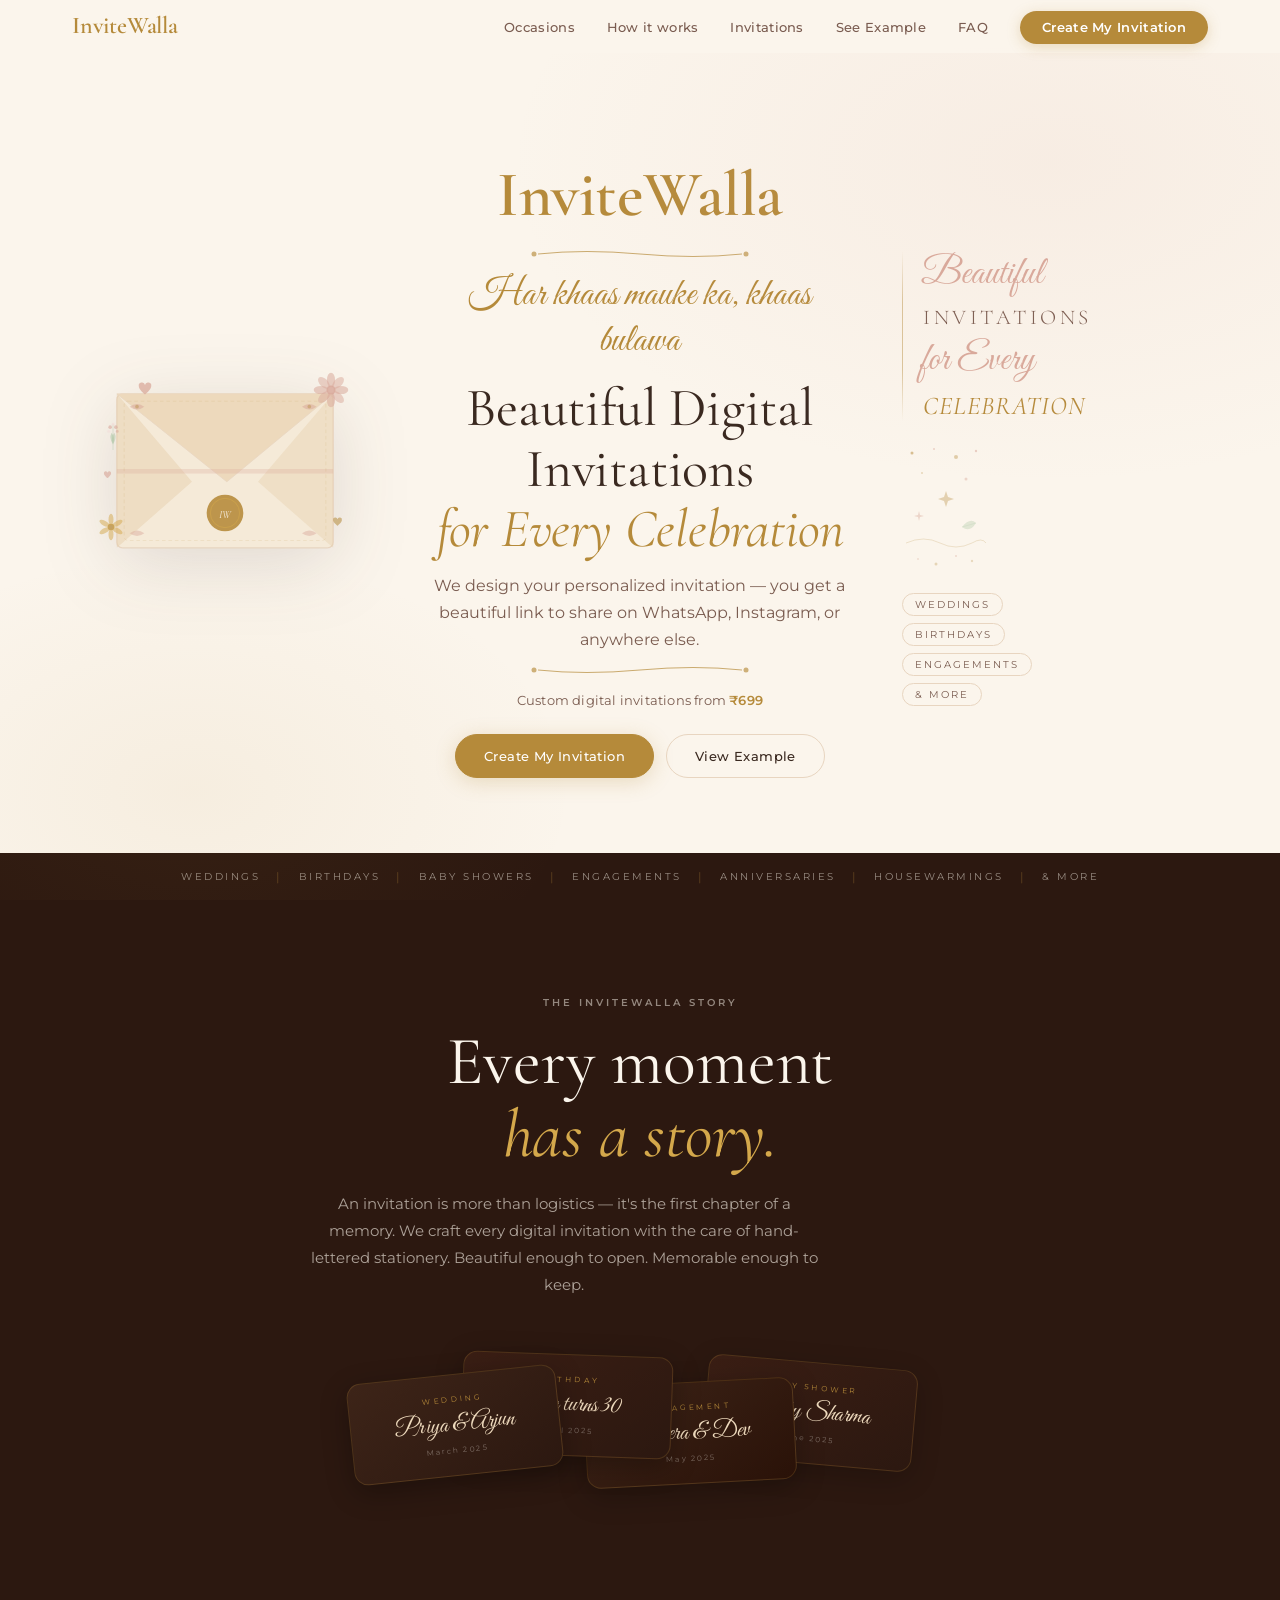
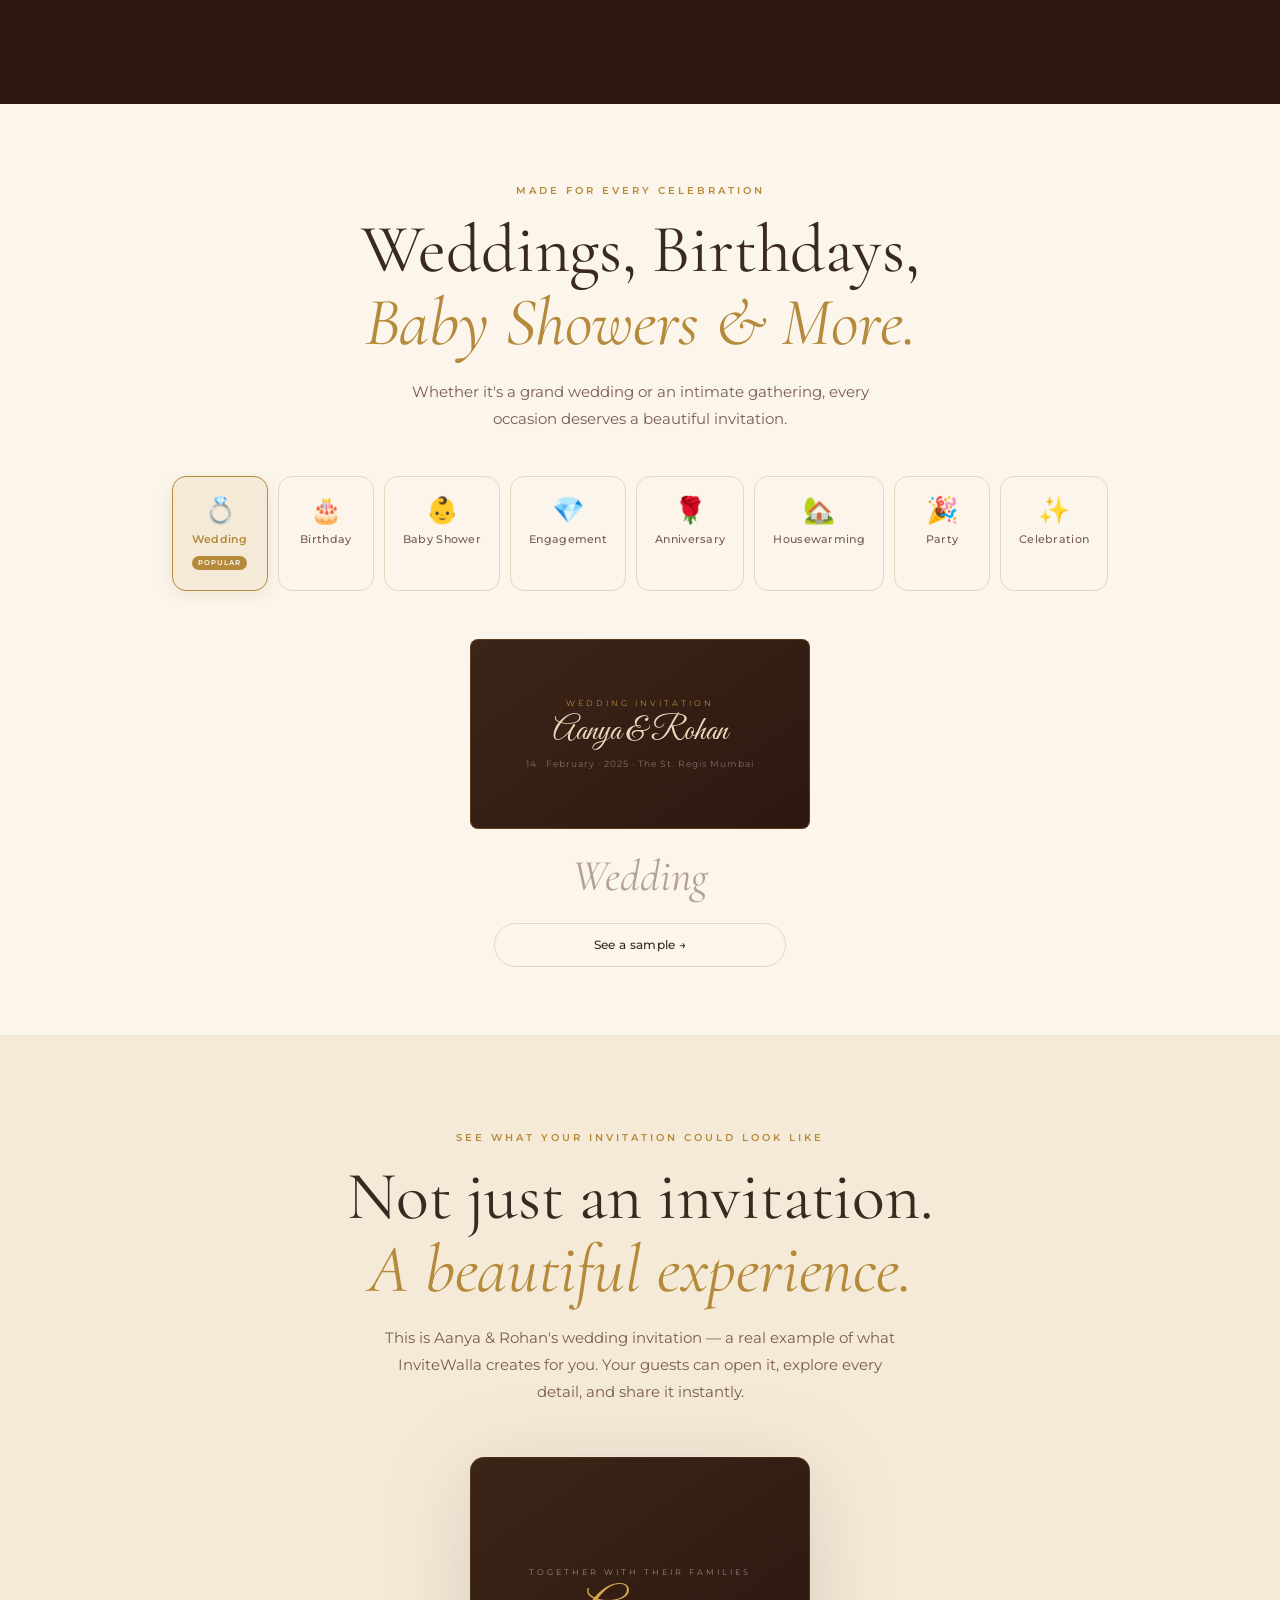
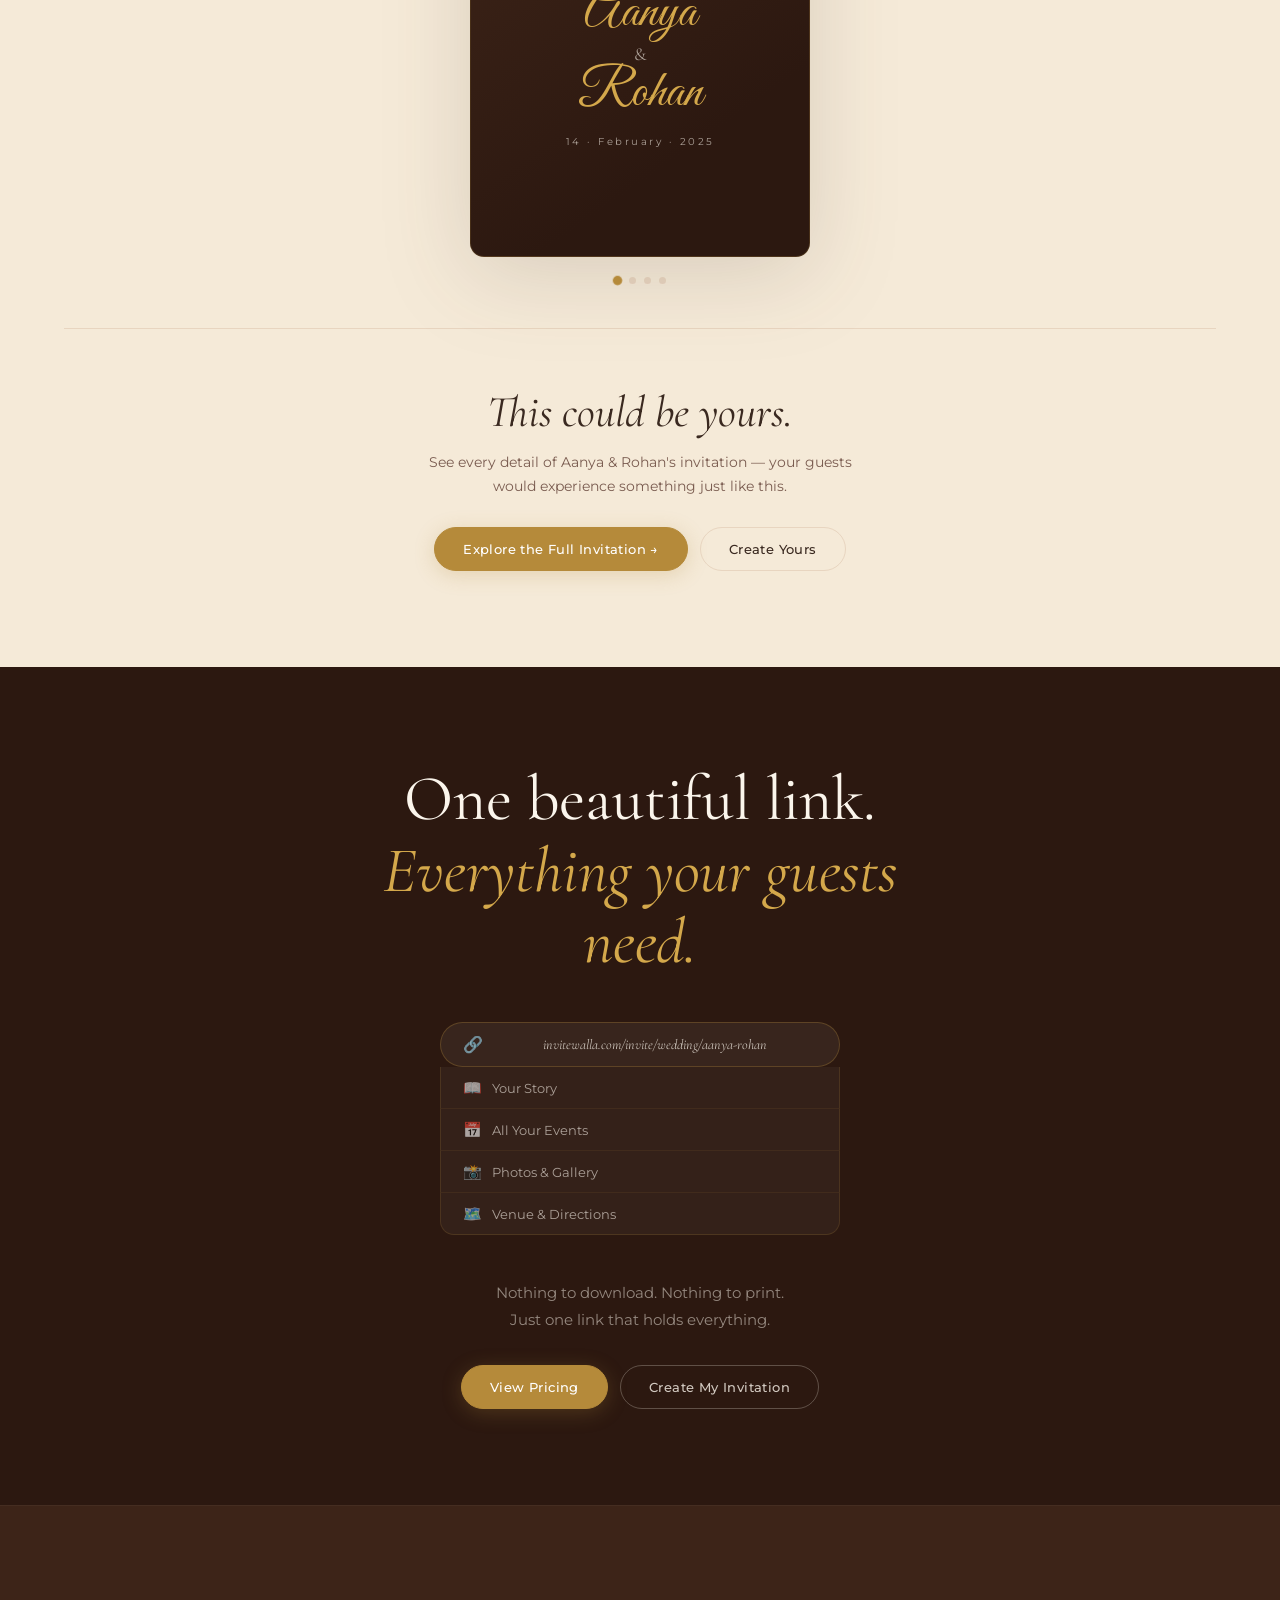
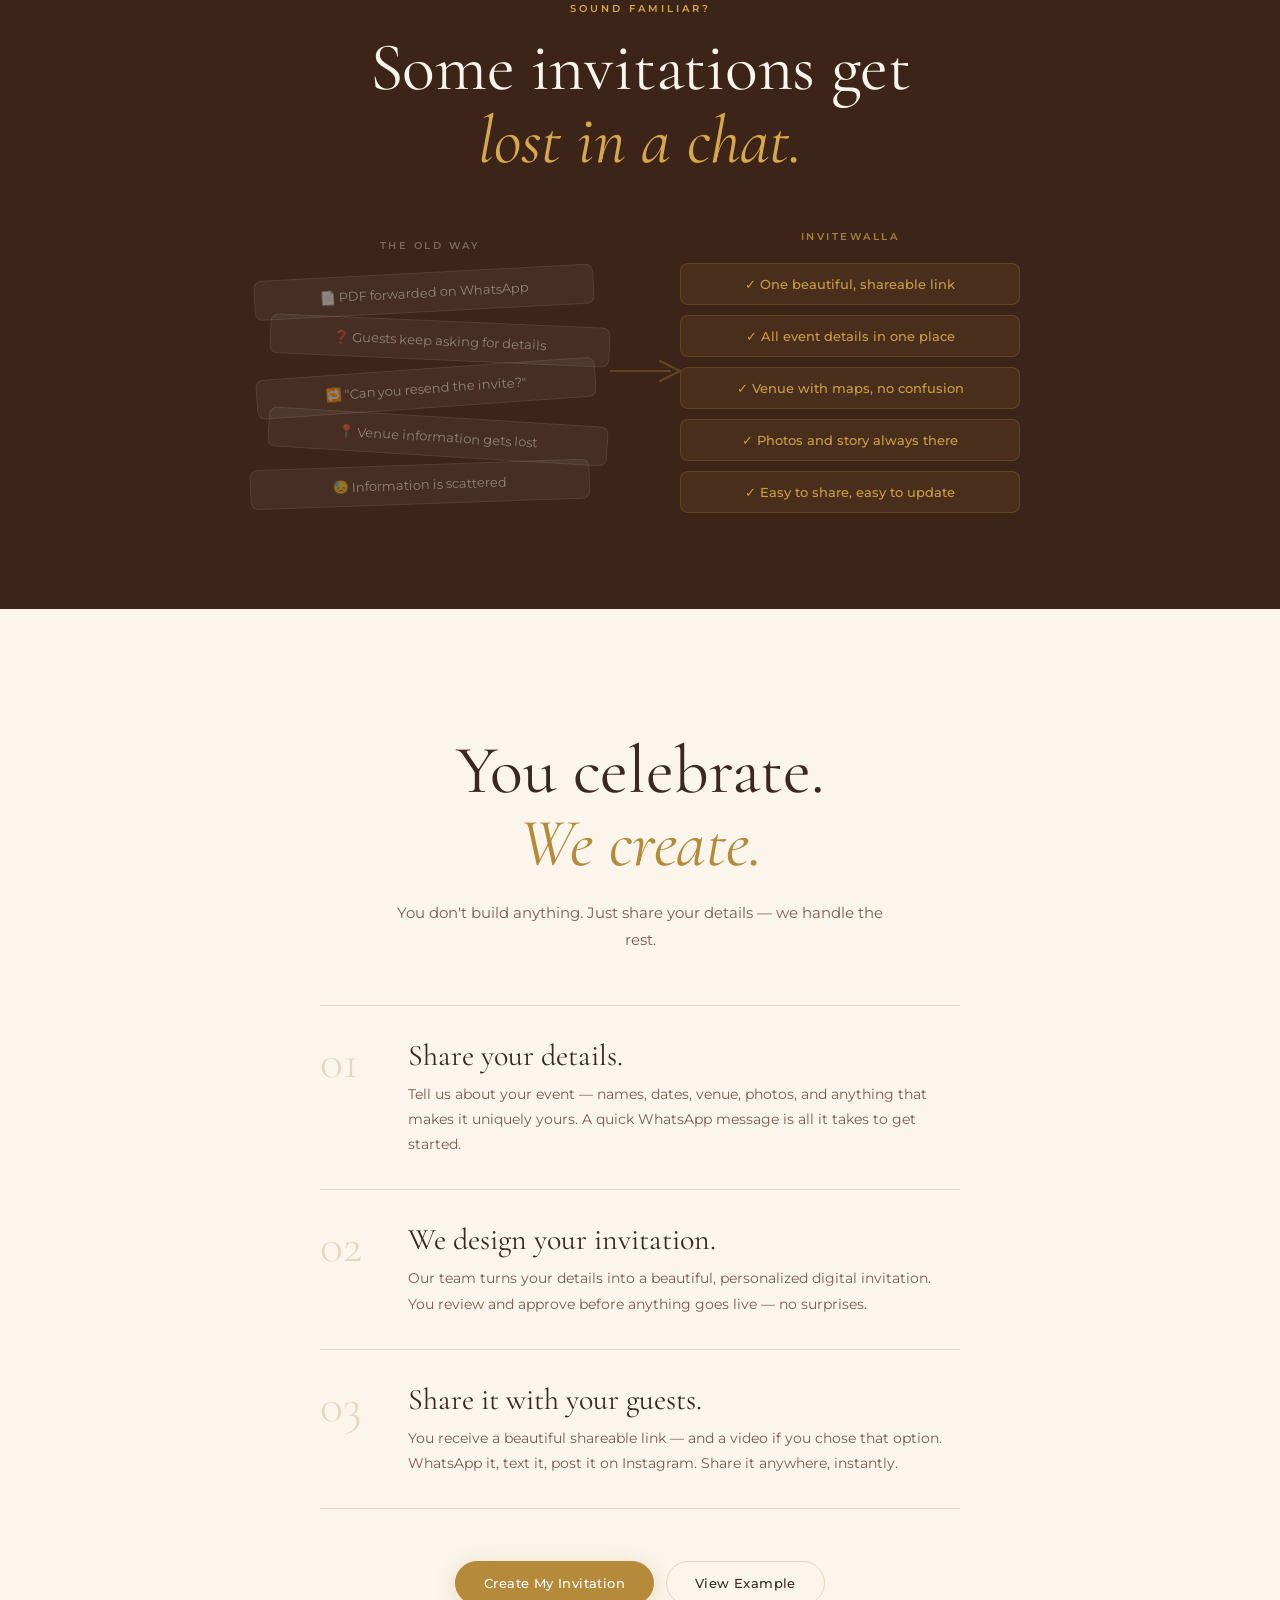
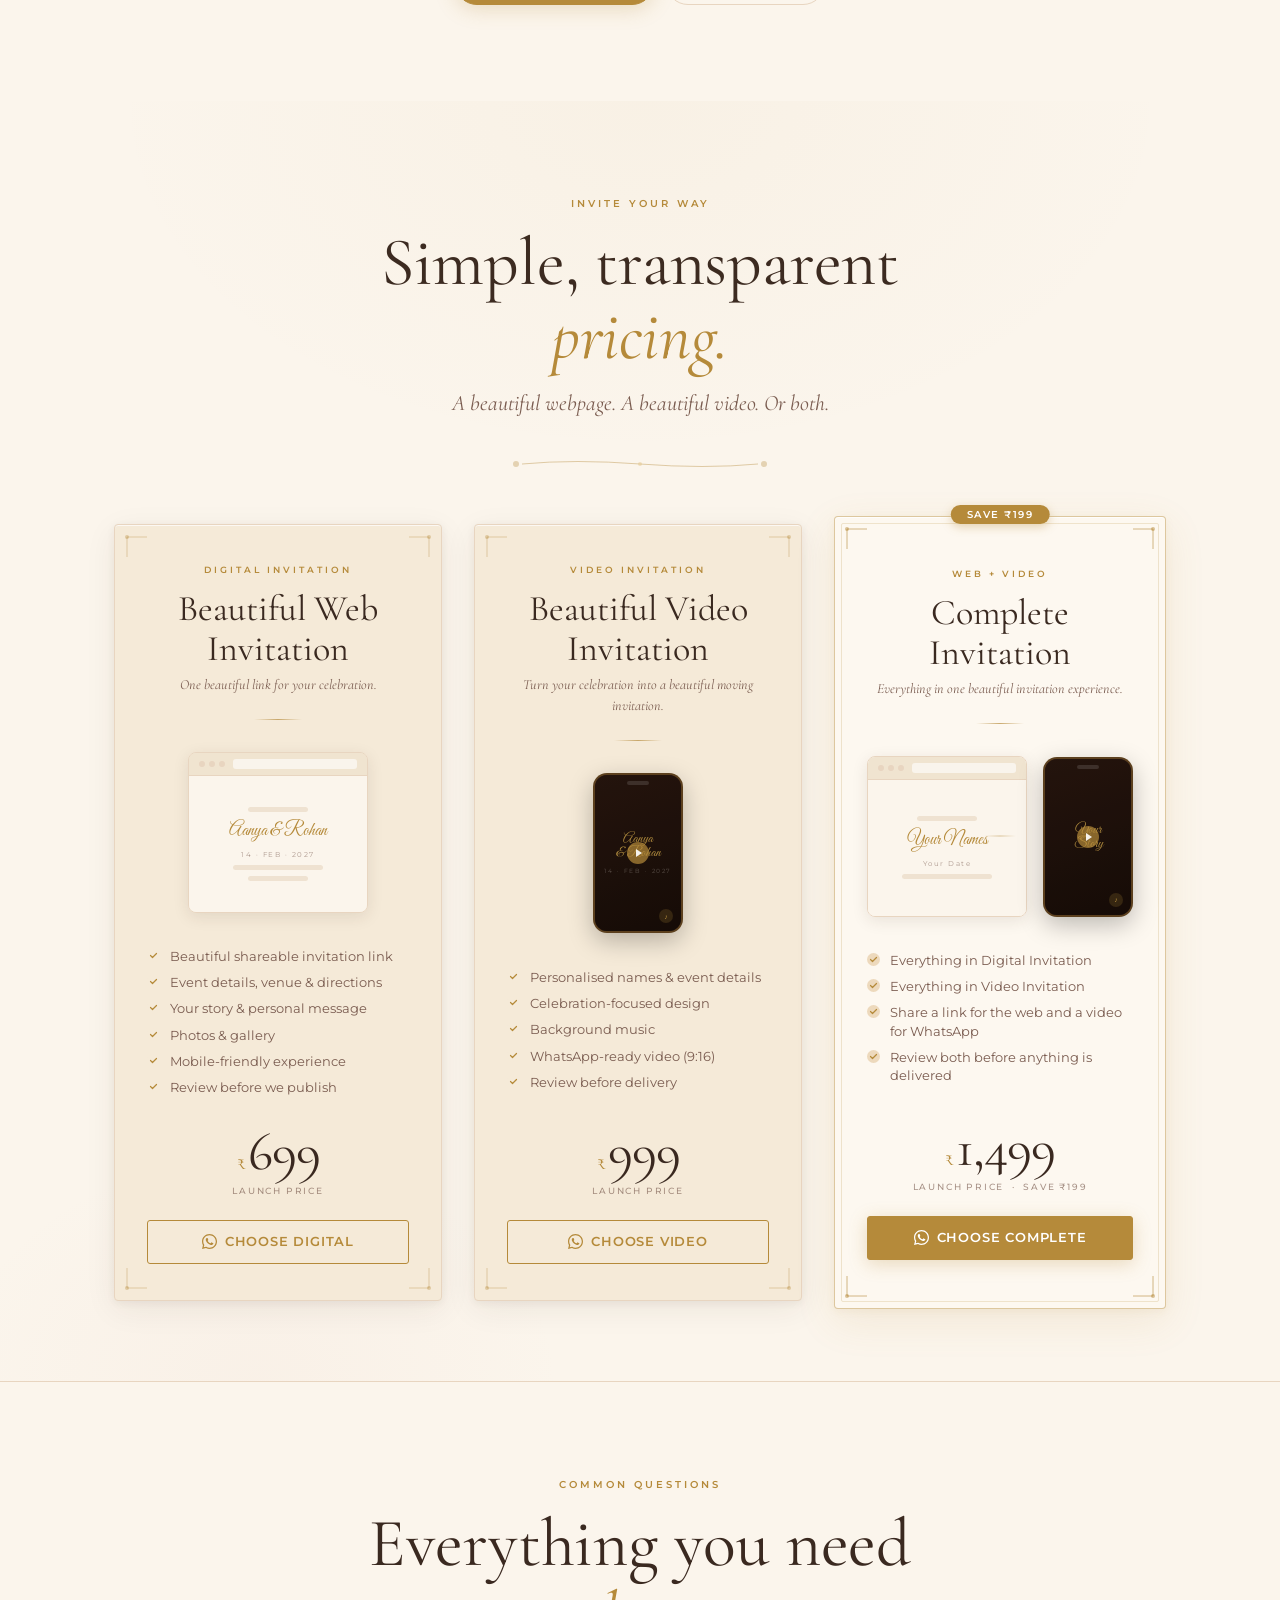
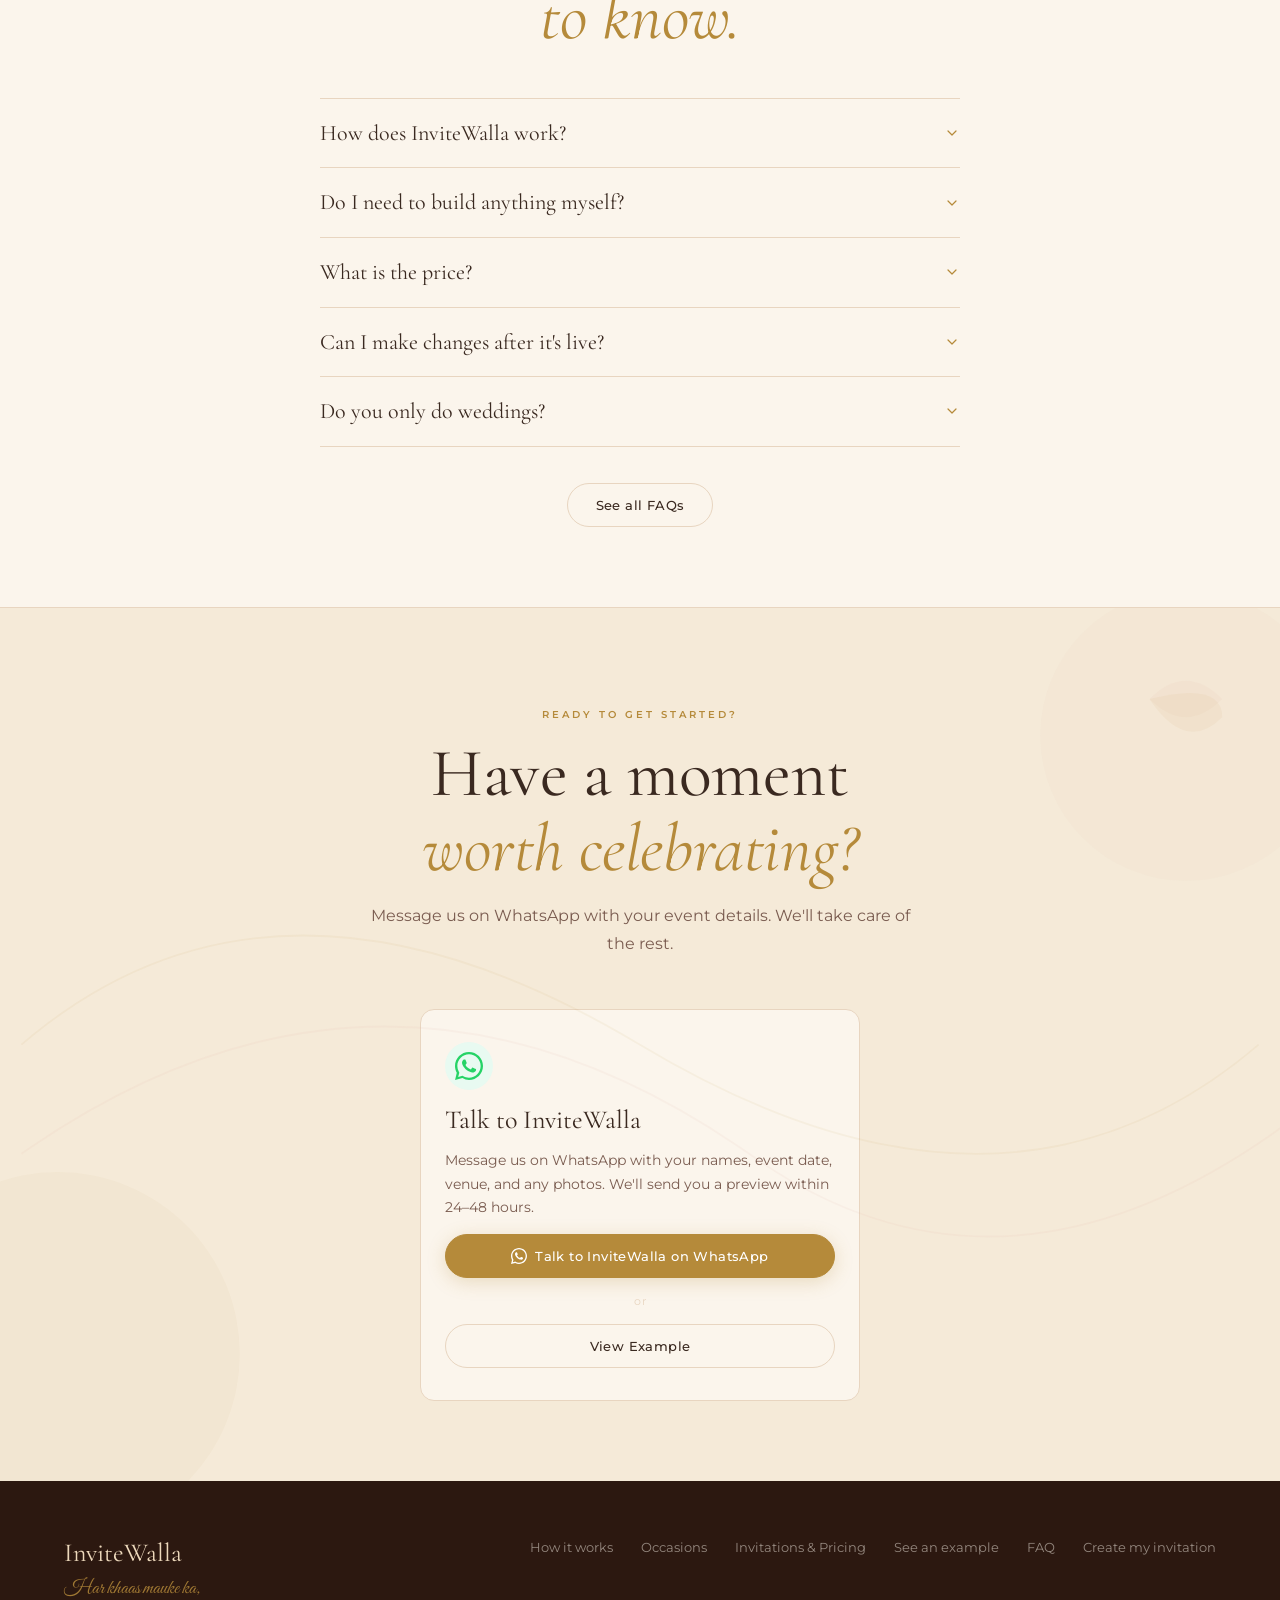
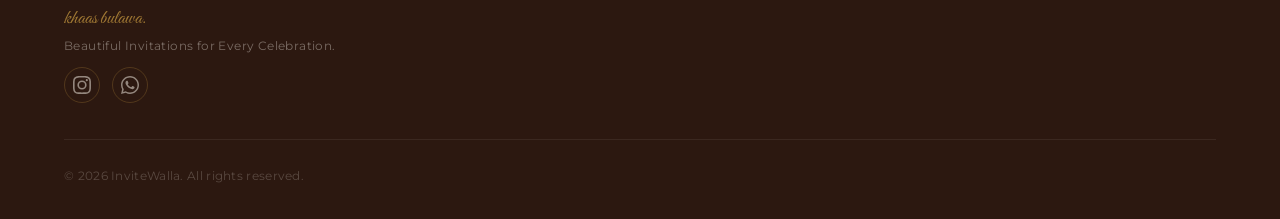
<file: index.html>
<!DOCTYPE html>
<html lang="en">
<head>
  <meta charset="UTF-8" />
  <meta name="viewport" content="width=device-width, initial-scale=1.0" />

  <!-- SEO -->
  <title>InviteWalla — Beautiful Digital Invitations from ₹699 | Weddings, Birthdays & More</title>
  <meta name="description" content="Beautiful custom digital invitations for weddings, birthdays, baby showers, engagements & more. We design it for you — you get a shareable link. From ₹699. Order on WhatsApp." />
  <meta name="keywords" content="digital wedding invitation, online wedding invitation India, custom wedding card online India, birthday invitation maker, baby shower e-invite, digital invitation online, e-invite India, wedding invitation link, video wedding invitation, digital invitation India" />
  <meta name="robots" content="index, follow" />
  <link rel="canonical" href="https://invitewalla.com/" />

  <!-- Open Graph -->
  <meta property="og:title" content="InviteWalla — Beautiful Digital Invitations from ₹699" />
  <meta property="og:description" content="Beautiful custom digital invitations for weddings, birthdays, baby showers & more. We design it for you — you get a shareable link. From ₹699." />
  <meta property="og:type" content="website" />
  <meta property="og:url" content="https://invitewalla.com/" />
  <meta property="og:image" content="https://invitewalla.com/images/banner.jpeg" />
  <meta property="og:image:alt" content="InviteWalla — Beautiful Digital Invitations for Every Celebration" />
  <meta property="og:site_name" content="InviteWalla" />
  <meta property="og:locale" content="en_IN" />

  <!-- Twitter / X Card -->
  <meta name="twitter:card" content="summary_large_image" />
  <meta name="twitter:title" content="InviteWalla — Beautiful Digital Invitations from ₹699" />
  <meta name="twitter:description" content="Beautiful custom digital invitations for weddings, birthdays, baby showers & more. We design it for you — you get a shareable link. From ₹699." />
  <meta name="twitter:image" content="https://invitewalla.com/images/banner.jpeg" />

  <!-- Favicon -->
  <link rel="icon" href="/images/logo.jpeg" type="image/jpeg" />

  <!-- Fonts -->
  <link rel="preconnect" href="https://fonts.googleapis.com">
  <link rel="preconnect" href="https://fonts.gstatic.com" crossorigin>
  <link
    href="https://fonts.googleapis.com/css2?family=Cormorant+Garamond:ital,wght@0,300;0,400;0,500;0,600;1,300;1,400;1,500;1,600&family=Great+Vibes&family=Montserrat:wght@300;400;500;600&display=swap&display=swap"
    rel="stylesheet"
  >

  <!-- Styles -->
  <link rel="stylesheet" href="css/marketing.css">
  <link rel="stylesheet" href="css/pricing.css">

  <!-- Structured Data -->
  <script type="application/ld+json">
  {
    "@context": "https://schema.org",
    "@type": "Organization",
    "name": "InviteWalla",
    "url": "https://invitewalla.com/",
    "logo": "https://invitewalla.com/images/logo.jpeg",
    "description": "InviteWalla creates custom digital and video invitations for weddings, birthdays, baby showers, engagements, anniversaries and housewarmings across India.",
    "areaServed": "IN",
    "priceRange": "₹₹",
    "sameAs": [
      "https://instagram.com/invitewalla"
    ],
    "contactPoint": {
      "@type": "ContactPoint",
      "contactType": "customer service",
      "availableLanguage": ["English", "Hindi"]
    }
  }
  </script>

  <script type="application/ld+json">
  {
    "@context": "https://schema.org",
    "@type": "WebSite",
    "name": "InviteWalla",
    "url": "https://invitewalla.com/",
    "potentialAction": {
      "@type": "SearchAction",
      "target": "https://invitewalla.com/?q={search_term_string}",
      "query-input": "required name=search_term_string"
    }
  }
  </script>

  <script type="application/ld+json">
  {
    "@context": "https://schema.org",
    "@type": "ItemList",
    "name": "Digital Invitation Services by InviteWalla",
    "itemListElement": [
      {
        "@type": "ListItem",
        "position": 1,
        "item": {
          "@type": "Service",
          "name": "Digital Wedding Invitation",
          "description": "Custom digital wedding invitation as a beautiful shareable web link. Includes couple story, event details, venue and photo gallery.",
          "provider": { "@type": "Organization", "name": "InviteWalla" },
          "areaServed": "IN",
          "offers": {
            "@type": "Offer",
            "price": "699",
            "priceCurrency": "INR",
            "availability": "https://schema.org/InStock"
          }
        }
      },
      {
        "@type": "ListItem",
        "position": 2,
        "item": {
          "@type": "Service",
          "name": "Video Wedding Invitation",
          "description": "Personalised video invitation for weddings and celebrations. WhatsApp-ready 9:16 video with names, event details and background music.",
          "provider": { "@type": "Organization", "name": "InviteWalla" },
          "areaServed": "IN",
          "offers": {
            "@type": "Offer",
            "price": "999",
            "priceCurrency": "INR",
            "availability": "https://schema.org/InStock"
          }
        }
      },
      {
        "@type": "ListItem",
        "position": 3,
        "item": {
          "@type": "Service",
          "name": "Complete Invitation — Web + Video",
          "description": "Both a digital web invitation link and a personalised video invitation for your celebration. Best value bundle.",
          "provider": { "@type": "Organization", "name": "InviteWalla" },
          "areaServed": "IN",
          "offers": {
            "@type": "Offer",
            "price": "1499",
            "priceCurrency": "INR",
            "availability": "https://schema.org/InStock"
          }
        }
      }
    ]
  }
  </script>

  <script type="application/ld+json">
  {
    "@context": "https://schema.org",
    "@type": "FAQPage",
    "mainEntity": [
      {
        "@type": "Question",
        "name": "How do I order a digital wedding invitation from InviteWalla?",
        "acceptedAnswer": {
          "@type": "Answer",
          "text": "Simply message us on WhatsApp with your names, event date, venue and any photos. We design your invitation and share a preview within 24–48 hours. You review and approve before anything goes live."
        }
      },
      {
        "@type": "Question",
        "name": "What is the price of a digital wedding invitation in India?",
        "acceptedAnswer": {
          "@type": "Answer",
          "text": "InviteWalla's digital web invitation starts at ₹699. A video invitation is ₹999, and the Complete bundle (web + video) is ₹1,499, saving you ₹199."
        }
      },
      {
        "@type": "Question",
        "name": "How long does it take to get my invitation?",
        "acceptedAnswer": {
          "@type": "Answer",
          "text": "We typically deliver a preview within 24–48 hours of receiving your details. Final delivery after your approval is usually the same day."
        }
      },
      {
        "@type": "Question",
        "name": "Do I need to build the invitation myself?",
        "acceptedAnswer": {
          "@type": "Answer",
          "text": "No. InviteWalla is a fully managed service. You share your details, we handle all the design and technical work, and you receive a finished invitation ready to share."
        }
      },
      {
        "@type": "Question",
        "name": "Can I get a digital invitation for birthdays and baby showers too?",
        "acceptedAnswer": {
          "@type": "Answer",
          "text": "Yes. InviteWalla creates custom digital invitations for weddings, birthdays, baby showers, engagements, anniversaries, housewarmings and any special occasion."
        }
      },
      {
        "@type": "Question",
        "name": "How do guests open the invitation?",
        "acceptedAnswer": {
          "@type": "Answer",
          "text": "You share one beautiful link — on WhatsApp, Instagram, email or SMS. Guests just tap it and the invitation opens in their browser. No app to download, nothing to install."
        }
      },
      {
        "@type": "Question",
        "name": "Can I make changes after the invitation is live?",
        "acceptedAnswer": {
          "@type": "Answer",
          "text": "Yes. If a venue or time changes, just message us and we'll update it. Since it's a link, all your guests automatically see the latest version — no need to resend anything."
        }
      },
      {
        "@type": "Question",
        "name": "Are there any hidden charges?",
        "acceptedAnswer": {
          "@type": "Answer",
          "text": "No. The price you see is the price you pay. No hosting fees, no per-guest fees, no surprises."
        }
      }
    ]
  }
  </script>

  <script type="application/ld+json">
  {
    "@context": "https://schema.org",
    "@type": "HowTo",
    "name": "How to get a digital invitation from InviteWalla",
    "description": "InviteWalla is a managed service. You share your details and we design a beautiful digital invitation for you.",
    "step": [
      {
        "@type": "HowToStep",
        "position": 1,
        "name": "Share your details",
        "text": "Message us on WhatsApp with your names, event date, venue, photos, and any details that make your celebration unique."
      },
      {
        "@type": "HowToStep",
        "position": 2,
        "name": "We design your invitation",
        "text": "Our team creates your personalized digital invitation. You receive a preview within 24–48 hours and approve it before anything goes live."
      },
      {
        "@type": "HowToStep",
        "position": 3,
        "name": "Share with your guests",
        "text": "You receive a beautiful shareable link. Send it on WhatsApp, post it on Instagram, or share it anywhere. Guests open it instantly in their browser."
      }
    ]
  }
  </script>
</head>

<body>

  <!-- =========================================================
       MAIN SITE
  ========================================================= -->

  <div class="iw-site iw-site--visible" id="iwSite">

    <!-- ── NAV (injected by js/shared.js) ───────────────── -->
    <div id="iwSharedNav"></div>


    <!-- ── HERO ────────────────────────────────────────────── -->

    <section class="iw-hero" id="hero" aria-labelledby="iw-hero-heading">

      <div class="iw-hero-inner">

        <!-- LEFT: Envelope illustration -->
        <div class="iw-hero-left" aria-hidden="true">
          <div class="iw-hero-envelope" id="iwHeroEnvelope">

            <svg class="iw-hero-env-svg" viewBox="0 0 240 172" fill="none" xmlns="http://www.w3.org/2000/svg">
              <rect x="2" y="2" width="236" height="168" rx="6" fill="#F5EAD8" stroke="#E8D5C0" stroke-width="1.5"/>
              <path d="M2 2 L122 98 L238 2 Z" fill="#EDD9BC" stroke="#E8D5C0" stroke-width="0.8"/>
              <path d="M2 170 L84 98 L2 2" fill="#E4CCA8" opacity="0.45"/>
              <path d="M238 170 L156 98 L238 2" fill="#E4CCA8" opacity="0.38"/>
              <circle cx="120" cy="132" r="20" fill="#B58A3A" opacity="0.88"/>
              <circle cx="120" cy="132" r="16" fill="none" stroke="#D4A84B" stroke-width="1" opacity="0.65"/>
              <text x="120" y="137" text-anchor="middle" font-family="Cormorant Garamond, serif" font-size="12" font-style="italic" fill="#FBF5EC" opacity="0.92">IW</text>
              <!-- Ribbon horizontal -->
              <rect x="2" y="84" width="236" height="5" fill="#D9A99B" opacity="0.3"/>
              <!-- Corner florals -->
              <path d="M16 16 Q24 10 32 16 Q24 22 16 16Z" fill="#D9A99B" opacity="0.55"/>
              <circle cx="24" cy="16" r="2" fill="#B58A3A" opacity="0.4"/>
              <path d="M204 16 Q212 10 220 16 Q212 22 204 16Z" fill="#D9A99B" opacity="0.55"/>
              <circle cx="212" cy="16" r="2" fill="#B58A3A" opacity="0.4"/>
              <path d="M16 154 Q24 148 32 154 Q24 160 16 154Z" fill="#D9A99B" opacity="0.45"/>
              <path d="M204 154 Q212 148 220 154 Q212 160 204 154Z" fill="#D9A99B" opacity="0.45"/>
              <!-- Dashed inner border -->
              <rect x="10" y="10" width="220" height="152" rx="4" fill="none" stroke="#B58A3A" stroke-width="0.5" stroke-dasharray="4 3" opacity="0.25"/>
            </svg>

            <!-- Florals around envelope -->
            <div class="iw-hero-florals">
              <svg class="hero-floral hero-floral-1" viewBox="0 0 44 44" fill="none" width="40" height="40">
                <circle cx="22" cy="22" r="5" fill="#D9A99B" opacity="0.85"/>
                <ellipse cx="22" cy="11" rx="4.5" ry="8" fill="#D9A99B" opacity="0.55" transform="rotate(0 22 22)"/>
                <ellipse cx="22" cy="11" rx="4.5" ry="8" fill="#D9A99B" opacity="0.5"  transform="rotate(45 22 22)"/>
                <ellipse cx="22" cy="11" rx="4.5" ry="8" fill="#D9A99B" opacity="0.55" transform="rotate(90 22 22)"/>
                <ellipse cx="22" cy="11" rx="4.5" ry="8" fill="#D9A99B" opacity="0.5"  transform="rotate(135 22 22)"/>
                <ellipse cx="22" cy="11" rx="4.5" ry="8" fill="#D9A99B" opacity="0.55" transform="rotate(180 22 22)"/>
                <ellipse cx="22" cy="11" rx="4.5" ry="8" fill="#D9A99B" opacity="0.5"  transform="rotate(225 22 22)"/>
                <ellipse cx="22" cy="11" rx="4.5" ry="8" fill="#D9A99B" opacity="0.55" transform="rotate(270 22 22)"/>
                <ellipse cx="22" cy="11" rx="4.5" ry="8" fill="#D9A99B" opacity="0.5"  transform="rotate(315 22 22)"/>
              </svg>
              <svg class="hero-floral hero-floral-2" viewBox="0 0 34 34" fill="none" width="28" height="28">
                <circle cx="17" cy="17" r="4" fill="#B58A3A" opacity="0.75"/>
                <ellipse cx="17" cy="8"  rx="3" ry="7" fill="#D4A84B" opacity="0.5" transform="rotate(0 17 17)"/>
                <ellipse cx="17" cy="8"  rx="3" ry="7" fill="#D4A84B" opacity="0.5" transform="rotate(60 17 17)"/>
                <ellipse cx="17" cy="8"  rx="3" ry="7" fill="#D4A84B" opacity="0.5" transform="rotate(120 17 17)"/>
                <ellipse cx="17" cy="8"  rx="3" ry="7" fill="#D4A84B" opacity="0.5" transform="rotate(180 17 17)"/>
                <ellipse cx="17" cy="8"  rx="3" ry="7" fill="#D4A84B" opacity="0.5" transform="rotate(240 17 17)"/>
                <ellipse cx="17" cy="8"  rx="3" ry="7" fill="#D4A84B" opacity="0.5" transform="rotate(300 17 17)"/>
              </svg>
              <!-- Baby's breath sprig -->
              <svg class="hero-floral hero-floral-3" viewBox="0 0 22 42" fill="none" width="16" height="30">
                <line x1="11" y1="42" x2="11" y2="6" stroke="#A8C4A0" stroke-width="0.9" opacity="0.55"/>
                <path d="M11 34 Q5 26 9 18 Q14 24 11 34Z" fill="#A8C4A0" opacity="0.5"/>
                <path d="M11 34 Q17 26 13 18 Q8 24 11 34Z" fill="#A8C4A0" opacity="0.45"/>
                <circle cx="7"  cy="10" r="2.5" fill="#D9A99B" opacity="0.6"/>
                <circle cx="11" cy="6"  r="2"   fill="#F2DDD8" opacity="0.7"/>
                <circle cx="15" cy="10" r="2.5" fill="#D9A99B" opacity="0.6"/>
                <circle cx="5"  cy="16" r="2"   fill="#F2DDD8" opacity="0.55"/>
                <circle cx="17" cy="16" r="2"   fill="#D9A99B" opacity="0.55"/>
              </svg>
            </div>

            <!-- Floating hearts -->
            <div class="iw-hero-hearts" aria-hidden="true">
              <svg class="hero-heart hero-heart-1" viewBox="0 0 20 18" width="16" height="14">
                <path d="M10 16 C10 16 2 10 2 5.5 A3.8 3.8 0 0 1 10 4 A3.8 3.8 0 0 1 18 5.5 C18 10 10 16 10 16Z" fill="#D9A99B" opacity="0.75"/>
              </svg>
              <svg class="hero-heart hero-heart-2" viewBox="0 0 20 18" width="11" height="10">
                <path d="M10 16 C10 16 2 10 2 5.5 A3.8 3.8 0 0 1 10 4 A3.8 3.8 0 0 1 18 5.5 C18 10 10 16 10 16Z" fill="#B58A3A" opacity="0.55"/>
              </svg>
              <svg class="hero-heart hero-heart-3" viewBox="0 0 20 18" width="9" height="8">
                <path d="M10 16 C10 16 2 10 2 5.5 A3.8 3.8 0 0 1 10 4 A3.8 3.8 0 0 1 18 5.5 C18 10 10 16 10 16Z" fill="#D9A99B" opacity="0.65"/>
              </svg>
            </div>

          </div>
        </div>

        <!-- CENTER: Brand identity -->
        <div class="iw-hero-center">

          <div class="iw-hero-logo-wrap iw-hero-anim iw-hero-anim--0">
            <p class="iw-hero-logo-text">InviteWalla</p>
          </div>

          <div class="iw-hero-gold-line iw-hero-anim iw-hero-anim--1" aria-hidden="true">
            <svg viewBox="0 0 220 14" fill="none" width="220" height="14" class="iw-gold-svg">
              <path class="iw-gold-path" d="M8 7 Q55 2 110 7 Q165 12 212 7" stroke="#B58A3A" stroke-width="1" fill="none" opacity="0.7"/>
              <circle cx="4"   cy="7" r="2.5" fill="#B58A3A" opacity="0.65"/>
              <circle cx="216" cy="7" r="2.5" fill="#B58A3A" opacity="0.65"/>
            </svg>
          </div>

          <p class="iw-hero-tagline iw-hero-anim iw-hero-anim--2">
            Har khaas mauke ka, khaas bulawa
          </p>

          <h1 class="iw-hero-heading iw-hero-anim iw-hero-anim--3" id="iw-hero-heading">
            Beautiful Digital Invitations<br>
            <em>for Every Celebration</em>
          </h1>
          <p class="iw-hero-sub iw-hero-anim iw-hero-anim--4">
            We design your personalized invitation — you get a beautiful link to share on WhatsApp, Instagram, or anywhere else.
          </p>
          <p class="iw-hero-occasions-seo iw-sr-only">
            Digital wedding invitations, birthday invitation cards, baby shower e-invites, engagement invitations and more — custom made online across India.
          </p>

          <div class="iw-hero-gold-line iw-hero-anim iw-hero-anim--5" aria-hidden="true">
            <svg viewBox="0 0 220 14" fill="none" width="220" height="14" class="iw-gold-svg">
              <path class="iw-gold-path" d="M8 7 Q55 12 110 7 Q165 2 212 7" stroke="#B58A3A" stroke-width="1" fill="none" opacity="0.7"/>
              <circle cx="4"   cy="7" r="2.5" fill="#B58A3A" opacity="0.65"/>
              <circle cx="216" cy="7" r="2.5" fill="#B58A3A" opacity="0.65"/>
            </svg>
          </div>

          <p class="iw-hero-price iw-hero-anim iw-hero-anim--5" aria-label="Custom digital invitations from 699 rupees">
            Custom digital invitations from <strong>₹699</strong>
          </p>

          <div class="iw-hero-actions iw-hero-anim iw-hero-anim--6">
            <a href="#enquire" class="iw-btn iw-btn-primary">Create My Invitation</a>
            <a href="invite/wedding/aanya-rohan/" class="iw-btn iw-btn-ghost">View Example</a>
          </div>

        </div>

        <!-- RIGHT: Handwritten accent text -->
        <div class="iw-hero-right" aria-hidden="true">

          <div class="iw-hero-script-wrap">
            <div class="iw-hero-vline"></div>
            <div class="iw-hero-script-content">
              <p class="iw-hero-script iw-hero-script--anim">Beautiful</p>
              <p class="iw-hero-script-serif">Invitations</p>
              <p class="iw-hero-script iw-hero-script--anim iw-hero-script--delay">for Every</p>
              <p class="iw-hero-script-serif iw-hero-script-serif--gold">Celebration</p>
            </div>
          </div>

          <!-- Decorative sparkles / dots -->
          <div class="iw-hero-dots">
            <svg viewBox="0 0 88 130" fill="none" width="88" height="130">
              <circle cx="10"  cy="10"  r="1.5" fill="#B58A3A" opacity="0.6"/>
              <circle cx="32"  cy="6"   r="1"   fill="#D9A99B" opacity="0.55"/>
              <circle cx="54"  cy="14"  r="2"   fill="#B58A3A" opacity="0.45"/>
              <circle cx="74"  cy="8"   r="1.2" fill="#D9A99B" opacity="0.6"/>
              <circle cx="20"  cy="30"  r="1"   fill="#B58A3A" opacity="0.35"/>
              <circle cx="64"  cy="36"  r="1.5" fill="#D9A99B" opacity="0.5"/>
              <!-- 4-point star -->
              <path d="M42 54 L44 48 L46 54 L52 56 L46 58 L44 64 L42 58 L36 56 Z" fill="#B58A3A" opacity="0.4"/>
              <!-- Tiny star -->
              <path d="M16 72 L17 68 L18 72 L22 73 L18 74 L17 78 L16 74 L12 73 Z" fill="#D9A99B" opacity="0.5"/>
              <!-- Leaf doodle -->
              <path d="M60 84 Q68 74 74 80 Q68 90 60 84Z" fill="#A8C4A0" opacity="0.38"/>
              <line x1="60" y1="84" x2="74" y2="80" stroke="#A8C4A0" stroke-width="0.8" opacity="0.28"/>
              <!-- Curly line -->
              <path d="M4 100 Q22 92 38 100 Q54 108 70 100 Q80 94 84 100" stroke="#B58A3A" stroke-width="0.8" fill="none" opacity="0.3"/>
              <!-- Bottom dots -->
              <circle cx="16"  cy="116" r="1"   fill="#D9A99B" opacity="0.4"/>
              <circle cx="34"  cy="121" r="1.5" fill="#B58A3A" opacity="0.35"/>
              <circle cx="54"  cy="113" r="1"   fill="#D9A99B" opacity="0.45"/>
              <circle cx="70"  cy="118" r="1.2" fill="#B58A3A" opacity="0.3"/>
            </svg>
          </div>

          <!-- Occasion badges -->
          <div class="iw-hero-badges">
            <span class="iw-hero-badge">Weddings</span>
            <span class="iw-hero-badge">Birthdays</span>
            <span class="iw-hero-badge">Engagements</span>
            <span class="iw-hero-badge">& More</span>
          </div>

        </div>

      </div>

      <!-- Occasion strip -->
      <div class="iw-hero-occasions" aria-label="Occasions InviteWalla serves">
        <ul class="iw-hero-occ-list" role="list">
          <li>Weddings</li>
          <li class="sep" aria-hidden="true">|</li>
          <li>Birthdays</li>
          <li class="sep" aria-hidden="true">|</li>
          <li>Baby Showers</li>
          <li class="sep" aria-hidden="true">|</li>
          <li>Engagements</li>
          <li class="sep" aria-hidden="true">|</li>
          <li>Anniversaries</li>
          <li class="sep" aria-hidden="true">|</li>
          <li>Housewarmings</li>
          <li class="sep" aria-hidden="true">|</li>
          <li>&amp; More</li>
        </ul>
      </div>

    </section>


    <!-- ── STORY SECTION ───────────────────────────────────── -->

    <section class="iw-story" id="story" aria-labelledby="iw-story-heading">

      <div class="iw-section-container">
        <p class="iw-eyebrow iw-eyebrow--light reveal">The InviteWalla story</p>
        <h2 class="iw-section-heading iw-section-heading--light reveal" id="iw-story-heading">
          Every moment<br><em>has a story.</em>
        </h2>
        <p class="iw-section-sub iw-section-sub--light reveal">
          An invitation is more than logistics — it's the first chapter of a memory.
          We craft every digital invitation with the care of hand-lettered stationery.
          Beautiful enough to open. Memorable enough to keep.
        </p>
      </div>

      <!-- Overlapping occasion cards -->
      <div class="iw-story-cards reveal" aria-label="Sample invitation cards for different occasions">
        <div class="iw-story-card iw-story-card--1">
          <div class="iw-story-card-inner">
            <p class="iw-story-card-label">Wedding</p>
            <p class="iw-story-card-names">Priya &amp; Arjun</p>
            <p class="iw-story-card-date">March 2025</p>
          </div>
        </div>
        <div class="iw-story-card iw-story-card--2">
          <div class="iw-story-card-inner">
            <p class="iw-story-card-label">Birthday</p>
            <p class="iw-story-card-names">Riya turns 30</p>
            <p class="iw-story-card-date">April 2025</p>
          </div>
        </div>
        <div class="iw-story-card iw-story-card--3">
          <div class="iw-story-card-inner">
            <p class="iw-story-card-label">Engagement</p>
            <p class="iw-story-card-names">Meera &amp; Dev</p>
            <p class="iw-story-card-date">May 2025</p>
          </div>
        </div>
        <div class="iw-story-card iw-story-card--4">
          <div class="iw-story-card-inner">
            <p class="iw-story-card-label">Baby Shower</p>
            <p class="iw-story-card-names">Baby Sharma</p>
            <p class="iw-story-card-date">June 2025</p>
          </div>
        </div>
      </div>

    </section>


    <!-- ── OCCASIONS ───────────────────────────────────────── -->

    <section class="iw-occasions" id="occasions" aria-labelledby="iw-occasions-heading">

      <div class="iw-section-container">
        <p class="iw-eyebrow reveal">Made for every celebration</p>
        <h2 class="iw-section-heading reveal" id="iw-occasions-heading">
          Weddings, Birthdays,<br><em>Baby Showers &amp; More.</em>
        </h2>
        <p class="iw-section-sub reveal" style="margin-inline: auto; text-align: center;">
          Whether it's a grand wedding or an intimate gathering, every occasion deserves a beautiful invitation.
        </p>
      </div>

      <div class="iw-occasions-track-wrap" role="list" aria-label="Occasions InviteWalla serves">
        <ul class="iw-occasions-track" id="iwOccasionsTrack">
          <li class="iw-occasion iw-occasion--active" data-label="Wedding"     data-card="wedding"     role="listitem" tabindex="0">
            <span class="iw-occ-icon" aria-hidden="true">💍</span>
            <span class="iw-occ-label">Wedding</span>
            <span class="iw-occ-popular" aria-label="Most popular">Popular</span>
          </li>
          <li class="iw-occasion" data-label="Birthday"    data-card="birthday"    role="listitem" tabindex="0">
            <span class="iw-occ-icon" aria-hidden="true">🎂</span>
            <span class="iw-occ-label">Birthday</span>
          </li>
          <li class="iw-occasion" data-label="Baby Shower" data-card="baby"        role="listitem" tabindex="0">
            <span class="iw-occ-icon" aria-hidden="true">👶</span>
            <span class="iw-occ-label">Baby Shower</span>
          </li>
          <li class="iw-occasion" data-label="Engagement"  data-card="engagement"  role="listitem" tabindex="0">
            <span class="iw-occ-icon" aria-hidden="true">💎</span>
            <span class="iw-occ-label">Engagement</span>
          </li>
          <li class="iw-occasion" data-label="Anniversary" data-card="anniversary" role="listitem" tabindex="0">
            <span class="iw-occ-icon" aria-hidden="true">🌹</span>
            <span class="iw-occ-label">Anniversary</span>
          </li>
          <li class="iw-occasion" data-label="Housewarming" data-card="housewarming" role="listitem" tabindex="0">
            <span class="iw-occ-icon" aria-hidden="true">🏡</span>
            <span class="iw-occ-label">Housewarming</span>
          </li>
          <li class="iw-occasion" data-label="Party"       data-card="party"       role="listitem" tabindex="0">
            <span class="iw-occ-icon" aria-hidden="true">🎉</span>
            <span class="iw-occ-label">Party</span>
          </li>
          <li class="iw-occasion" data-label="Celebration" data-card="celebration" role="listitem" tabindex="0">
            <span class="iw-occ-icon" aria-hidden="true">✨</span>
            <span class="iw-occ-label">Celebration</span>
          </li>
        </ul>
      </div>

      <!-- Occasion card preview -->
      <div class="iw-occasions-card-area" aria-live="polite">
        <div class="iw-occ-card iw-occ-card--active" id="occ-card-wedding"     data-occ="wedding">
          <div class="iw-occ-card-inner">
            <p class="iw-occ-card-label">Wedding Invitation</p>
            <p class="iw-occ-card-names">Aanya &amp; Rohan</p>
            <p class="iw-occ-card-detail">14 · February · 2025 · The St. Regis Mumbai</p>
          </div>
        </div>
        <div class="iw-occ-card" id="occ-card-birthday"    data-occ="birthday">
          <div class="iw-occ-card-inner iw-occ-card-inner--birthday">
            <p class="iw-occ-card-label">Birthday Invitation</p>
            <p class="iw-occ-card-names">Riya turns 30</p>
            <p class="iw-occ-card-detail">April 2025 · Taj Mahal Palace, Mumbai</p>
          </div>
        </div>
        <div class="iw-occ-card" id="occ-card-baby"        data-occ="baby">
          <div class="iw-occ-card-inner iw-occ-card-inner--baby">
            <p class="iw-occ-card-label">Baby Shower</p>
            <p class="iw-occ-card-names">Baby Sharma</p>
            <p class="iw-occ-card-detail">June 2025 · ITC Grand Bharat</p>
          </div>
        </div>
        <div class="iw-occ-card" id="occ-card-engagement"  data-occ="engagement">
          <div class="iw-occ-card-inner iw-occ-card-inner--engagement">
            <p class="iw-occ-card-label">Engagement</p>
            <p class="iw-occ-card-names">Meera &amp; Dev</p>
            <p class="iw-occ-card-detail">May 2025 · The Leela Palace, Delhi</p>
          </div>
        </div>
        <div class="iw-occ-card" id="occ-card-anniversary" data-occ="anniversary">
          <div class="iw-occ-card-inner iw-occ-card-inner--anniversary">
            <p class="iw-occ-card-label">Anniversary</p>
            <p class="iw-occ-card-names">25 Years Together</p>
            <p class="iw-occ-card-detail">December 2025 · Grand Hyatt, Chennai</p>
          </div>
        </div>
        <div class="iw-occ-card" id="occ-card-housewarming" data-occ="housewarming">
          <div class="iw-occ-card-inner iw-occ-card-inner--housewarming">
            <p class="iw-occ-card-label">Housewarming</p>
            <p class="iw-occ-card-names">The Patel Family</p>
            <p class="iw-occ-card-detail">September 2025 · Pune</p>
          </div>
        </div>
        <div class="iw-occ-card" id="occ-card-party"       data-occ="party">
          <div class="iw-occ-card-inner iw-occ-card-inner--party">
            <p class="iw-occ-card-label">Party</p>
            <p class="iw-occ-card-names">New Year's Gala</p>
            <p class="iw-occ-card-detail">31 Dec 2025 · Bandra Rooftop</p>
          </div>
        </div>
        <div class="iw-occ-card" id="occ-card-celebration" data-occ="celebration">
          <div class="iw-occ-card-inner iw-occ-card-inner--celebration">
            <p class="iw-occ-card-label">Celebration</p>
            <p class="iw-occ-card-names">Your Special Moment</p>
            <p class="iw-occ-card-detail">Any occasion · Anywhere in India</p>
          </div>
        </div>
      </div>

      <div class="iw-occasions-active-label" aria-live="polite">
        <span id="iwActiveOccLabel">Wedding</span>
      </div>

      <div class="iw-occasions-sample-cta">
        <a href="invite/wedding/aanya-rohan/" class="iw-btn iw-btn-ghost iw-btn--sm" id="iwOccSampleLink" aria-label="See a sample Wedding invitation">
          See a sample →
        </a>
      </div>

    </section>


    <!-- ── SHOWCASE ────────────────────────────────────────── -->

    <section class="iw-showcase" id="showcase" aria-labelledby="iw-showcase-heading">

      <div class="iw-section-container">

        <p class="iw-eyebrow reveal">See what your invitation could look like</p>
        <h2 class="iw-section-heading reveal" id="iw-showcase-heading">
          Not just an invitation.<br><em>A beautiful experience.</em>
        </h2>
        <p class="iw-section-sub reveal">
          This is Aanya &amp; Rohan's wedding invitation — a real example of what InviteWalla creates for you. Your guests can open it, explore every detail, and share it instantly.
        </p>

        <div class="iw-demo-wrap" id="iwDemoWrap">
          <div class="iw-demo-sticky">

            <div class="iw-demo-card-stack" id="iwDemoStack" aria-hidden="true">

              <div class="iw-demo-layer iw-demo-card-cover" id="iwDemoCardCover">
                <p class="idcc-small">Together with their families</p>
                <p class="idcc-name">Aanya</p>
                <p class="idcc-amp">&amp;</p>
                <p class="idcc-name">Rohan</p>
                <p class="idcc-date">14 · February · 2025</p>
              </div>

              <div class="iw-demo-layer iw-demo-story" id="iwDemoStory">
                <p class="ids-label">Their Story</p>
                <p class="ids-text">It started with a chance meeting at a friend's rooftop in Mumbai — one conversation that somehow never ended.</p>
                <p class="ids-text">Now, after three years of adventures, late-night drives and a thousand little moments, they're ready to begin the greatest chapter yet.</p>
              </div>

              <div class="iw-demo-layer iw-demo-events" id="iwDemoEvents">
                <p class="ide-label">The Events</p>
                <div class="ide-event">
                  <span class="ide-icon">🌸</span>
                  <div>
                    <p class="ide-title">Mehendi &amp; Sangeet</p>
                    <p class="ide-detail">13 Feb · 6:00 PM</p>
                  </div>
                </div>
                <div class="ide-event">
                  <span class="ide-icon">💍</span>
                  <div>
                    <p class="ide-title">Wedding Ceremony</p>
                    <p class="ide-detail">14 Feb · 11:00 AM</p>
                  </div>
                </div>
                <div class="ide-event">
                  <span class="ide-icon">✨</span>
                  <div>
                    <p class="ide-title">Reception</p>
                    <p class="ide-detail">14 Feb · 7:00 PM</p>
                  </div>
                </div>
              </div>

              <div class="iw-demo-layer iw-demo-venue" id="iwDemoVenue">
                <p class="idv-label">Venue</p>
                <p class="idv-name">The St. Regis Mumbai</p>
                <p class="idv-address">462 Senapati Bapat Marg<br>Lower Parel, Mumbai</p>
                <div class="idv-map-placeholder" aria-hidden="true">
                  <svg viewBox="0 0 200 90" fill="none">
                    <rect width="200" height="90" fill="#F5EAD8" rx="8"/>
                    <circle cx="100" cy="45" r="8" fill="#B58A3A" opacity=".75"/>
                    <circle cx="100" cy="45" r="16" stroke="#B58A3A" stroke-width="1.5" opacity=".3"/>
                    <path d="M60 45 Q80 30 100 45 Q120 60 140 45" stroke="#D9A99B" stroke-width="1" opacity=".5" fill="none"/>
                  </svg>
                </div>
              </div>

            </div>

            <div class="iw-demo-progress" aria-hidden="true">
              <button class="iw-demo-pip iw-demo-pip--active" aria-label="Card cover"></button>
              <button class="iw-demo-pip" aria-label="Their story"></button>
              <button class="iw-demo-pip" aria-label="Events"></button>
              <button class="iw-demo-pip" aria-label="Venue"></button>
            </div>

          </div>
        </div>

        <div class="iw-showcase-end reveal">
          <p class="iw-showcase-end-text">This could be yours.</p>
          <p class="iw-showcase-end-sub">See every detail of Aanya &amp; Rohan's invitation — your guests would experience something just like this.</p>
          <div class="iw-showcase-end-actions">
            <a href="invite/wedding/aanya-rohan/" class="iw-btn iw-btn-primary">
              Explore the Full Invitation →
            </a>
            <a href="#enquire" class="iw-btn iw-btn-ghost">Create Yours</a>
          </div>
        </div>

      </div>

    </section>


    <!-- ── ONE LINK ─────────────────────────────────────────── -->

    <section class="iw-onelink" id="one-link" aria-labelledby="iw-onelink-heading">
      <div class="iw-section-container">

        <h2 class="iw-onelink-heading reveal" id="iw-onelink-heading">
          One beautiful link.<br>
          <em>Everything your guests need.</em>
        </h2>

        <div class="iw-onelink-visual reveal" aria-hidden="true">
          <div class="iw-link-pill" id="iwLinkPill">
            <span class="iw-link-icon">🔗</span>
            <span class="iw-link-text">invitewalla.com/invite/wedding/aanya-rohan</span>
          </div>
          <div class="iw-link-expands" id="iwLinkExpands">
            <div class="iw-link-item" style="--i:0"><span class="iw-li-icon">📖</span> Your Story</div>
            <div class="iw-link-item" style="--i:1"><span class="iw-li-icon">📅</span> All Your Events</div>
            <div class="iw-link-item" style="--i:2"><span class="iw-li-icon">📸</span> Photos &amp; Gallery</div>
            <div class="iw-link-item" style="--i:3"><span class="iw-li-icon">🗺️</span> Venue &amp; Directions</div>
          </div>
        </div>

        <p class="iw-onelink-sub reveal">
          Nothing to download. Nothing to print.<br>
          Just one link that holds everything.
        </p>

        <div class="iw-onelink-cta reveal">
          <a href="#pricing" class="iw-btn iw-btn-primary">View Pricing</a>
          <a href="#enquire" class="iw-btn iw-btn-ghost iw-btn--ghost-light">Create My Invitation</a>
        </div>

      </div>
    </section>


    <!-- ── COMPARE ─────────────────────────────────────────── -->

    <section class="iw-compare" id="compare" aria-labelledby="iw-compare-heading">
      <div class="iw-section-container">

        <p class="iw-eyebrow iw-eyebrow--gold reveal">Sound familiar?</p>
        <h2 class="iw-section-heading iw-section-heading--light reveal" id="iw-compare-heading">
          Some invitations get<br><em>lost in a chat.</em>
        </h2>

        <div class="iw-compare-layout">

          <div class="iw-compare-old reveal">
            <p class="iw-compare-label">The old way</p>
            <div class="iw-compare-mess">
              <div class="iw-mess-item" style="--r:-3deg;  --x:-6px">📄 PDF forwarded on WhatsApp</div>
              <div class="iw-mess-item" style="--r: 2.5deg; --x:10px">❓ Guests keep asking for details</div>
              <div class="iw-mess-item" style="--r:-4deg;  --x:-4px">🔁 "Can you resend the invite?"</div>
              <div class="iw-mess-item" style="--r: 3.5deg; --x: 8px">📍 Venue information gets lost</div>
              <div class="iw-mess-item" style="--r:-2deg;  --x:-10px">😓 Information is scattered</div>
            </div>
          </div>

          <div class="iw-compare-arrow" aria-hidden="true">
            <svg viewBox="0 0 40 80" fill="none">
              <path d="M20 0 L20 60 M10 50 L20 70 L30 50" stroke="currentColor" stroke-width="2" stroke-linecap="round" stroke-linejoin="round"/>
            </svg>
          </div>

          <div class="iw-compare-new reveal">
            <p class="iw-compare-label iw-compare-label--new">InviteWalla</p>
            <div class="iw-compare-clean">
              <div class="iw-clean-item">✓ One beautiful, shareable link</div>
              <div class="iw-clean-item">✓ All event details in one place</div>
              <div class="iw-clean-item">✓ Venue with maps, no confusion</div>
              <div class="iw-clean-item">✓ Photos and story always there</div>
              <div class="iw-clean-item">✓ Easy to share, easy to update</div>
            </div>
          </div>

        </div>

      </div>
    </section>


    <!-- ── HOW IT WORKS ─────────────────────────────────────── -->

    <section class="iw-how" id="how-it-works" aria-labelledby="iw-how-heading">
      <div class="iw-section-container">

        <p class="iw-eyebrow reveal">Simple by design</p>
        <h2 class="iw-section-heading reveal" id="iw-how-heading">
          You celebrate.<br><em>We create.</em>
        </h2>
        <p class="iw-section-sub reveal" style="margin-inline: auto; text-align: center;">
          You don't build anything. Just share your details — we handle the rest.
        </p>

        <ol class="iw-steps" role="list">
          <li class="iw-step reveal">
            <div class="iw-step-num" aria-hidden="true">01</div>
            <div class="iw-step-body">
              <h3 class="iw-step-title">Share your details.</h3>
              <p class="iw-step-desc">Tell us about your event — names, dates, venue, photos, and anything that makes it uniquely yours. A quick WhatsApp message is all it takes to get started.</p>
            </div>
          </li>
          <li class="iw-step reveal">
            <div class="iw-step-num" aria-hidden="true">02</div>
            <div class="iw-step-body">
              <h3 class="iw-step-title">We design your invitation.</h3>
              <p class="iw-step-desc">Our team turns your details into a beautiful, personalized digital invitation. You review and approve before anything goes live — no surprises.</p>
            </div>
          </li>
          <li class="iw-step reveal">
            <div class="iw-step-num" aria-hidden="true">03</div>
            <div class="iw-step-body">
              <h3 class="iw-step-title">Share it with your guests.</h3>
              <p class="iw-step-desc">You receive a beautiful shareable link — and a video if you chose that option. WhatsApp it, text it, post it on Instagram. Share it anywhere, instantly.</p>
            </div>
          </li>
        </ol>

        <div class="iw-how-cta reveal">
          <a href="#enquire" class="iw-btn iw-btn-primary">Create My Invitation</a>
          <a href="invite/wedding/aanya-rohan/" class="iw-btn iw-btn-ghost">View Example</a>
        </div>

      </div>
    </section>


    <!-- ── PRICING / PRODUCTS ───────────────────────────────── -->

    <section class="iw-pricing" id="pricing" aria-labelledby="iw-pricing-heading">
      <div class="iw-section-container">

        <p class="iw-eyebrow reveal">Invite your way</p>
        <h2 class="iw-section-heading reveal" id="iw-pricing-heading">
          Simple, transparent<br><em>pricing.</em>
        </h2>
        <p class="iw-pricing-sub reveal">
          A beautiful webpage. A beautiful video. Or both.
        </p>

        <!-- Gold divider -->
        <div class="iw-pricing-divider reveal" aria-hidden="true">
          <svg viewBox="0 0 260 16" fill="none" width="260" height="16">
            <path d="M12 8 Q65 3 130 8 Q195 13 248 8" stroke="#B58A3A" stroke-width="0.9" fill="none" opacity="0.7"/>
            <circle cx="6"   cy="8" r="3" fill="#B58A3A" opacity="0.5"/>
            <circle cx="254" cy="8" r="3" fill="#B58A3A" opacity="0.5"/>
            <circle cx="130" cy="8" r="2" fill="#D4A84B" opacity="0.45"/>
          </svg>
        </div>

        <div class="iw-pricing-grid">

          <!-- ── DIGITAL INVITATION ── -->
          <article class="iw-price-card" aria-label="Digital Invitation — ₹699">

            <!-- Corner ornaments -->
            <svg class="iw-price-card-corner iw-price-card-corner--tl" viewBox="0 0 24 24" fill="none" aria-hidden="true">
              <path d="M2 22 L2 2 L22 2" stroke="#B58A3A" stroke-width="0.8" opacity="0.45"/>
              <circle cx="2" cy="2" r="2" fill="#B58A3A" opacity="0.35"/>
            </svg>
            <svg class="iw-price-card-corner iw-price-card-corner--tr" viewBox="0 0 24 24" fill="none" aria-hidden="true">
              <path d="M2 22 L2 2 L22 2" stroke="#B58A3A" stroke-width="0.8" opacity="0.45"/>
              <circle cx="2" cy="2" r="2" fill="#B58A3A" opacity="0.35"/>
            </svg>
            <svg class="iw-price-card-corner iw-price-card-corner--bl" viewBox="0 0 24 24" fill="none" aria-hidden="true">
              <path d="M2 22 L2 2 L22 2" stroke="#B58A3A" stroke-width="0.8" opacity="0.45"/>
              <circle cx="2" cy="2" r="2" fill="#B58A3A" opacity="0.35"/>
            </svg>
            <svg class="iw-price-card-corner iw-price-card-corner--br" viewBox="0 0 24 24" fill="none" aria-hidden="true">
              <path d="M2 22 L2 2 L22 2" stroke="#B58A3A" stroke-width="0.8" opacity="0.45"/>
              <circle cx="2" cy="2" r="2" fill="#B58A3A" opacity="0.35"/>
            </svg>

            <span class="iw-price-eyebrow">Digital Invitation</span>

            <h3 class="iw-price-name">Beautiful Web<br>Invitation</h3>
            <p class="iw-price-tagline">One beautiful link for your celebration.</p>

            <div class="iw-price-rule" aria-hidden="true"></div>

            <!-- Web preview mockup -->
            <div class="iw-price-visual" aria-hidden="true">
              <div class="iw-price-web-preview">
                <div class="iw-price-web-preview-bar">
                  <div class="iw-price-web-preview-dot"></div>
                  <div class="iw-price-web-preview-dot"></div>
                  <div class="iw-price-web-preview-dot"></div>
                  <div class="iw-price-web-preview-url"></div>
                </div>
                <div class="iw-price-web-preview-body">
                  <div class="iw-price-web-preview-line iw-price-web-preview-line--sm"></div>
                  <p class="iw-price-web-preview-name">Aanya &amp; Rohan</p>
                  <p class="iw-price-web-preview-date">14 · FEB · 2027</p>
                  <div class="iw-price-web-preview-line iw-price-web-preview-line--md"></div>
                  <div class="iw-price-web-preview-line iw-price-web-preview-line--sm"></div>
                </div>
              </div>
            </div>

            <ul class="iw-price-features">
              <li class="iw-price-feature">
                <span class="iw-price-feature-check" aria-hidden="true">
                  <svg width="13" height="13" viewBox="0 0 13 13" fill="none"><circle cx="6.5" cy="6.5" r="6.5" fill="#F5EAD8"/><path d="M3.5 6.5 L5.5 8.5 L9.5 4.5" stroke="#B58A3A" stroke-width="1.2" stroke-linecap="round" stroke-linejoin="round"/></svg>
                </span>
                Beautiful shareable invitation link
              </li>
              <li class="iw-price-feature">
                <span class="iw-price-feature-check" aria-hidden="true">
                  <svg width="13" height="13" viewBox="0 0 13 13" fill="none"><circle cx="6.5" cy="6.5" r="6.5" fill="#F5EAD8"/><path d="M3.5 6.5 L5.5 8.5 L9.5 4.5" stroke="#B58A3A" stroke-width="1.2" stroke-linecap="round" stroke-linejoin="round"/></svg>
                </span>
                Event details, venue &amp; directions
              </li>
              <li class="iw-price-feature">
                <span class="iw-price-feature-check" aria-hidden="true">
                  <svg width="13" height="13" viewBox="0 0 13 13" fill="none"><circle cx="6.5" cy="6.5" r="6.5" fill="#F5EAD8"/><path d="M3.5 6.5 L5.5 8.5 L9.5 4.5" stroke="#B58A3A" stroke-width="1.2" stroke-linecap="round" stroke-linejoin="round"/></svg>
                </span>
                Your story &amp; personal message
              </li>
              <li class="iw-price-feature">
                <span class="iw-price-feature-check" aria-hidden="true">
                  <svg width="13" height="13" viewBox="0 0 13 13" fill="none"><circle cx="6.5" cy="6.5" r="6.5" fill="#F5EAD8"/><path d="M3.5 6.5 L5.5 8.5 L9.5 4.5" stroke="#B58A3A" stroke-width="1.2" stroke-linecap="round" stroke-linejoin="round"/></svg>
                </span>
                Photos &amp; gallery
              </li>
              <li class="iw-price-feature">
                <span class="iw-price-feature-check" aria-hidden="true">
                  <svg width="13" height="13" viewBox="0 0 13 13" fill="none"><circle cx="6.5" cy="6.5" r="6.5" fill="#F5EAD8"/><path d="M3.5 6.5 L5.5 8.5 L9.5 4.5" stroke="#B58A3A" stroke-width="1.2" stroke-linecap="round" stroke-linejoin="round"/></svg>
                </span>
                Mobile-friendly experience
              </li>
              <li class="iw-price-feature">
                <span class="iw-price-feature-check" aria-hidden="true">
                  <svg width="13" height="13" viewBox="0 0 13 13" fill="none"><circle cx="6.5" cy="6.5" r="6.5" fill="#F5EAD8"/><path d="M3.5 6.5 L5.5 8.5 L9.5 4.5" stroke="#B58A3A" stroke-width="1.2" stroke-linecap="round" stroke-linejoin="round"/></svg>
                </span>
                Review before we publish
              </li>
            </ul>

            <div class="iw-price-amount-wrap">
              <span class="iw-price-currency">₹</span>
              <span class="iw-price-amount">699</span>
            </div>
            <p class="iw-price-launch">Launch price</p>

            <a
              class="iw-price-cta"
              href="https://wa.me/917055747717?text=Hi%20InviteWalla%2C%20I%27d%20like%20a%20Digital%20Invitation%20for%20my%20event."
              target="_blank"
              rel="noopener noreferrer"
              data-price-wa
              aria-label="Choose Digital Invitation — ₹699. Message InviteWalla on WhatsApp."
            >
              <svg class="iw-price-wa-icon" viewBox="0 0 24 24" fill="currentColor" width="15" height="15" aria-hidden="true">
                <path d="M17.472 14.382c-.297-.149-1.758-.867-2.03-.967-.273-.099-.471-.148-.67.15-.197.297-.767.966-.94 1.164-.173.199-.347.223-.644.075-.297-.15-1.255-.463-2.39-1.475-.883-.788-1.48-1.761-1.653-2.059-.173-.297-.018-.458.13-.606.134-.133.298-.347.446-.52.149-.174.198-.298.298-.497.099-.198.05-.371-.025-.52-.075-.149-.669-1.612-.916-2.207-.242-.579-.487-.5-.669-.51-.173-.008-.371-.01-.57-.01-.198 0-.52.074-.792.372-.272.297-1.04 1.016-1.04 2.479 0 1.462 1.065 2.875 1.213 3.074.149.198 2.096 3.2 5.077 4.487.709.306 1.262.489 1.694.625.712.227 1.36.195 1.871.118.571-.085 1.758-.719 2.006-1.413.248-.694.248-1.289.173-1.413-.074-.124-.272-.198-.57-.347z"/>
                <path d="M12 0C5.373 0 0 5.373 0 12c0 2.117.554 4.103 1.523 5.828L.057 23.999l6.305-1.654A11.954 11.954 0 0012 24c6.627 0 12-5.373 12-12S18.627 0 12 0zm0 22c-1.886 0-3.645-.525-5.153-1.437l-.369-.221-3.742.981.998-3.649-.241-.374A9.949 9.949 0 012 12C2 6.477 6.477 2 12 2s10 4.477 10 10-4.477 10-10 10z"/>
              </svg>
              Choose Digital
            </a>
          </article>


          <!-- ── VIDEO INVITATION ── -->
          <article class="iw-price-card" aria-label="Video Invitation — ₹999">

            <svg class="iw-price-card-corner iw-price-card-corner--tl" viewBox="0 0 24 24" fill="none" aria-hidden="true">
              <path d="M2 22 L2 2 L22 2" stroke="#B58A3A" stroke-width="0.8" opacity="0.45"/>
              <circle cx="2" cy="2" r="2" fill="#B58A3A" opacity="0.35"/>
            </svg>
            <svg class="iw-price-card-corner iw-price-card-corner--tr" viewBox="0 0 24 24" fill="none" aria-hidden="true">
              <path d="M2 22 L2 2 L22 2" stroke="#B58A3A" stroke-width="0.8" opacity="0.45"/>
              <circle cx="2" cy="2" r="2" fill="#B58A3A" opacity="0.35"/>
            </svg>
            <svg class="iw-price-card-corner iw-price-card-corner--bl" viewBox="0 0 24 24" fill="none" aria-hidden="true">
              <path d="M2 22 L2 2 L22 2" stroke="#B58A3A" stroke-width="0.8" opacity="0.45"/>
              <circle cx="2" cy="2" r="2" fill="#B58A3A" opacity="0.35"/>
            </svg>
            <svg class="iw-price-card-corner iw-price-card-corner--br" viewBox="0 0 24 24" fill="none" aria-hidden="true">
              <path d="M2 22 L2 2 L22 2" stroke="#B58A3A" stroke-width="0.8" opacity="0.45"/>
              <circle cx="2" cy="2" r="2" fill="#B58A3A" opacity="0.35"/>
            </svg>

            <span class="iw-price-eyebrow">Video Invitation</span>

            <h3 class="iw-price-name">Beautiful Video<br>Invitation</h3>
            <p class="iw-price-tagline">Turn your celebration into a beautiful moving invitation.</p>

            <div class="iw-price-rule" aria-hidden="true"></div>

            <!-- Phone / video mockup -->
            <div class="iw-price-visual" aria-hidden="true">
              <div class="iw-price-phone">
                <div class="iw-price-phone-frame">
                  <div class="iw-price-phone-notch"></div>
                  <div class="iw-price-phone-screen">
                    <p class="iw-price-phone-names">Aanya<br>&amp; Rohan</p>
                    <p class="iw-price-phone-date">14 · FEB · 2027</p>
                    <div class="iw-price-phone-music">
                      <span class="iw-price-phone-music-icon">♪</span>
                    </div>
                  </div>
                  <div class="iw-price-phone-play">
                    <div class="iw-price-phone-play-btn">
                      <svg width="8" height="10" viewBox="0 0 8 10" fill="none" aria-label="Play">
                        <path d="M1 1 L7 5 L1 9 Z" fill="white" opacity="0.9"/>
                      </svg>
                    </div>
                  </div>
                </div>
              </div>
            </div>

            <ul class="iw-price-features">
              <li class="iw-price-feature">
                <span class="iw-price-feature-check" aria-hidden="true">
                  <svg width="13" height="13" viewBox="0 0 13 13" fill="none"><circle cx="6.5" cy="6.5" r="6.5" fill="#F5EAD8"/><path d="M3.5 6.5 L5.5 8.5 L9.5 4.5" stroke="#B58A3A" stroke-width="1.2" stroke-linecap="round" stroke-linejoin="round"/></svg>
                </span>
                Personalised names &amp; event details
              </li>
              <li class="iw-price-feature">
                <span class="iw-price-feature-check" aria-hidden="true">
                  <svg width="13" height="13" viewBox="0 0 13 13" fill="none"><circle cx="6.5" cy="6.5" r="6.5" fill="#F5EAD8"/><path d="M3.5 6.5 L5.5 8.5 L9.5 4.5" stroke="#B58A3A" stroke-width="1.2" stroke-linecap="round" stroke-linejoin="round"/></svg>
                </span>
                Celebration-focused design
              </li>
              <li class="iw-price-feature">
                <span class="iw-price-feature-check" aria-hidden="true">
                  <svg width="13" height="13" viewBox="0 0 13 13" fill="none"><circle cx="6.5" cy="6.5" r="6.5" fill="#F5EAD8"/><path d="M3.5 6.5 L5.5 8.5 L9.5 4.5" stroke="#B58A3A" stroke-width="1.2" stroke-linecap="round" stroke-linejoin="round"/></svg>
                </span>
                Background music
              </li>
              <li class="iw-price-feature">
                <span class="iw-price-feature-check" aria-hidden="true">
                  <svg width="13" height="13" viewBox="0 0 13 13" fill="none"><circle cx="6.5" cy="6.5" r="6.5" fill="#F5EAD8"/><path d="M3.5 6.5 L5.5 8.5 L9.5 4.5" stroke="#B58A3A" stroke-width="1.2" stroke-linecap="round" stroke-linejoin="round"/></svg>
                </span>
                WhatsApp-ready video (9:16)
              </li>
              <li class="iw-price-feature">
                <span class="iw-price-feature-check" aria-hidden="true">
                  <svg width="13" height="13" viewBox="0 0 13 13" fill="none"><circle cx="6.5" cy="6.5" r="6.5" fill="#F5EAD8"/><path d="M3.5 6.5 L5.5 8.5 L9.5 4.5" stroke="#B58A3A" stroke-width="1.2" stroke-linecap="round" stroke-linejoin="round"/></svg>
                </span>
                Review before delivery
              </li>
            </ul>

            <div class="iw-price-amount-wrap">
              <span class="iw-price-currency">₹</span>
              <span class="iw-price-amount">999</span>
            </div>
            <p class="iw-price-launch">Launch price</p>

            <a
              class="iw-price-cta"
              href="https://wa.me/917055747717?text=Hi%20InviteWalla%2C%20I%27d%20like%20a%20Video%20Invitation%20for%20my%20event."
              target="_blank"
              rel="noopener noreferrer"
              data-price-wa
              aria-label="Choose Video Invitation — ₹999. Message InviteWalla on WhatsApp."
            >
              <svg class="iw-price-wa-icon" viewBox="0 0 24 24" fill="currentColor" width="15" height="15" aria-hidden="true">
                <path d="M17.472 14.382c-.297-.149-1.758-.867-2.03-.967-.273-.099-.471-.148-.67.15-.197.297-.767.966-.94 1.164-.173.199-.347.223-.644.075-.297-.15-1.255-.463-2.39-1.475-.883-.788-1.48-1.761-1.653-2.059-.173-.297-.018-.458.13-.606.134-.133.298-.347.446-.52.149-.174.198-.298.298-.497.099-.198.05-.371-.025-.52-.075-.149-.669-1.612-.916-2.207-.242-.579-.487-.5-.669-.51-.173-.008-.371-.01-.57-.01-.198 0-.52.074-.792.372-.272.297-1.04 1.016-1.04 2.479 0 1.462 1.065 2.875 1.213 3.074.149.198 2.096 3.2 5.077 4.487.709.306 1.262.489 1.694.625.712.227 1.36.195 1.871.118.571-.085 1.758-.719 2.006-1.413.248-.694.248-1.289.173-1.413-.074-.124-.272-.198-.57-.347z"/>
                <path d="M12 0C5.373 0 0 5.373 0 12c0 2.117.554 4.103 1.523 5.828L.057 23.999l6.305-1.654A11.954 11.954 0 0012 24c6.627 0 12-5.373 12-12S18.627 0 12 0zm0 22c-1.886 0-3.645-.525-5.153-1.437l-.369-.221-3.742.981.998-3.649-.241-.374A9.949 9.949 0 012 12C2 6.477 6.477 2 12 2s10 4.477 10 10-4.477 10-10 10z"/>
              </svg>
              Choose Video
            </a>
          </article>


          <!-- ── COMPLETE INVITATION ── -->
          <article class="iw-price-card iw-price-card--featured" aria-label="Complete Invitation — ₹1,499. Save ₹199.">

            <div class="iw-price-save" aria-label="Save ₹199">Save ₹199</div>

            <svg class="iw-price-card-corner iw-price-card-corner--tl" viewBox="0 0 24 24" fill="none" aria-hidden="true">
              <path d="M2 22 L2 2 L22 2" stroke="#B58A3A" stroke-width="1" opacity="0.6"/>
              <circle cx="2" cy="2" r="2" fill="#B58A3A" opacity="0.5"/>
            </svg>
            <svg class="iw-price-card-corner iw-price-card-corner--tr" viewBox="0 0 24 24" fill="none" aria-hidden="true">
              <path d="M2 22 L2 2 L22 2" stroke="#B58A3A" stroke-width="1" opacity="0.6"/>
              <circle cx="2" cy="2" r="2" fill="#B58A3A" opacity="0.5"/>
            </svg>
            <svg class="iw-price-card-corner iw-price-card-corner--bl" viewBox="0 0 24 24" fill="none" aria-hidden="true">
              <path d="M2 22 L2 2 L22 2" stroke="#B58A3A" stroke-width="1" opacity="0.6"/>
              <circle cx="2" cy="2" r="2" fill="#B58A3A" opacity="0.5"/>
            </svg>
            <svg class="iw-price-card-corner iw-price-card-corner--br" viewBox="0 0 24 24" fill="none" aria-hidden="true">
              <path d="M2 22 L2 2 L22 2" stroke="#B58A3A" stroke-width="1" opacity="0.6"/>
              <circle cx="2" cy="2" r="2" fill="#B58A3A" opacity="0.5"/>
            </svg>

            <span class="iw-price-eyebrow">Web + Video</span>

            <h3 class="iw-price-name">Complete<br>Invitation</h3>
            <p class="iw-price-tagline">Everything in one beautiful invitation experience.</p>

            <div class="iw-price-rule" aria-hidden="true"></div>

            <!-- Combined visual: web preview + phone -->
            <div class="iw-price-visual" aria-hidden="true">
              <div class="iw-price-combo-visual">
                <div class="iw-price-web-preview">
                  <div class="iw-price-web-preview-bar">
                    <div class="iw-price-web-preview-dot"></div>
                    <div class="iw-price-web-preview-dot"></div>
                    <div class="iw-price-web-preview-dot"></div>
                    <div class="iw-price-web-preview-url"></div>
                  </div>
                  <div class="iw-price-web-preview-body">
                    <div class="iw-price-web-preview-line iw-price-web-preview-line--sm"></div>
                    <p class="iw-price-web-preview-name">Your Names</p>
                    <p class="iw-price-web-preview-date">Your Date</p>
                    <div class="iw-price-web-preview-line iw-price-web-preview-line--md"></div>
                  </div>
                </div>
                <div class="iw-price-combo-line"></div>
                <div class="iw-price-phone">
                  <div class="iw-price-phone-frame">
                    <div class="iw-price-phone-notch"></div>
                    <div class="iw-price-phone-screen">
                      <p class="iw-price-phone-names">Your<br>Story</p>
                      <div class="iw-price-phone-music">
                        <span class="iw-price-phone-music-icon">♪</span>
                      </div>
                    </div>
                    <div class="iw-price-phone-play">
                      <div class="iw-price-phone-play-btn">
                        <svg width="8" height="10" viewBox="0 0 8 10" fill="none" aria-label="Play">
                          <path d="M1 1 L7 5 L1 9 Z" fill="white" opacity="0.9"/>
                        </svg>
                      </div>
                    </div>
                  </div>
                </div>
              </div>
            </div>

            <ul class="iw-price-features">
              <li class="iw-price-feature">
                <span class="iw-price-feature-check" aria-hidden="true">
                  <svg width="13" height="13" viewBox="0 0 13 13" fill="none"><circle cx="6.5" cy="6.5" r="6.5" fill="#EDD9BC"/><path d="M3.5 6.5 L5.5 8.5 L9.5 4.5" stroke="#B58A3A" stroke-width="1.2" stroke-linecap="round" stroke-linejoin="round"/></svg>
                </span>
                Everything in Digital Invitation
              </li>
              <li class="iw-price-feature">
                <span class="iw-price-feature-check" aria-hidden="true">
                  <svg width="13" height="13" viewBox="0 0 13 13" fill="none"><circle cx="6.5" cy="6.5" r="6.5" fill="#EDD9BC"/><path d="M3.5 6.5 L5.5 8.5 L9.5 4.5" stroke="#B58A3A" stroke-width="1.2" stroke-linecap="round" stroke-linejoin="round"/></svg>
                </span>
                Everything in Video Invitation
              </li>
              <li class="iw-price-feature">
                <span class="iw-price-feature-check" aria-hidden="true">
                  <svg width="13" height="13" viewBox="0 0 13 13" fill="none"><circle cx="6.5" cy="6.5" r="6.5" fill="#EDD9BC"/><path d="M3.5 6.5 L5.5 8.5 L9.5 4.5" stroke="#B58A3A" stroke-width="1.2" stroke-linecap="round" stroke-linejoin="round"/></svg>
                </span>
                Share a link for the web and a video for WhatsApp
              </li>
              <li class="iw-price-feature">
                <span class="iw-price-feature-check" aria-hidden="true">
                  <svg width="13" height="13" viewBox="0 0 13 13" fill="none"><circle cx="6.5" cy="6.5" r="6.5" fill="#EDD9BC"/><path d="M3.5 6.5 L5.5 8.5 L9.5 4.5" stroke="#B58A3A" stroke-width="1.2" stroke-linecap="round" stroke-linejoin="round"/></svg>
                </span>
                Review both before anything is delivered
              </li>
            </ul>

            <div class="iw-price-amount-wrap">
              <span class="iw-price-currency">₹</span>
              <span class="iw-price-amount">1,499</span>
            </div>
            <p class="iw-price-launch">Launch price &nbsp;·&nbsp; Save ₹199</p>

            <a
              class="iw-price-cta"
              href="https://wa.me/917055747717?text=Hi%20InviteWalla%2C%20I%27d%20like%20the%20Complete%20Invitation%20%E2%80%94%20Web%20%2B%20Video."
              target="_blank"
              rel="noopener noreferrer"
              data-price-wa
              aria-label="Choose Complete Invitation — ₹1,499. Message InviteWalla on WhatsApp."
            >
              <svg class="iw-price-wa-icon" viewBox="0 0 24 24" fill="currentColor" width="15" height="15" aria-hidden="true">
                <path d="M17.472 14.382c-.297-.149-1.758-.867-2.03-.967-.273-.099-.471-.148-.67.15-.197.297-.767.966-.94 1.164-.173.199-.347.223-.644.075-.297-.15-1.255-.463-2.39-1.475-.883-.788-1.48-1.761-1.653-2.059-.173-.297-.018-.458.13-.606.134-.133.298-.347.446-.52.149-.174.198-.298.298-.497.099-.198.05-.371-.025-.52-.075-.149-.669-1.612-.916-2.207-.242-.579-.487-.5-.669-.51-.173-.008-.371-.01-.57-.01-.198 0-.52.074-.792.372-.272.297-1.04 1.016-1.04 2.479 0 1.462 1.065 2.875 1.213 3.074.149.198 2.096 3.2 5.077 4.487.709.306 1.262.489 1.694.625.712.227 1.36.195 1.871.118.571-.085 1.758-.719 2.006-1.413.248-.694.248-1.289.173-1.413-.074-.124-.272-.198-.57-.347z"/>
                <path d="M12 0C5.373 0 0 5.373 0 12c0 2.117.554 4.103 1.523 5.828L.057 23.999l6.305-1.654A11.954 11.954 0 0012 24c6.627 0 12-5.373 12-12S18.627 0 12 0zm0 22c-1.886 0-3.645-.525-5.153-1.437l-.369-.221-3.742.981.998-3.649-.241-.374A9.949 9.949 0 012 12C2 6.477 6.477 2 12 2s10 4.477 10 10-4.477 10-10 10z"/>
              </svg>
              Choose Complete
            </a>
          </article>

        </div><!-- /.iw-pricing-grid -->

      </div>
    </section>


    <!-- ── TRUST & FAQ SNIPPET ─────────────────────────────── -->

    <section class="iw-trust" id="faq-snippet" aria-labelledby="iw-trust-heading">
      <div class="iw-section-container">

        <p class="iw-eyebrow reveal">Common questions</p>
        <h2 class="iw-section-heading reveal" id="iw-trust-heading">
          Everything you need<br><em>to know.</em>
        </h2>

        <div class="iw-trust-faq reveal">

          <details class="iw-trust-item">
            <summary class="iw-trust-q">
              How does InviteWalla work?
              <svg class="iw-trust-chevron" viewBox="0 0 20 20" fill="none" width="16" height="16" aria-hidden="true"><path d="M5 7.5 L10 12.5 L15 7.5" stroke="currentColor" stroke-width="1.5" stroke-linecap="round" stroke-linejoin="round"/></svg>
            </summary>
            <p class="iw-trust-a">Message us on WhatsApp with your names, event details and photos. We design your personalized invitation and share a preview within 24–48 hours. You approve it, then share the link with your guests.</p>
          </details>

          <details class="iw-trust-item">
            <summary class="iw-trust-q">
              Do I need to build anything myself?
              <svg class="iw-trust-chevron" viewBox="0 0 20 20" fill="none" width="16" height="16" aria-hidden="true"><path d="M5 7.5 L10 12.5 L15 7.5" stroke="currentColor" stroke-width="1.5" stroke-linecap="round" stroke-linejoin="round"/></svg>
            </summary>
            <p class="iw-trust-a">No. InviteWalla is a fully managed service. You share your details, we do all the design and technical work, and you get a beautiful finished invitation ready to share.</p>
          </details>

          <details class="iw-trust-item">
            <summary class="iw-trust-q">
              What is the price?
              <svg class="iw-trust-chevron" viewBox="0 0 20 20" fill="none" width="16" height="16" aria-hidden="true"><path d="M5 7.5 L10 12.5 L15 7.5" stroke="currentColor" stroke-width="1.5" stroke-linecap="round" stroke-linejoin="round"/></svg>
            </summary>
            <p class="iw-trust-a">A digital web invitation starts at ₹699. A video invitation is ₹999. The Complete bundle — web + video — is ₹1,499. All prices are at launch and include revisions.</p>
          </details>

          <details class="iw-trust-item">
            <summary class="iw-trust-q">
              Can I make changes after it's live?
              <svg class="iw-trust-chevron" viewBox="0 0 20 20" fill="none" width="16" height="16" aria-hidden="true"><path d="M5 7.5 L10 12.5 L15 7.5" stroke="currentColor" stroke-width="1.5" stroke-linecap="round" stroke-linejoin="round"/></svg>
            </summary>
            <p class="iw-trust-a">Yes. If anything changes — venue, timing, details — just message us and we update it. Since guests have a link, they automatically see the latest version without you having to resend anything.</p>
          </details>

          <details class="iw-trust-item">
            <summary class="iw-trust-q">
              Do you only do weddings?
              <svg class="iw-trust-chevron" viewBox="0 0 20 20" fill="none" width="16" height="16" aria-hidden="true"><path d="M5 7.5 L10 12.5 L15 7.5" stroke="currentColor" stroke-width="1.5" stroke-linecap="round" stroke-linejoin="round"/></svg>
            </summary>
            <p class="iw-trust-a">Not at all. We create invitations for weddings, engagements, birthdays, baby showers, anniversaries, housewarmings, parties and any special celebration.</p>
          </details>

        </div>

        <div class="iw-trust-faq-cta reveal">
          <a href="/faq/" class="iw-btn iw-btn-ghost">See all FAQs</a>
        </div>

      </div>
    </section>


    <!-- ── FINAL CTA ────────────────────────────────────────── -->

    <section class="iw-final-cta" id="enquire" aria-labelledby="iw-cta-heading">

      <div class="iw-final-cta-bg" aria-hidden="true">
        <svg class="iw-final-bg-svg" viewBox="0 0 800 480" fill="none" preserveAspectRatio="xMidYMid slice">
          <path d="M60 240 Q200 120 400 240 Q600 360 740 240" stroke="#B58A3A" stroke-width="1" fill="none" opacity="0.07"/>
          <path d="M60 300 Q260 160 460 300 Q600 400 760 280" stroke="#D9A99B" stroke-width="1" fill="none" opacity="0.09"/>
          <circle cx="700" cy="70"  r="80"  fill="#D9A99B" opacity="0.05"/>
          <circle cx="80"  cy="410" r="100" fill="#B58A3A" opacity="0.04"/>
          <!-- Corner floral hint -->
          <path d="M680 50 Q700 30 720 50 Q700 70 680 50Z" fill="#D9A99B" opacity="0.08"/>
          <path d="M680 50 Q720 40 720 60 Q700 80 680 50Z" fill="#B58A3A" opacity="0.06"/>
        </svg>
      </div>

      <div class="iw-section-container">

        <div class="iw-final-intro reveal">
          <p class="iw-eyebrow">Ready to get started?</p>
          <h2 class="iw-final-heading" id="iw-cta-heading">
            Have a moment<br><em>worth celebrating?</em>
          </h2>
          <p class="iw-final-sub">
            Message us on WhatsApp with your event details. We'll take care of the rest.
          </p>
        </div>

        <div class="iw-enquire-layout iw-enquire-layout--wa-only reveal">

          <!--
            ═══════════════════════════════════════════════════
            ENQUIRY FORM — currently disabled.
            Enable when a form backend (Formspree / EmailJS)
            is ready. See js/home.js for submission logic.
            ═══════════════════════════════════════════════════

          <form class="iw-enquiry-form" id="enquiryForm" novalidate aria-label="Enquiry form">

            <div class="iw-form-row iw-form-row--two">
              <div class="iw-form-field">
                <label for="field-name">Your name <span aria-hidden="true">*</span></label>
                <input type="text" id="field-name" name="name" autocomplete="name" placeholder="Priya Sharma" required aria-required="true">
                <span class="iw-field-error" id="error-name" role="alert" aria-live="polite"></span>
              </div>
              <div class="iw-form-field">
                <label for="field-whatsapp">WhatsApp number <span aria-hidden="true">*</span></label>
                <input type="tel" id="field-whatsapp" name="whatsapp" autocomplete="tel" placeholder="+91 98765 43210" required aria-required="true">
                <span class="iw-field-error" id="error-whatsapp" role="alert" aria-live="polite"></span>
              </div>
            </div>

            <div class="iw-form-row iw-form-row--two">
              <div class="iw-form-field">
                <label for="field-email">Email <span class="iw-optional">(optional)</span></label>
                <input type="email" id="field-email" name="email" autocomplete="email" placeholder="priya@example.com">
                <span class="iw-field-error" id="error-email" role="alert" aria-live="polite"></span>
              </div>
              <div class="iw-form-field">
                <label for="field-occasion">Occasion <span aria-hidden="true">*</span></label>
                <select id="field-occasion" name="occasion" required aria-required="true">
                  <option value="" disabled selected>Select your occasion…</option>
                  <option value="wedding">Wedding</option>
                  <option value="birthday">Birthday</option>
                  <option value="baby-shower">Baby Shower</option>
                  <option value="engagement">Engagement</option>
                  <option value="anniversary">Anniversary</option>
                  <option value="housewarming">Housewarming</option>
                  <option value="party">Party</option>
                  <option value="other">Other</option>
                </select>
                <span class="iw-field-error" id="error-occasion" role="alert" aria-live="polite"></span>
              </div>
            </div>

            <div class="iw-form-field">
              <label for="field-message">Tell us about your event</label>
              <textarea id="field-message" name="message" rows="3" placeholder="Date, venue, names, any details you'd like to include…"></textarea>
            </div>

            <button type="submit" class="iw-btn iw-btn-primary iw-btn-submit">
              Create My Invitation
            </button>

            <div class="iw-form-status" id="formStatus" role="status" aria-live="polite" hidden></div>

          </form>

          -->

          <div class="iw-wa-panel">
            <div class="iw-wa-icon" aria-hidden="true">
              <svg viewBox="0 0 24 24" fill="currentColor" width="28" height="28">
                <path d="M17.472 14.382c-.297-.149-1.758-.867-2.03-.967-.273-.099-.471-.148-.67.15-.197.297-.767.966-.94 1.164-.173.199-.347.223-.644.075-.297-.15-1.255-.463-2.39-1.475-.883-.788-1.48-1.761-1.653-2.059-.173-.297-.018-.458.13-.606.134-.133.298-.347.446-.52.149-.174.198-.298.298-.497.099-.198.05-.371-.025-.52-.075-.149-.669-1.612-.916-2.207-.242-.579-.487-.5-.669-.51-.173-.008-.371-.01-.57-.01-.198 0-.52.074-.792.372-.272.297-1.04 1.016-1.04 2.479 0 1.462 1.065 2.875 1.213 3.074.149.198 2.096 3.2 5.077 4.487.709.306 1.262.489 1.694.625.712.227 1.36.195 1.871.118.571-.085 1.758-.719 2.006-1.413.248-.694.248-1.289.173-1.413-.074-.124-.272-.198-.57-.347z"/>
                <path d="M12 0C5.373 0 0 5.373 0 12c0 2.117.554 4.103 1.523 5.828L.057 23.999l6.305-1.654A11.954 11.954 0 0012 24c6.627 0 12-5.373 12-12S18.627 0 12 0zm0 22c-1.886 0-3.645-.525-5.153-1.437l-.369-.221-3.742.981.998-3.649-.241-.374A9.949 9.949 0 012 12C2 6.477 6.477 2 12 2s10 4.477 10 10-4.477 10-10 10z"/>
              </svg>
            </div>
            <p class="iw-wa-title">Talk to InviteWalla</p>
            <p class="iw-wa-desc">Message us on WhatsApp with your names, event date, venue, and any photos. We'll send you a preview within 24–48 hours.</p>
            <a
              class="iw-btn iw-btn-wa-brand"
              id="waLink"
              data-wa-link
              href="https://wa.me/917055747717?text=Hi%2C%20I%27d%20like%20to%20create%20an%20invitation%20with%20InviteWalla."
              target="_blank"
              rel="noopener noreferrer"
              aria-label="Talk to InviteWalla on WhatsApp"
            >
              <svg viewBox="0 0 24 24" fill="currentColor" width="16" height="16" aria-hidden="true">
                <path d="M17.472 14.382c-.297-.149-1.758-.867-2.03-.967-.273-.099-.471-.148-.67.15-.197.297-.767.966-.94 1.164-.173.199-.347.223-.644.075-.297-.15-1.255-.463-2.39-1.475-.883-.788-1.48-1.761-1.653-2.059-.173-.297-.018-.458.13-.606.134-.133.298-.347.446-.52.149-.174.198-.298.298-.497.099-.198.05-.371-.025-.52-.075-.149-.669-1.612-.916-2.207-.242-.579-.487-.5-.669-.51-.173-.008-.371-.01-.57-.01-.198 0-.52.074-.792.372-.272.297-1.04 1.016-1.04 2.479 0 1.462 1.065 2.875 1.213 3.074.149.198 2.096 3.2 5.077 4.487.709.306 1.262.489 1.694.625.712.227 1.36.195 1.871.118.571-.085 1.758-.719 2.006-1.413.248-.694.248-1.289.173-1.413-.074-.124-.272-.198-.57-.347z"/>
                <path d="M12 0C5.373 0 0 5.373 0 12c0 2.117.554 4.103 1.523 5.828L.057 23.999l6.305-1.654A11.954 11.954 0 0012 24c6.627 0 12-5.373 12-12S18.627 0 12 0zm0 22c-1.886 0-3.645-.525-5.153-1.437l-.369-.221-3.742.981.998-3.649-.241-.374A9.949 9.949 0 012 12C2 6.477 6.477 2 12 2s10 4.477 10 10-4.477 10-10 10z"/>
              </svg>
              Talk to InviteWalla on WhatsApp
            </a>
            <div class="iw-wa-or">or</div>
            <a
              class="iw-btn iw-btn-ghost iw-wa-example-link"
              href="invite/wedding/aanya-rohan/"
              aria-label="See a sample digital wedding invitation by InviteWalla"
            >
              View Example
            </a>
          </div>

        </div>

      </div>
    </section>


    <!-- ── FOOTER (injected by js/shared.js) ───────────── -->
    <div id="iwSharedFooter"></div>

  </div><!-- /.iw-site -->


  <script src="site-config.js"></script>
  <script src="js/shared.js" data-root="/"></script>
  <script src="js/home.js"></script>
  <script src="js/analytics.js"></script>

</body>
</html>
</file>
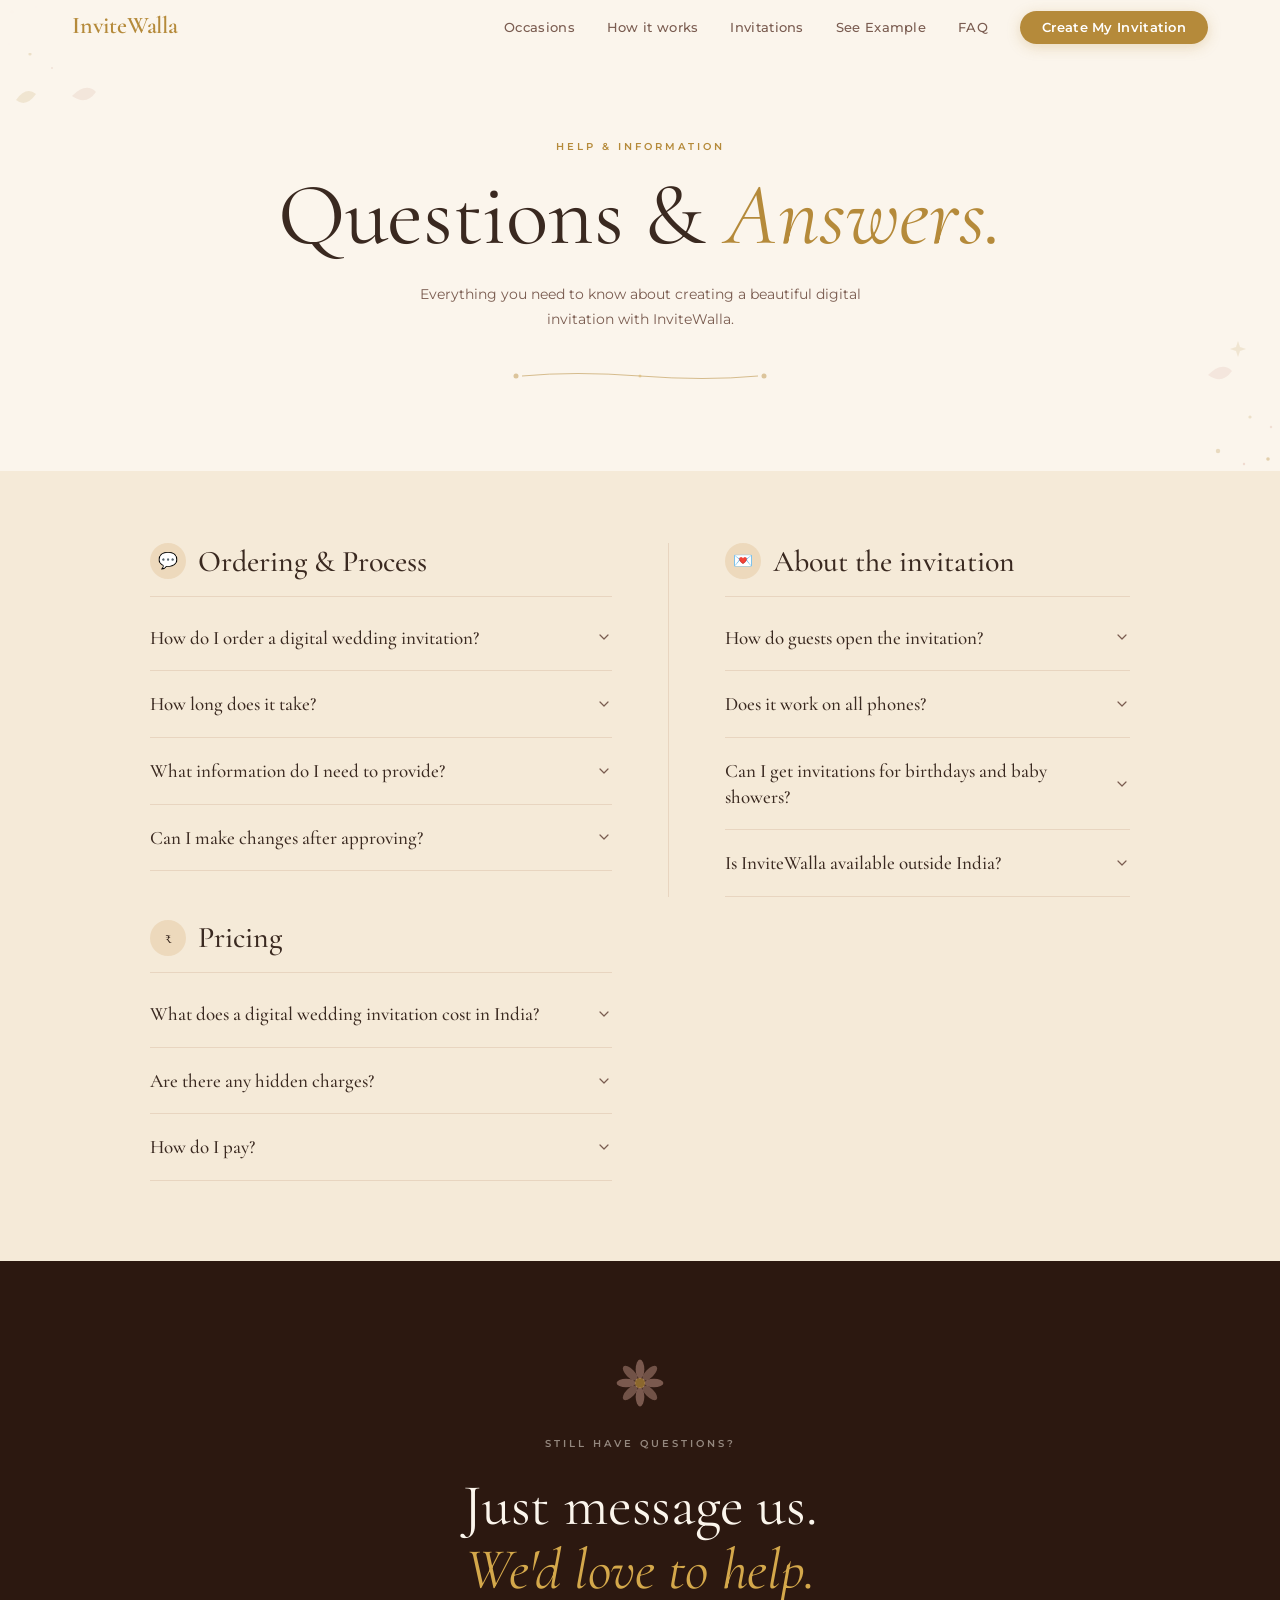
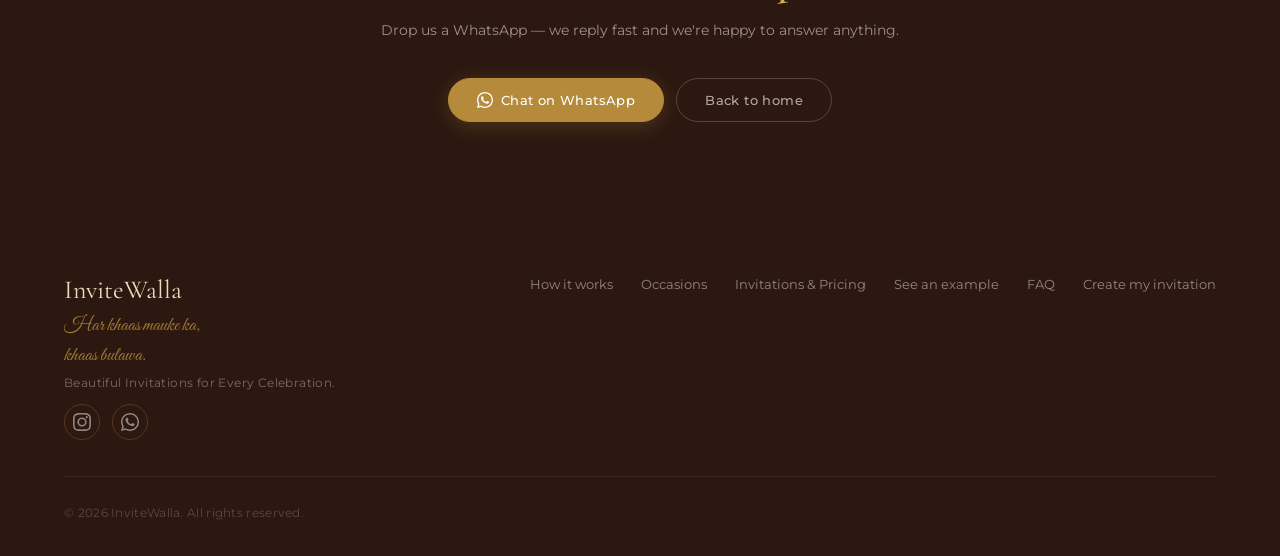
<file: faq/index.html>
<!DOCTYPE html>
<html lang="en">
<head>
  <meta charset="UTF-8" />
  <meta name="viewport" content="width=device-width, initial-scale=1.0" />

  <!-- SEO -->
  <title>FAQ — Digital Invitation Questions Answered | InviteWalla</title>
  <meta name="description" content="Everything you need to know about InviteWalla digital invitations. Pricing, how it works, delivery, weddings, birthdays, baby showers and more." />
  <meta name="keywords" content="digital wedding invitation FAQ India, InviteWalla pricing, how to order digital invitation, digital invitation cost India" />
  <meta name="robots" content="index, follow" />
  <link rel="canonical" href="https://invitewalla.com/faq/" />

  <!-- Open Graph -->
  <meta property="og:title" content="FAQ — Digital Invitation Questions Answered | InviteWalla" />
  <meta property="og:description" content="Everything you need to know about InviteWalla digital invitations. Pricing, how it works, delivery, weddings, birthdays, baby showers and more." />
  <meta property="og:type" content="website" />
  <meta property="og:url" content="https://invitewalla.com/faq/" />
  <meta property="og:image" content="https://invitewalla.com/images/banner.jpeg" />
  <meta property="og:image:alt" content="InviteWalla — Frequently Asked Questions" />
  <meta property="og:site_name" content="InviteWalla" />
  <meta property="og:locale" content="en_IN" />

  <!-- Twitter / X Card -->
  <meta name="twitter:card" content="summary_large_image" />
  <meta name="twitter:title" content="FAQ — Digital Invitation Questions Answered | InviteWalla" />
  <meta name="twitter:description" content="Everything you need to know about InviteWalla digital invitations." />
  <meta name="twitter:image" content="https://invitewalla.com/images/banner.jpeg" />

  <!-- Favicon -->
  <link rel="icon" href="/images/logo.jpeg" type="image/jpeg" />

  <!-- Fonts -->
  <link rel="preconnect" href="https://fonts.googleapis.com">
  <link rel="preconnect" href="https://fonts.gstatic.com" crossorigin>
  <link
    href="https://fonts.googleapis.com/css2?family=Cormorant+Garamond:ital,wght@0,300;0,400;0,500;0,600;1,300;1,400;1,500;1,600&family=Great+Vibes&family=Montserrat:wght@300;400;500;600&display=swap"
    rel="stylesheet"
  >

  <!-- Styles -->
  <link rel="stylesheet" href="/css/marketing.css">
  <link rel="stylesheet" href="/css/faq.css">
</head>

<body>

  <div class="iw-site iw-site--visible">

    <!-- ── NAV (injected by shared.js) ──────────────────── -->
    <div id="iwSharedNav"></div>


    <!-- ── HERO ─────────────────────────────────────────── -->

    <section class="iw-faqpage-hero" aria-labelledby="faq-hero-heading">

      <div class="iw-faqpage-hero-bg" aria-hidden="true">
        <svg class="iw-faqpage-decor iw-faqpage-decor--tl" viewBox="0 0 160 160" fill="none" width="160" height="160">
          <circle cx="12"  cy="12"  r="1.8" fill="#B58A3A" opacity="0.35"/>
          <circle cx="36"  cy="7"   r="1.2" fill="#D9A99B" opacity="0.35"/>
          <circle cx="62"  cy="20"  r="2.2" fill="#B58A3A" opacity="0.25"/>
          <circle cx="9"   cy="44"  r="1.2" fill="#D9A99B" opacity="0.3"/>
          <circle cx="30"  cy="54"  r="1.6" fill="#B58A3A" opacity="0.2"/>
          <circle cx="52"  cy="68"  r="1"   fill="#D9A99B" opacity="0.25"/>
          <path d="M72 96 Q86 82 96 92 Q86 106 72 96Z"  fill="#D9A99B" opacity="0.2"/>
          <path d="M16 100 Q26 86 36 94 Q26 108 16 100Z" fill="#B58A3A" opacity="0.15"/>
          <path d="M44 36 L46 30 L48 36 L54 38 L48 40 L46 46 L44 40 L38 38 Z" fill="#B58A3A" opacity="0.15"/>
        </svg>
        <svg class="iw-faqpage-decor iw-faqpage-decor--br" viewBox="0 0 160 160" fill="none" width="160" height="160">
          <circle cx="148" cy="148" r="1.8" fill="#B58A3A" opacity="0.35"/>
          <circle cx="124" cy="153" r="1.2" fill="#D9A99B" opacity="0.35"/>
          <circle cx="98"  cy="140" r="2.2" fill="#B58A3A" opacity="0.25"/>
          <circle cx="151" cy="116" r="1.2" fill="#D9A99B" opacity="0.3"/>
          <circle cx="130" cy="106" r="1.6" fill="#B58A3A" opacity="0.2"/>
          <path d="M88 64 Q102 50 112 60 Q102 74 88 64Z" fill="#D9A99B" opacity="0.18"/>
          <path d="M116 36 L118 30 L120 36 L126 38 L120 40 L118 46 L116 40 L110 38 Z" fill="#B58A3A" opacity="0.15"/>
        </svg>
      </div>

      <div class="iw-section-container">
        <p class="iw-eyebrow">Help &amp; information</p>
        <h1 class="iw-faqpage-heading" id="faq-hero-heading">
          Questions &amp; <em>Answers.</em>
        </h1>
        <p class="iw-faqpage-sub">
          Everything you need to know about creating a beautiful digital invitation with InviteWalla.
        </p>
        <div class="iw-faqpage-gold-line" aria-hidden="true">
          <svg viewBox="0 0 260 14" fill="none" width="260" height="14">
            <path d="M12 7 Q65 2 130 7 Q195 12 248 7" stroke="#B58A3A" stroke-width="0.9" fill="none" opacity="0.6"/>
            <circle cx="6"   cy="7" r="2.5" fill="#B58A3A" opacity="0.45"/>
            <circle cx="254" cy="7" r="2.5" fill="#B58A3A" opacity="0.45"/>
            <circle cx="130" cy="7" r="1.5" fill="#D4A84B" opacity="0.4"/>
          </svg>
        </div>
      </div>

    </section>


    <!-- ── FAQ BODY (rendered from faq-data.js) ─────────── -->

    <section class="iw-faqpage-body" aria-label="Frequently asked questions">
      <div class="iw-section-container">
        <div class="iw-faqpage-grid" id="iwFaqGrid">
          <!-- populated by faq-data.js + renderer below -->
        </div>
      </div>
    </section>


    <!-- ── STILL HAVE QUESTIONS CTA ─────────────────────── -->

    <section class="iw-faqpage-cta" aria-labelledby="faqcta-heading">
      <div class="iw-section-container">
        <div class="iw-faqpage-cta-inner reveal">

          <div class="iw-faqpage-cta-ornament" aria-hidden="true">
            <svg viewBox="0 0 60 60" fill="none" width="52" height="52">
              <circle cx="30" cy="30" r="6" fill="#B58A3A" opacity="0.7"/>
              <ellipse cx="30" cy="14" rx="5" ry="11" fill="#D9A99B" opacity="0.45" transform="rotate(0 30 30)"/>
              <ellipse cx="30" cy="14" rx="5" ry="11" fill="#D9A99B" opacity="0.4"  transform="rotate(45 30 30)"/>
              <ellipse cx="30" cy="14" rx="5" ry="11" fill="#D9A99B" opacity="0.45" transform="rotate(90 30 30)"/>
              <ellipse cx="30" cy="14" rx="5" ry="11" fill="#D9A99B" opacity="0.4"  transform="rotate(135 30 30)"/>
              <ellipse cx="30" cy="14" rx="5" ry="11" fill="#D9A99B" opacity="0.45" transform="rotate(180 30 30)"/>
              <ellipse cx="30" cy="14" rx="5" ry="11" fill="#D9A99B" opacity="0.4"  transform="rotate(225 30 30)"/>
              <ellipse cx="30" cy="14" rx="5" ry="11" fill="#D9A99B" opacity="0.45" transform="rotate(270 30 30)"/>
              <ellipse cx="30" cy="14" rx="5" ry="11" fill="#D9A99B" opacity="0.4"  transform="rotate(315 30 30)"/>
            </svg>
          </div>

          <p class="iw-eyebrow iw-eyebrow--light">Still have questions?</p>
          <h2 class="iw-faqpage-cta-heading" id="faqcta-heading">
            Just message us.<br><em>We'd love to help.</em>
          </h2>
          <p class="iw-faqpage-cta-sub">
            Drop us a WhatsApp — we reply fast and we're happy to answer anything.
          </p>
          <div class="iw-faqpage-cta-actions">
            <a
              href="https://wa.me/917055747717?text=Hi%20InviteWalla%2C%20I%20have%20a%20question."
              class="iw-btn iw-btn-primary"
              target="_blank"
              rel="noopener noreferrer"
            >
              <svg viewBox="0 0 24 24" fill="currentColor" width="16" height="16" aria-hidden="true">
                <path d="M17.472 14.382c-.297-.149-1.758-.867-2.03-.967-.273-.099-.471-.148-.67.15-.197.297-.767.966-.94 1.164-.173.199-.347.223-.644.075-.297-.15-1.255-.463-2.39-1.475-.883-.788-1.48-1.761-1.653-2.059-.173-.297-.018-.458.13-.606.134-.133.298-.347.446-.52.149-.174.198-.298.298-.497.099-.198.05-.371-.025-.52-.075-.149-.669-1.612-.916-2.207-.242-.579-.487-.5-.669-.51-.173-.008-.371-.01-.57-.01-.198 0-.52.074-.792.372-.272.297-1.04 1.016-1.04 2.479 0 1.462 1.065 2.875 1.213 3.074.149.198 2.096 3.2 5.077 4.487.709.306 1.262.489 1.694.625.712.227 1.36.195 1.871.118.571-.085 1.758-.719 2.006-1.413.248-.694.248-1.289.173-1.413-.074-.124-.272-.198-.57-.347z"/>
                <path d="M12 0C5.373 0 0 5.373 0 12c0 2.117.554 4.103 1.523 5.828L.057 23.999l6.305-1.654A11.954 11.954 0 0012 24c6.627 0 12-5.373 12-12S18.627 0 12 0zm0 22c-1.886 0-3.645-.525-5.153-1.437l-.369-.221-3.742.981.998-3.649-.241-.374A9.949 9.949 0 012 12C2 6.477 6.477 2 12 2s10 4.477 10 10-4.477 10-10 10z"/>
              </svg>
              Chat on WhatsApp
            </a>
            <a href="/" class="iw-btn iw-btn-ghost">Back to home</a>
          </div>

        </div>
      </div>
    </section>


    <!-- ── FOOTER (injected by shared.js) ───────────────── -->
    <div id="iwSharedFooter"></div>

  </div><!-- /.iw-site -->


  <!-- Data file — edit this to update all Q&As -->
  <script src="/faq-data.js"></script>

  <!-- Shared nav + footer -->
  <script src="/js/shared.js" data-root="/"></script>
  <script src="/js/analytics.js"></script>

  <script>
  (function () {
    "use strict";

    /* ── 1. Render accordion from FAQ_DATA ─────────────── */

    var grid    = document.getElementById('iwFaqGrid');
    var chevron = '<svg class="iw-faqpage-chevron" viewBox="0 0 20 20" fill="none" width="16" height="16" aria-hidden="true"><path d="M5 7.5 L10 12.5 L15 7.5" stroke="currentColor" stroke-width="1.5" stroke-linecap="round" stroke-linejoin="round"/></svg>';
    var idCount = 0;

    FAQ_DATA.forEach(function (group) {
      var groupEl = document.createElement('div');
      groupEl.className = 'iw-faqpage-group reveal';

      var heading = document.createElement('h2');
      heading.className = 'iw-faqpage-group-heading';
      heading.innerHTML = '<span class="iw-faqpage-group-icon" aria-hidden="true">' + group.icon + '</span>' + escHtml(group.title);
      groupEl.appendChild(heading);

      var dl = document.createElement('dl');
      dl.className = 'iw-faqpage-list';

      group.items.forEach(function (item) {
        idCount++;
        var answerId = 'fa-' + idCount;

        var wrapper = document.createElement('div');
        wrapper.className = 'iw-faqpage-item';
        wrapper.setAttribute('itemscope', '');
        wrapper.setAttribute('itemprop', 'mainEntity');
        wrapper.setAttribute('itemtype', 'https://schema.org/Question');

        var dt = document.createElement('dt');
        dt.className = 'iw-faqpage-q';
        dt.setAttribute('itemprop', 'name');

        var btn = document.createElement('button');
        btn.className = 'iw-faqpage-btn';
        btn.setAttribute('aria-expanded', 'false');
        btn.setAttribute('aria-controls', answerId);
        btn.innerHTML = escHtml(item.q) + chevron;

        dt.appendChild(btn);

        var dd = document.createElement('dd');
        dd.className = 'iw-faqpage-a';
        dd.id = answerId;
        dd.hidden = true;
        dd.setAttribute('itemscope', '');
        dd.setAttribute('itemprop', 'acceptedAnswer');
        dd.setAttribute('itemtype', 'https://schema.org/Answer');

        var p = document.createElement('p');
        p.setAttribute('itemprop', 'text');
        p.textContent = item.a;
        dd.appendChild(p);

        wrapper.appendChild(dt);
        wrapper.appendChild(dd);
        dl.appendChild(wrapper);
      });

      groupEl.appendChild(dl);
      grid.appendChild(groupEl);
    });


    /* ── 2. Inject JSON-LD structured data ─────────────── */

    var allItems = [];
    FAQ_DATA.forEach(function (group) {
      group.items.forEach(function (item) {
        allItems.push({
          "@type": "Question",
          "name": item.q,
          "acceptedAnswer": { "@type": "Answer", "text": item.a }
        });
      });
    });

    var ldScript = document.createElement('script');
    ldScript.type = 'application/ld+json';
    ldScript.textContent = JSON.stringify({
      "@context": "https://schema.org",
      "@type": "FAQPage",
      "mainEntity": allItems
    });
    document.head.appendChild(ldScript);


    /* ── 3. Accordion behaviour ─────────────────────────── */

    grid.addEventListener('click', function (e) {
      var btn = e.target.closest('.iw-faqpage-btn');
      if (!btn) return;

      var expanded = btn.getAttribute('aria-expanded') === 'true';
      var answer   = document.getElementById(btn.getAttribute('aria-controls'));
      var list     = btn.closest('.iw-faqpage-list');

      /* Close siblings in same group */
      list.querySelectorAll('.iw-faqpage-btn').forEach(function (other) {
        if (other !== btn) {
          other.setAttribute('aria-expanded', 'false');
          var a = document.getElementById(other.getAttribute('aria-controls'));
          if (a) a.hidden = true;
        }
      });

      btn.setAttribute('aria-expanded', String(!expanded));
      if (answer) answer.hidden = expanded;
    });


    /* ── 4. Scroll reveal ───────────────────────────────── */

    var obs = new IntersectionObserver(function (entries) {
      entries.forEach(function (e) {
        if (e.isIntersecting) {
          e.target.classList.add('visible');
          obs.unobserve(e.target);
        }
      });
    }, { threshold: 0.1 });

    /* Observe static reveal elements + dynamically created groups */
    document.querySelectorAll('.reveal').forEach(function (el) { obs.observe(el); });


    /* ── Helper ─────────────────────────────────────────── */

    function escHtml(str) {
      return str
        .replace(/&/g, '&amp;')
        .replace(/</g, '&lt;')
        .replace(/>/g, '&gt;')
        .replace(/"/g, '&quot;');
    }

  })();
  </script>

</body>
</html>
</file>
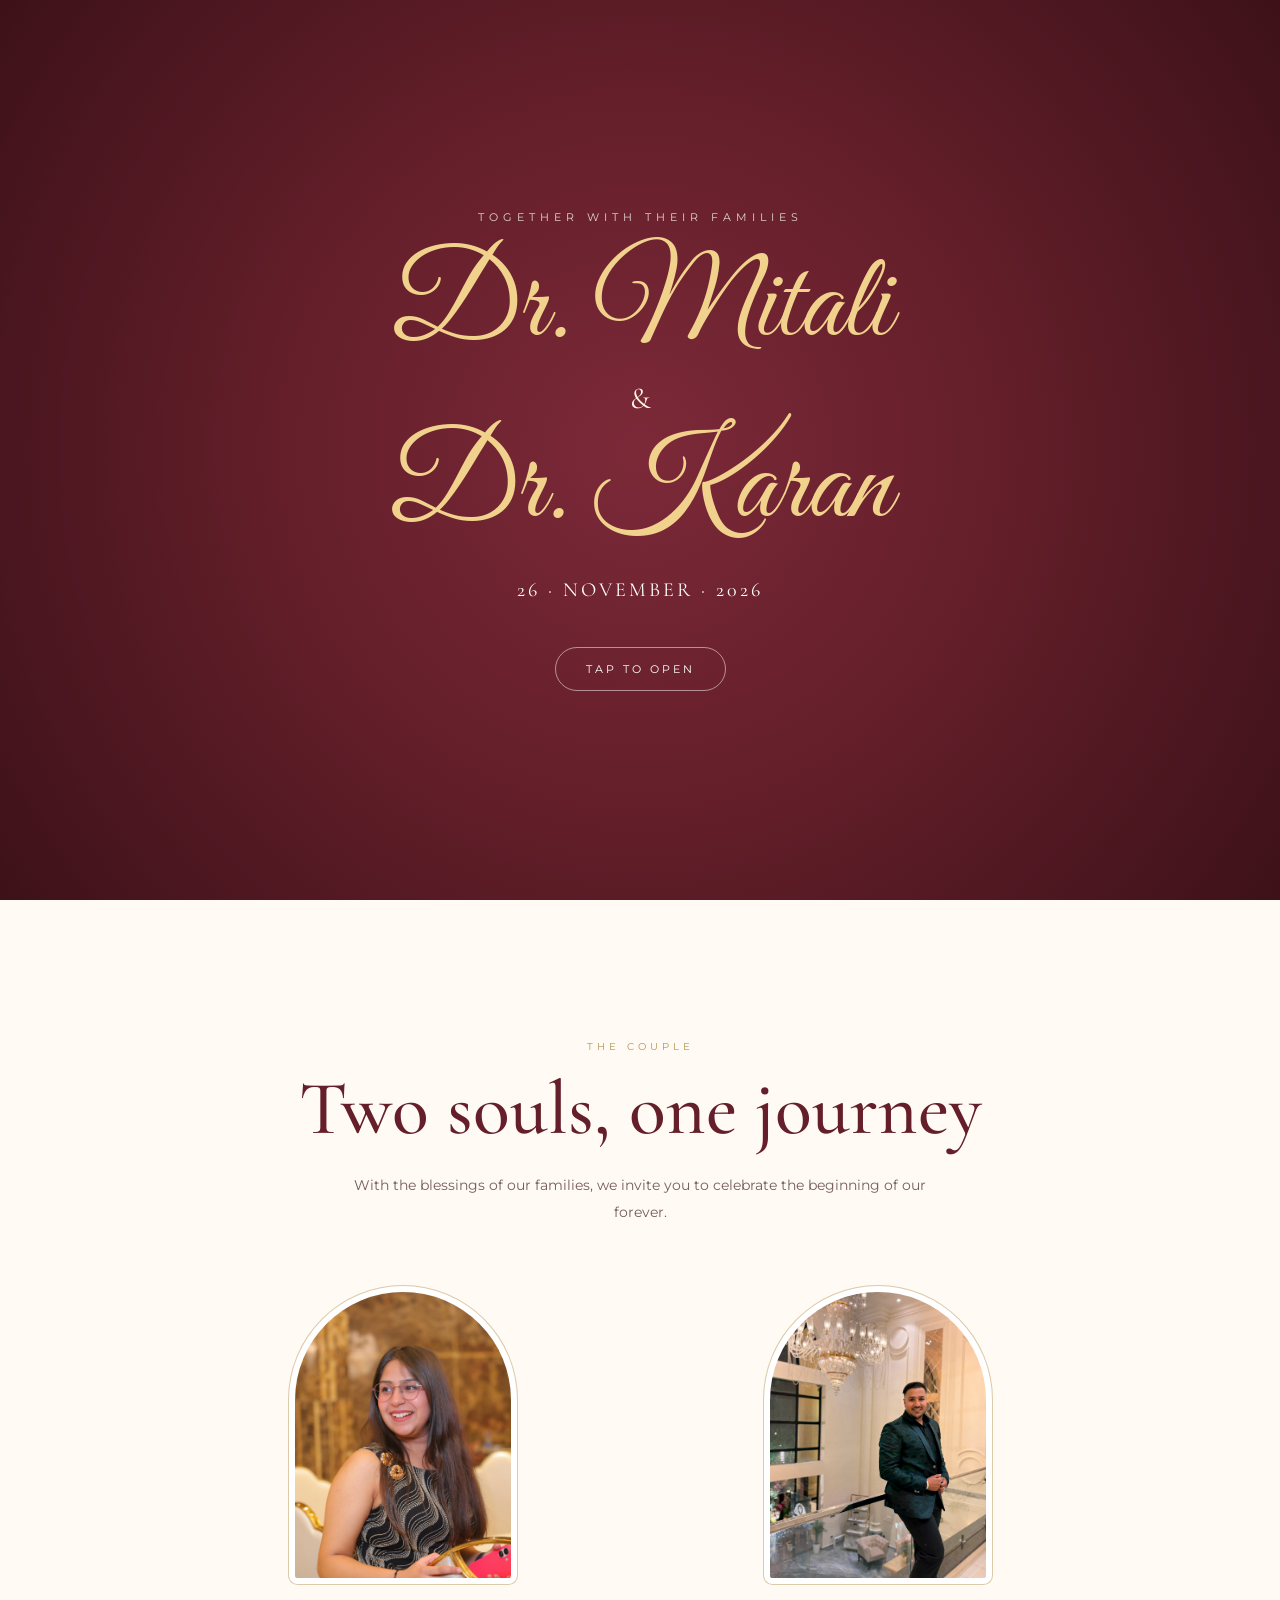
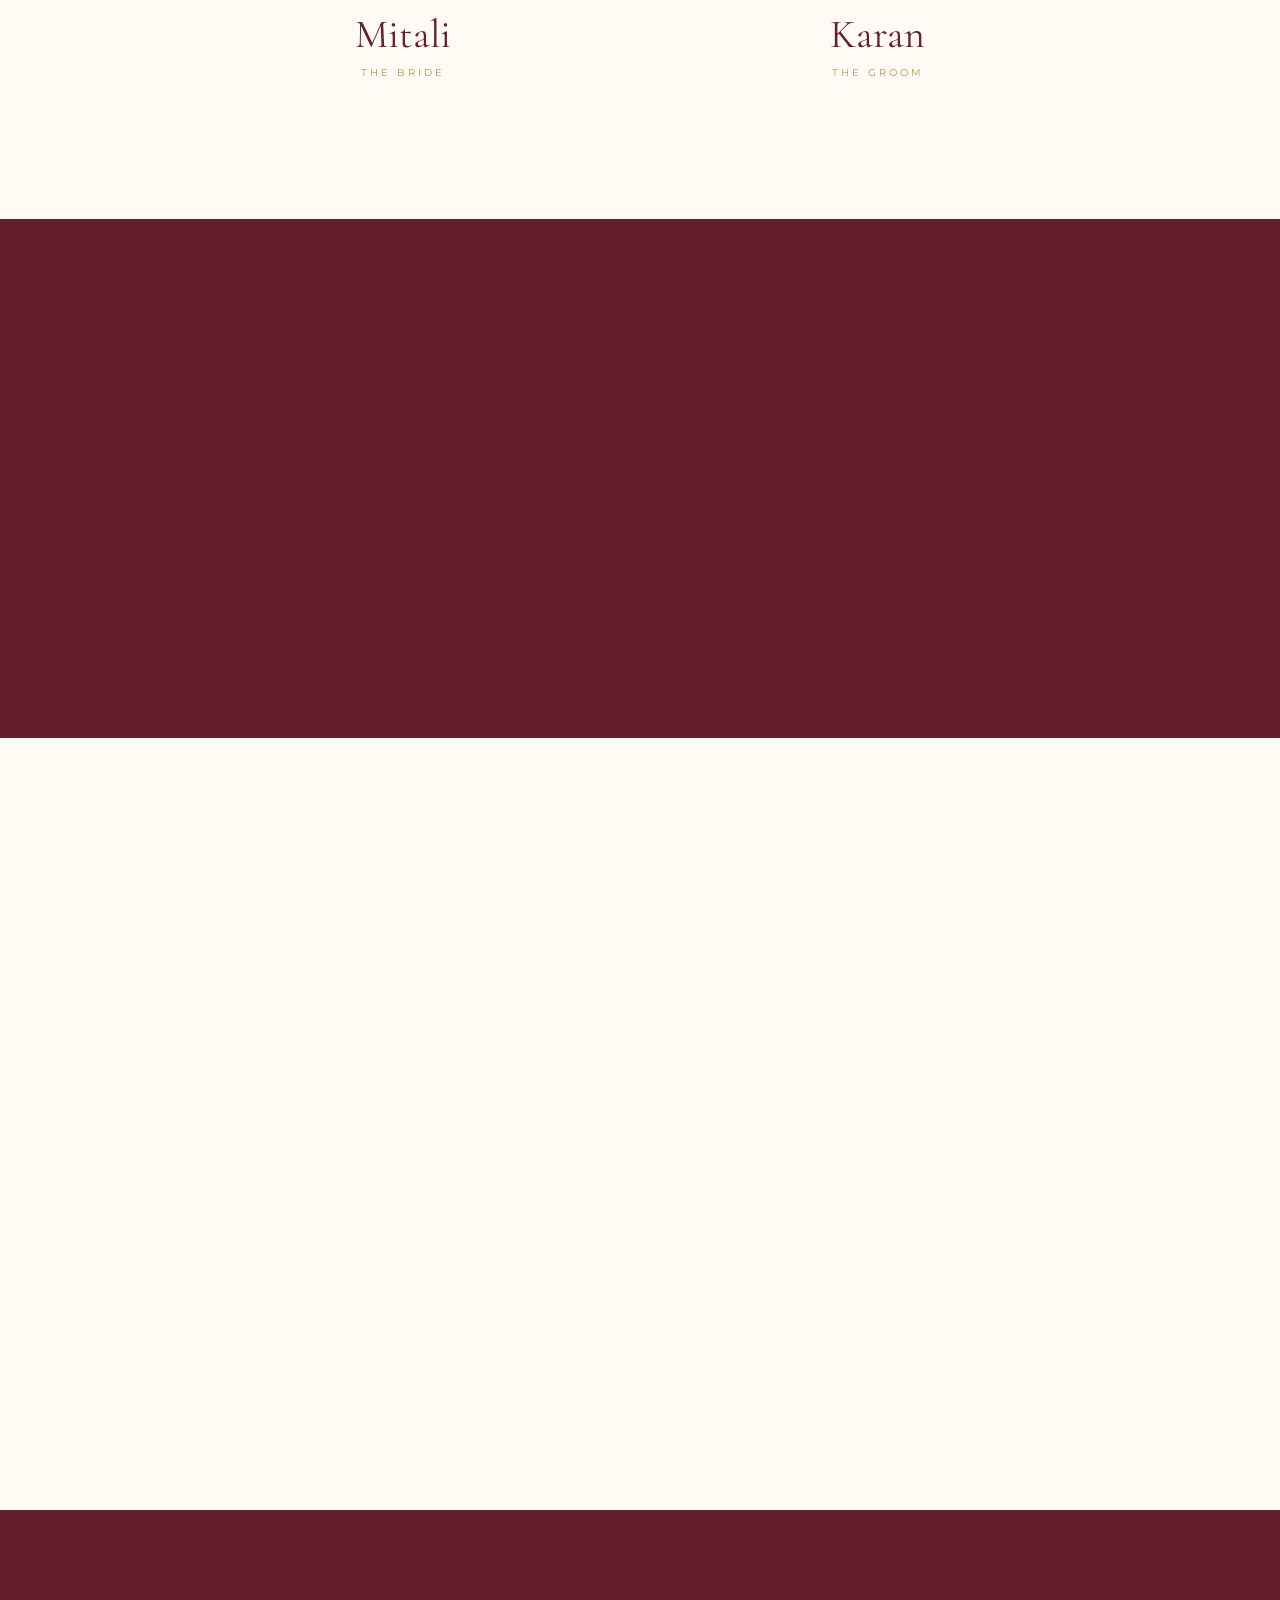
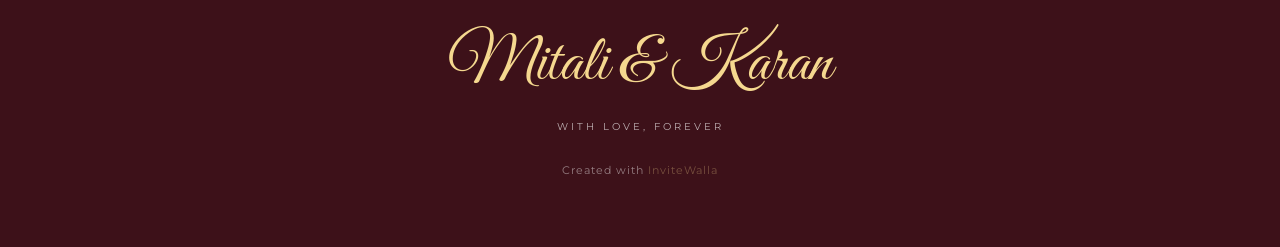
<file: invite/mitali-karan/index.html>
<!DOCTYPE html>
<html lang="en">
<head>
  <meta charset="UTF-8" />
  <meta http-equiv="refresh" content="0; url=/invite/wedding/mitali-karan/" />
  <link rel="canonical" href="https://invitewalla.com/invite/wedding/mitali-karan/" />
  <title>Redirecting…</title>
</head>
<body>
  <script>window.location.replace("/invite/wedding/mitali-karan/");</script>
  <p>Redirecting… <a href="/invite/wedding/mitali-karan/">Click here if not redirected</a></p>
</body>
</html>
</file>
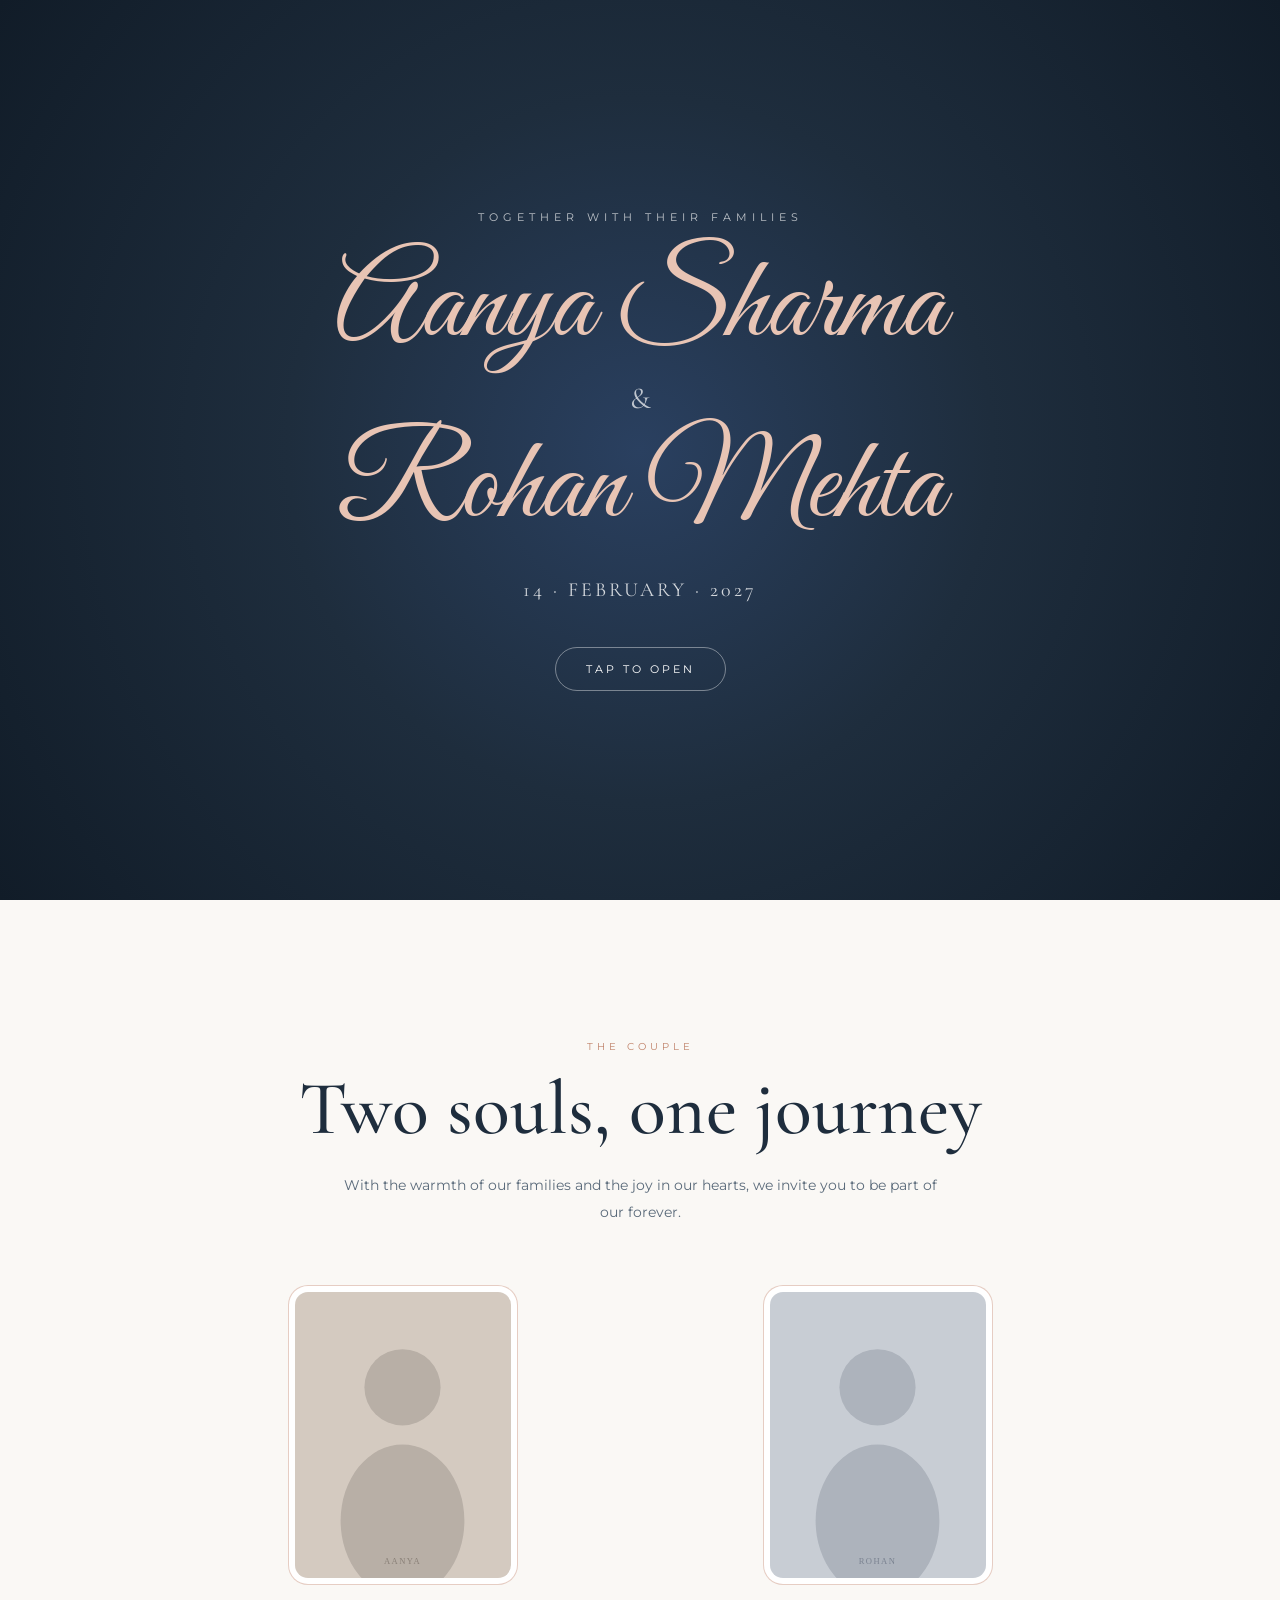
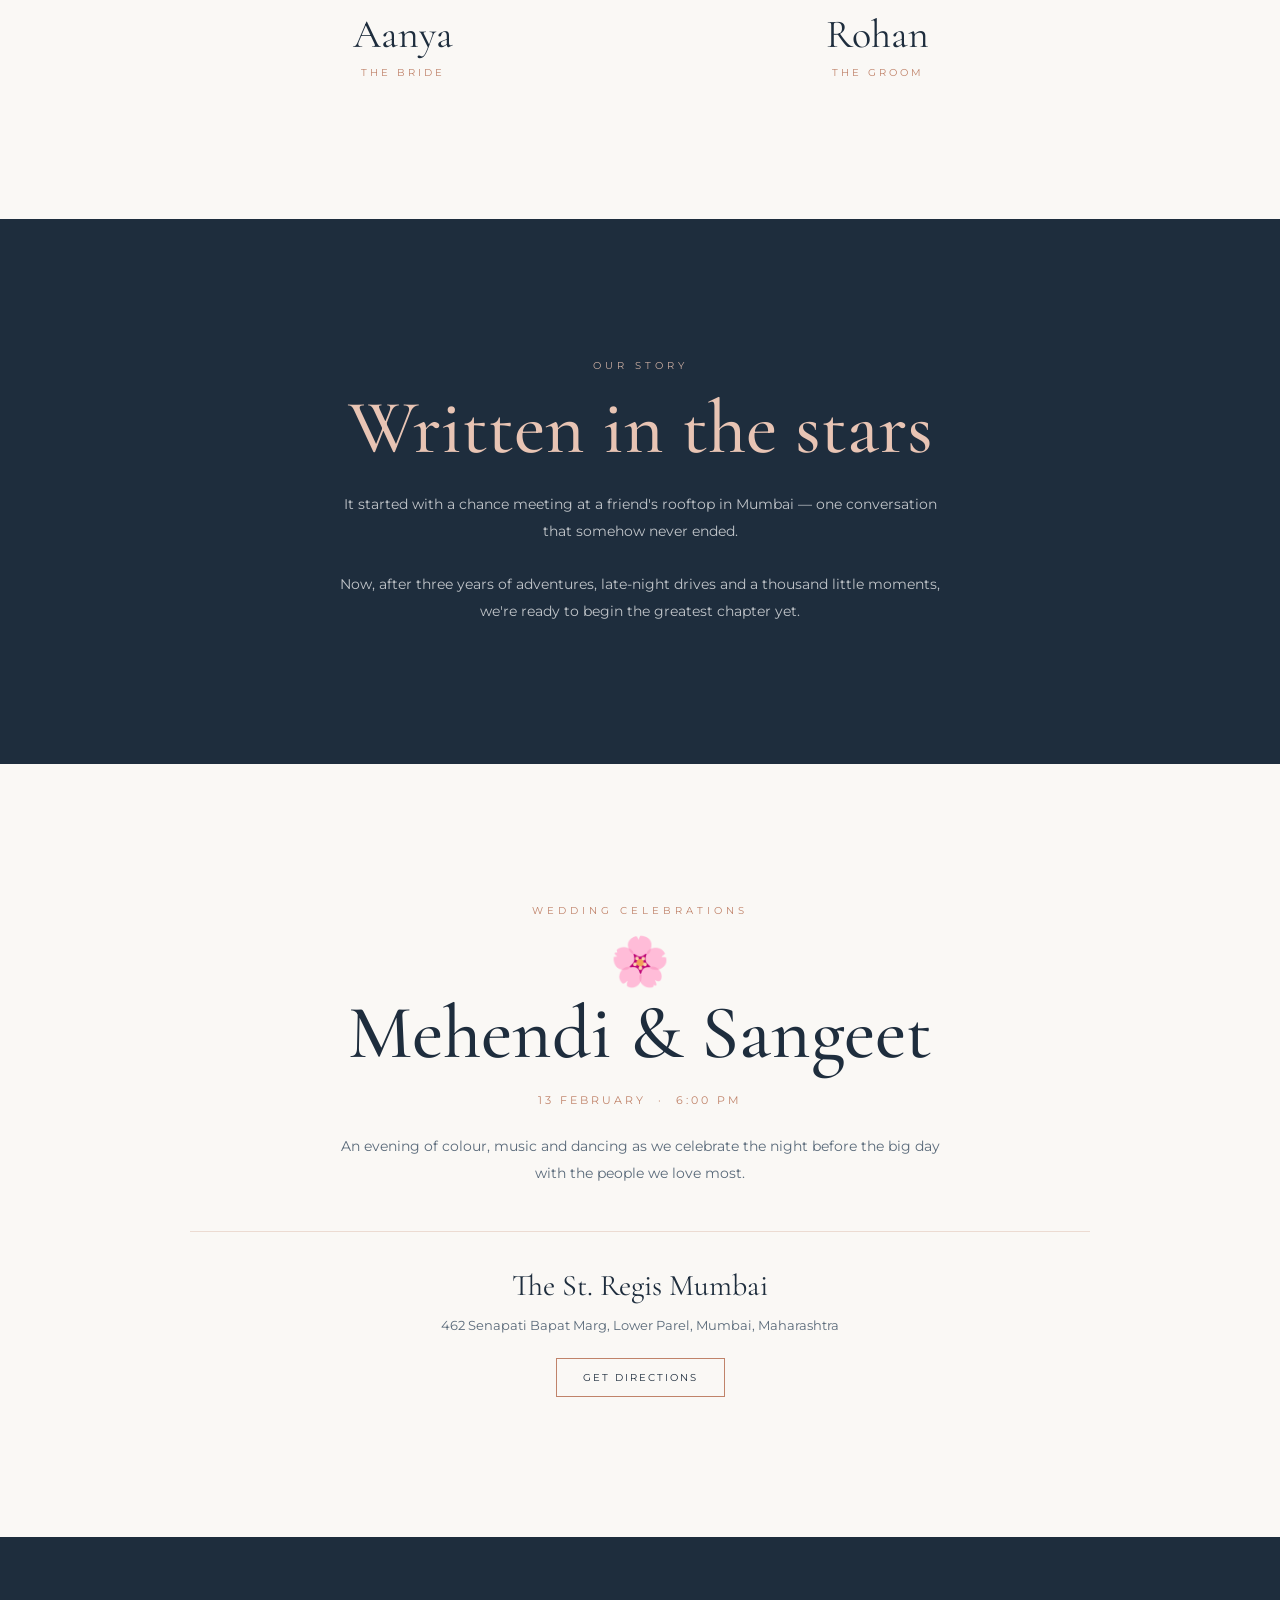
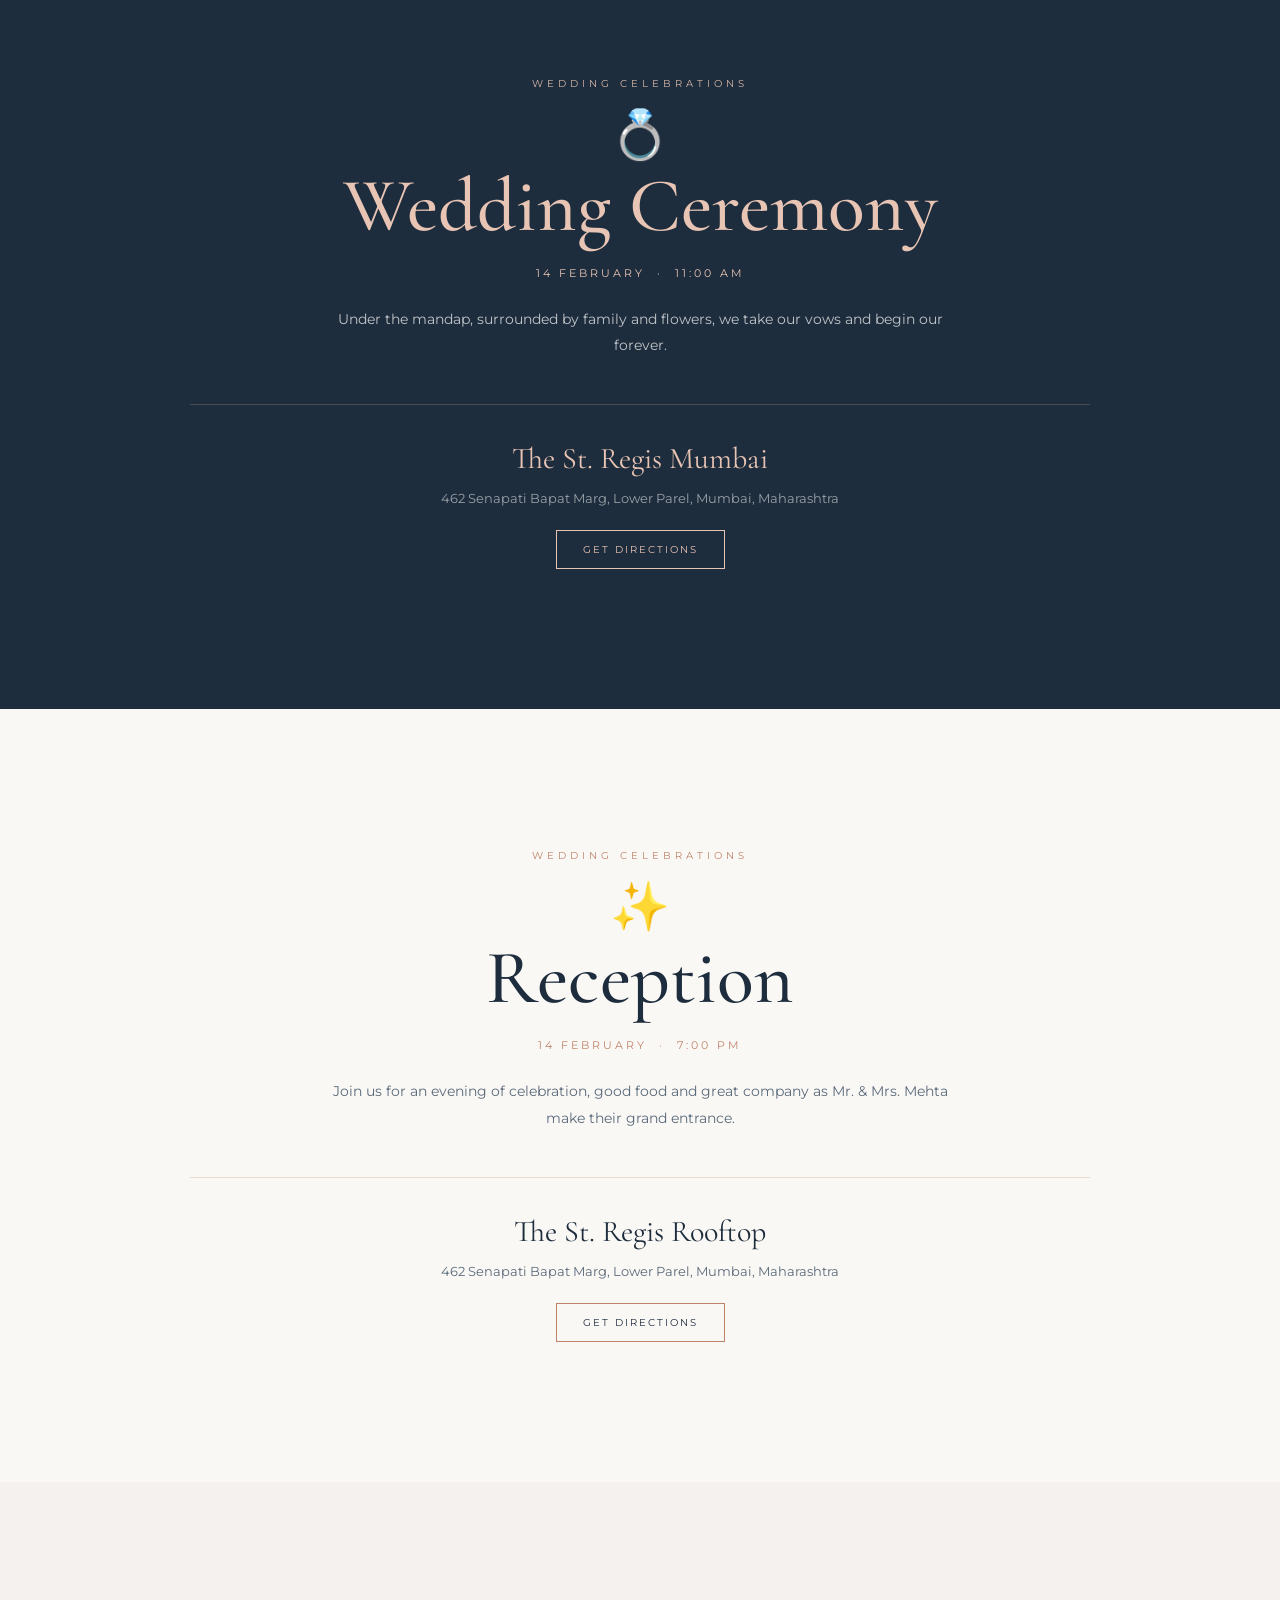
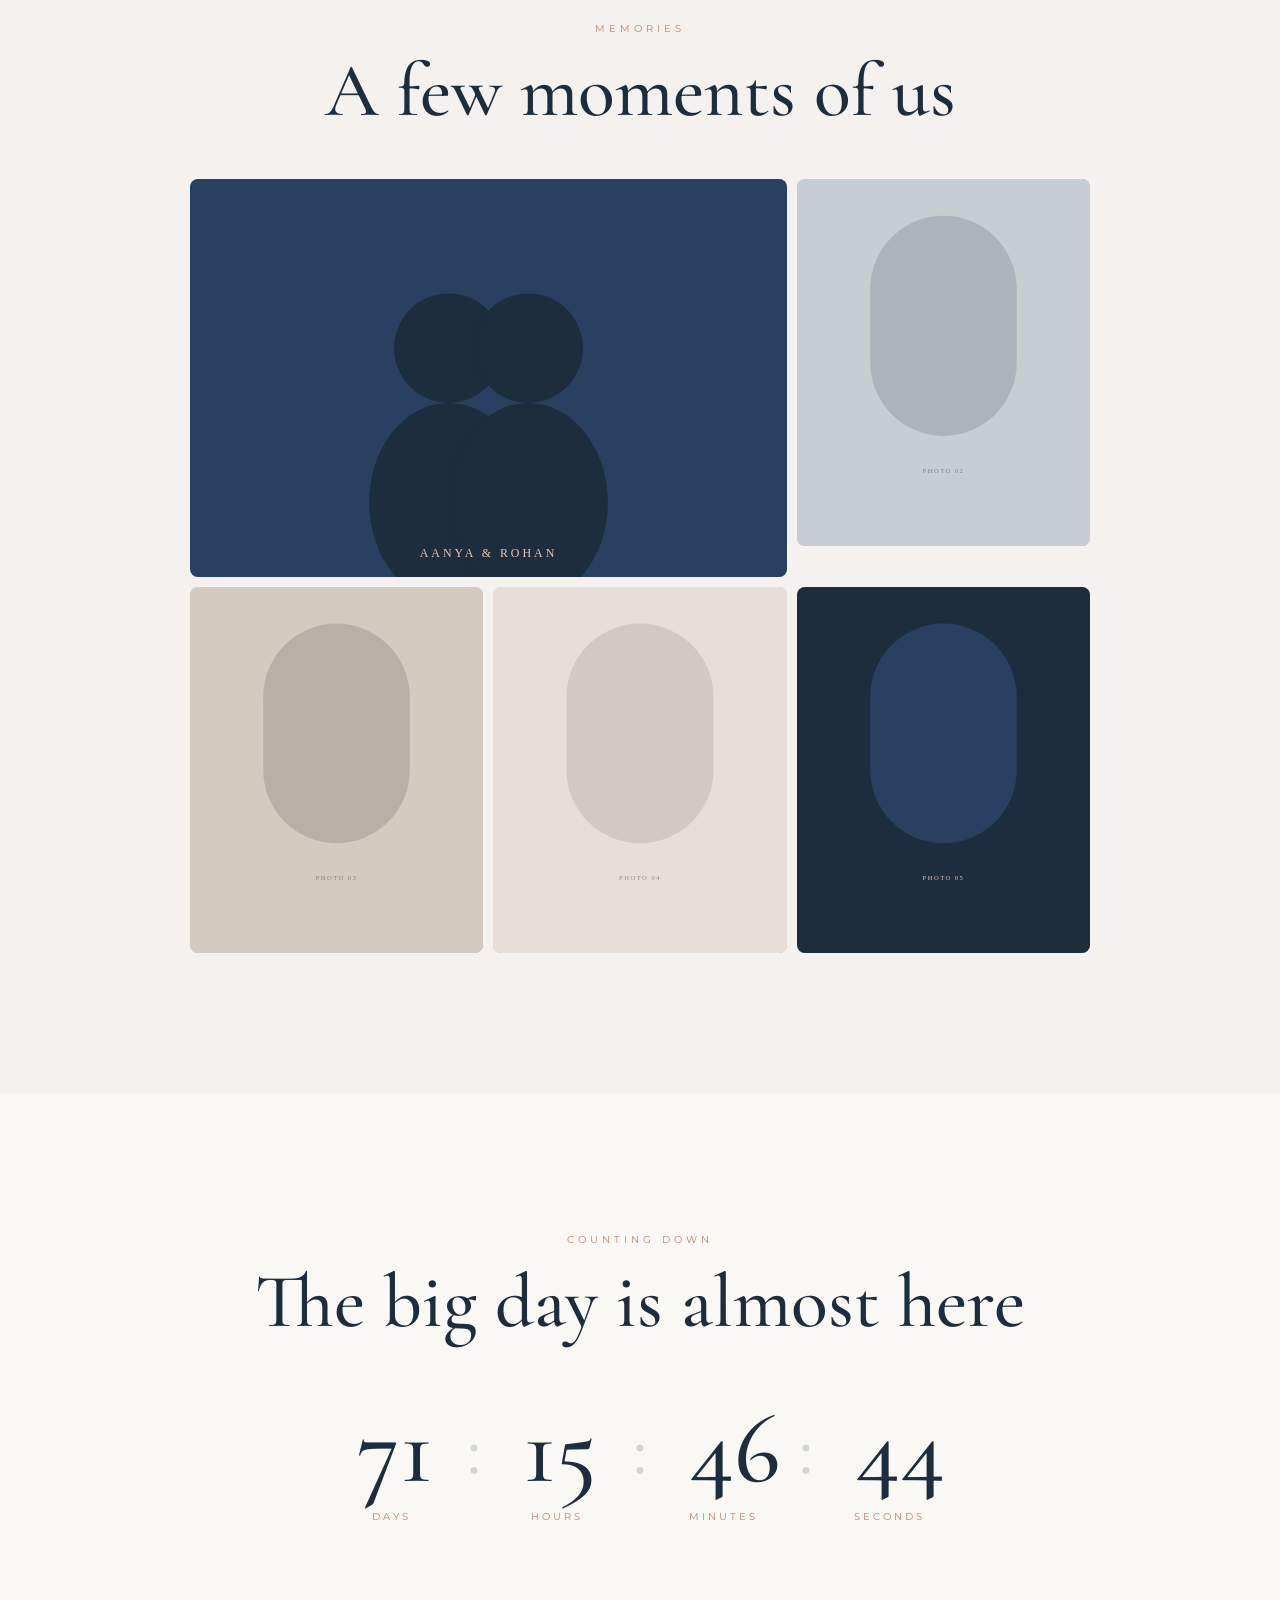
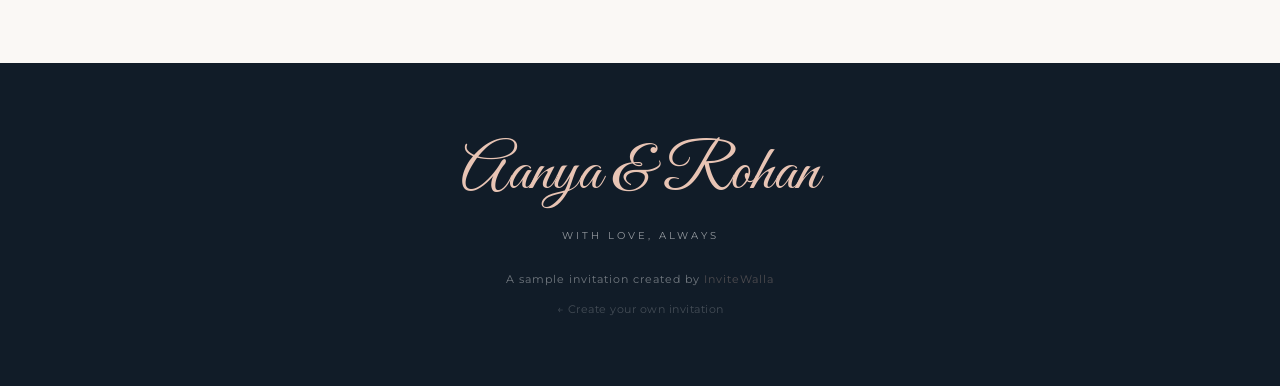
<file: invite/wedding/aanya-rohan/index.html>
<!DOCTYPE html>
<html lang="en">
<head>
  <meta charset="UTF-8" />
  <meta name="viewport" content="width=device-width, initial-scale=1.0" />

  <title>Aanya &amp; Rohan — Digital Wedding Invitation | InviteWalla</title>

  <meta name="description" content="Explore Aanya &amp; Rohan's digital wedding invitation — their love story, wedding events, gallery, venue and directions. A sample of what InviteWalla creates." />
  <meta name="keywords" content="digital wedding invitation India, online wedding invite, InviteWalla sample, custom wedding card online" />
  <meta name="robots" content="index, follow" />
  <link rel="canonical" href="https://invitewalla.com/invite/wedding/aanya-rohan/" />

  <!-- Open Graph -->
  <meta property="og:title" content="Aanya &amp; Rohan — Digital Wedding Invitation | InviteWalla" />
  <meta property="og:description" content="Explore Aanya &amp; Rohan's digital wedding invitation — their love story, events, gallery and venue. A sample of what InviteWalla creates." />
  <meta property="og:type" content="website" />
  <meta property="og:url" content="https://invitewalla.com/invite/wedding/aanya-rohan/" />
  <meta property="og:image" content="https://invitewalla.com/images/banner.jpeg" />
  <meta property="og:image:alt" content="Aanya &amp; Rohan — Sample Digital Wedding Invitation by InviteWalla" />
  <meta property="og:site_name" content="InviteWalla" />
  <meta property="og:locale" content="en_IN" />

  <!-- Twitter / X Card -->
  <meta name="twitter:card" content="summary_large_image" />
  <meta name="twitter:title" content="Aanya &amp; Rohan — Digital Wedding Invitation | InviteWalla" />
  <meta name="twitter:description" content="Explore Aanya &amp; Rohan's digital wedding invitation — their love story, events, gallery and venue." />
  <meta name="twitter:image" content="https://invitewalla.com/images/banner.jpeg" />

  <!-- Favicon -->
  <link rel="icon" href="/images/logo.jpeg" type="image/jpeg" />

  <!-- Google Analytics -->
  <script src="/site-config.js"></script>
  <script>
    (function() {
      var id = (typeof SITE_CONFIG !== 'undefined') && SITE_CONFIG.gaMeasurementId;
      if (!id) return;
      var s = document.createElement('script');
      s.async = true;
      s.src = 'https://www.googletagmanager.com/gtag/js?id=' + id;
      document.head.appendChild(s);
      window.dataLayer = window.dataLayer || [];
      function gtag(){ dataLayer.push(arguments); }
      window.gtag = gtag;
      gtag('js', new Date());
      gtag('config', id);
    })();
  </script>

  <link rel="preconnect" href="https://fonts.googleapis.com">
  <link rel="preconnect" href="https://fonts.gstatic.com" crossorigin>
  <link
    href="https://fonts.googleapis.com/css2?family=Cormorant+Garamond:wght@400;500;600;700&family=Great+Vibes&family=Montserrat:wght@300;400;500;600&display=swap"
    rel="stylesheet"
  >

  <!-- Styles -->
  <link rel="stylesheet" href="/invite/_shared/css/base.css">
  <link rel="stylesheet" href="/invite/_shared/css/opening.css">
  <link rel="stylesheet" href="/invite/_shared/css/hero.css">
  <link rel="stylesheet" href="/invite/_shared/css/couple.css">
  <link rel="stylesheet" href="/invite/_shared/css/story.css">
  <link rel="stylesheet" href="/invite/_shared/css/events.css">
  <link rel="stylesheet" href="/invite/_shared/css/gallery.css">
  <link rel="stylesheet" href="/invite/_shared/css/venue.css">
  <link rel="stylesheet" href="/invite/_shared/css/countdown.css">
  <link rel="stylesheet" href="/invite/_shared/css/footer.css">
  <link rel="stylesheet" href="/invite/_shared/css/responsive.css">

  <!-- Structured Data -->
  <script type="application/ld+json">
  {
    "@context": "https://schema.org",
    "@type": "WebPage",
    "name": "Aanya & Rohan — Digital Wedding Invitation | InviteWalla",
    "description": "Explore Aanya & Rohan's sample digital wedding invitation — their story, wedding events, gallery, venue and directions. A sample of what InviteWalla creates.",
    "url": "https://invitewalla.com/invite/wedding/aanya-rohan/",
    "isPartOf": {
      "@type": "WebSite",
      "name": "InviteWalla",
      "url": "https://invitewalla.com/"
    },
    "breadcrumb": {
      "@type": "BreadcrumbList",
      "itemListElement": [
        { "@type": "ListItem", "position": 1, "name": "Home", "item": "https://invitewalla.com/" },
        { "@type": "ListItem", "position": 2, "name": "Wedding Invitations", "item": "https://invitewalla.com/invite/wedding/" },
        { "@type": "ListItem", "position": 3, "name": "Aanya & Rohan", "item": "https://invitewalla.com/invite/wedding/aanya-rohan/" }
      ]
    }
  }
  </script>
</head>

<body>

  <h1 class="iw-sr-only">Aanya &amp; Rohan — Digital Wedding Invitation by InviteWalla</h1>

  <!-- OPENING -->
  <div class="opening" id="opening">
    <div class="opening-content">
      <div class="opening-small">Together with their families</div>
      <div class="opening-names">Aanya</div>
      <div class="opening-and">&</div>
      <div class="opening-names">Rohan</div>
      <div class="opening-date">14 · FEBRUARY · 2027</div>
      <button class="open-button" id="openInvitation">Tap to open</button>
    </div>
  </div>

  <!-- MUSIC -->
  <audio id="weddingMusic" loop></audio>
  <button class="music-button" id="musicButton" aria-label="Toggle music">♪</button>

  <!-- HERO -->
  <section class="hero">
    <div class="hero-content">
      <div class="hero-small">We're getting married</div>
      <div class="hero-names">Aanya</div>
      <div class="hero-and">&</div>
      <div class="hero-names">Rohan</div>
      <div class="hero-date">14 · FEBRUARY · 2027</div>
    </div>
    <div class="scroll-indicator">Scroll to explore</div>
  </section>

  <!-- COUPLE -->
  <section class="couple">
    <div class="section-inner">
      <div class="eyebrow reveal">The Couple</div>
      <h2 class="section-title reveal">Two souls, one journey</h2>
      <p class="section-text couple-intro reveal">
        With the warmth of our families and the joy in our hearts,
        we invite you to be part of our forever.
      </p>
      <div class="couple-grid">
        <div class="person reveal">
          <img class="person-photo" src="images/bride.svg" alt="Aanya">
          <div class="person-name">Aanya</div>
          <div class="person-role">The Bride</div>
        </div>
        <div class="person reveal">
          <img class="person-photo" src="images/groom.svg" alt="Rohan">
          <div class="person-name">Rohan</div>
          <div class="person-role">The Groom</div>
        </div>
      </div>
    </div>
  </section>

  <!-- STORY -->
  <section class="story">
    <div class="section-inner">
      <div class="eyebrow reveal">Our Story</div>
      <h2 class="section-title reveal">Written in the stars</h2>
      <p class="section-text reveal">
        It started with a chance meeting at a friend's rooftop in Mumbai —
        one conversation that somehow never ended.
        <br><br>
        Now, after three years of adventures, late-night drives and a
        thousand little moments, we're ready to begin the greatest chapter yet.
      </p>
    </div>
  </section>

  <!-- EVENTS -->
  <div id="eventSections"></div>

  <!-- GALLERY -->
  <section class="gallery">
    <div class="section-inner">
      <div class="eyebrow reveal">Memories</div>
      <h2 class="section-title reveal">A few moments of us</h2>
      <div class="gallery-grid"></div>
    </div>
  </section>

  <!-- COUNTDOWN -->
  <section class="countdown">
    <div class="section-inner">
      <div class="eyebrow reveal">Counting Down</div>
      <h2 class="section-title reveal">The big day is almost here</h2>
      <div class="countdown-grid reveal" id="countdownGrid"></div>
    </div>
  </section>

  <!-- FOOTER -->
  <footer>
    <div class="footer-names">Aanya &amp; Rohan</div>
    <div class="footer-text">With love, always</div>
    <div class="footer-brand">
      A sample invitation created by
      <a href="https://invitewalla.com" aria-label="InviteWalla — Beautiful Digital Invitations for Every Celebration">InviteWalla</a>
    </div>
    <div class="footer-back">
      <a href="https://invitewalla.com" aria-label="Back to InviteWalla — create your own digital invitation">← Create your own invitation</a>
    </div>
  </footer>

  <!-- JS -->
  <script src="invitation-data.js"></script>
  <script src="/js/analytics.js"></script>
  <script src="/invite/_template/invite.js"></script>

</body>
</html>
</file>
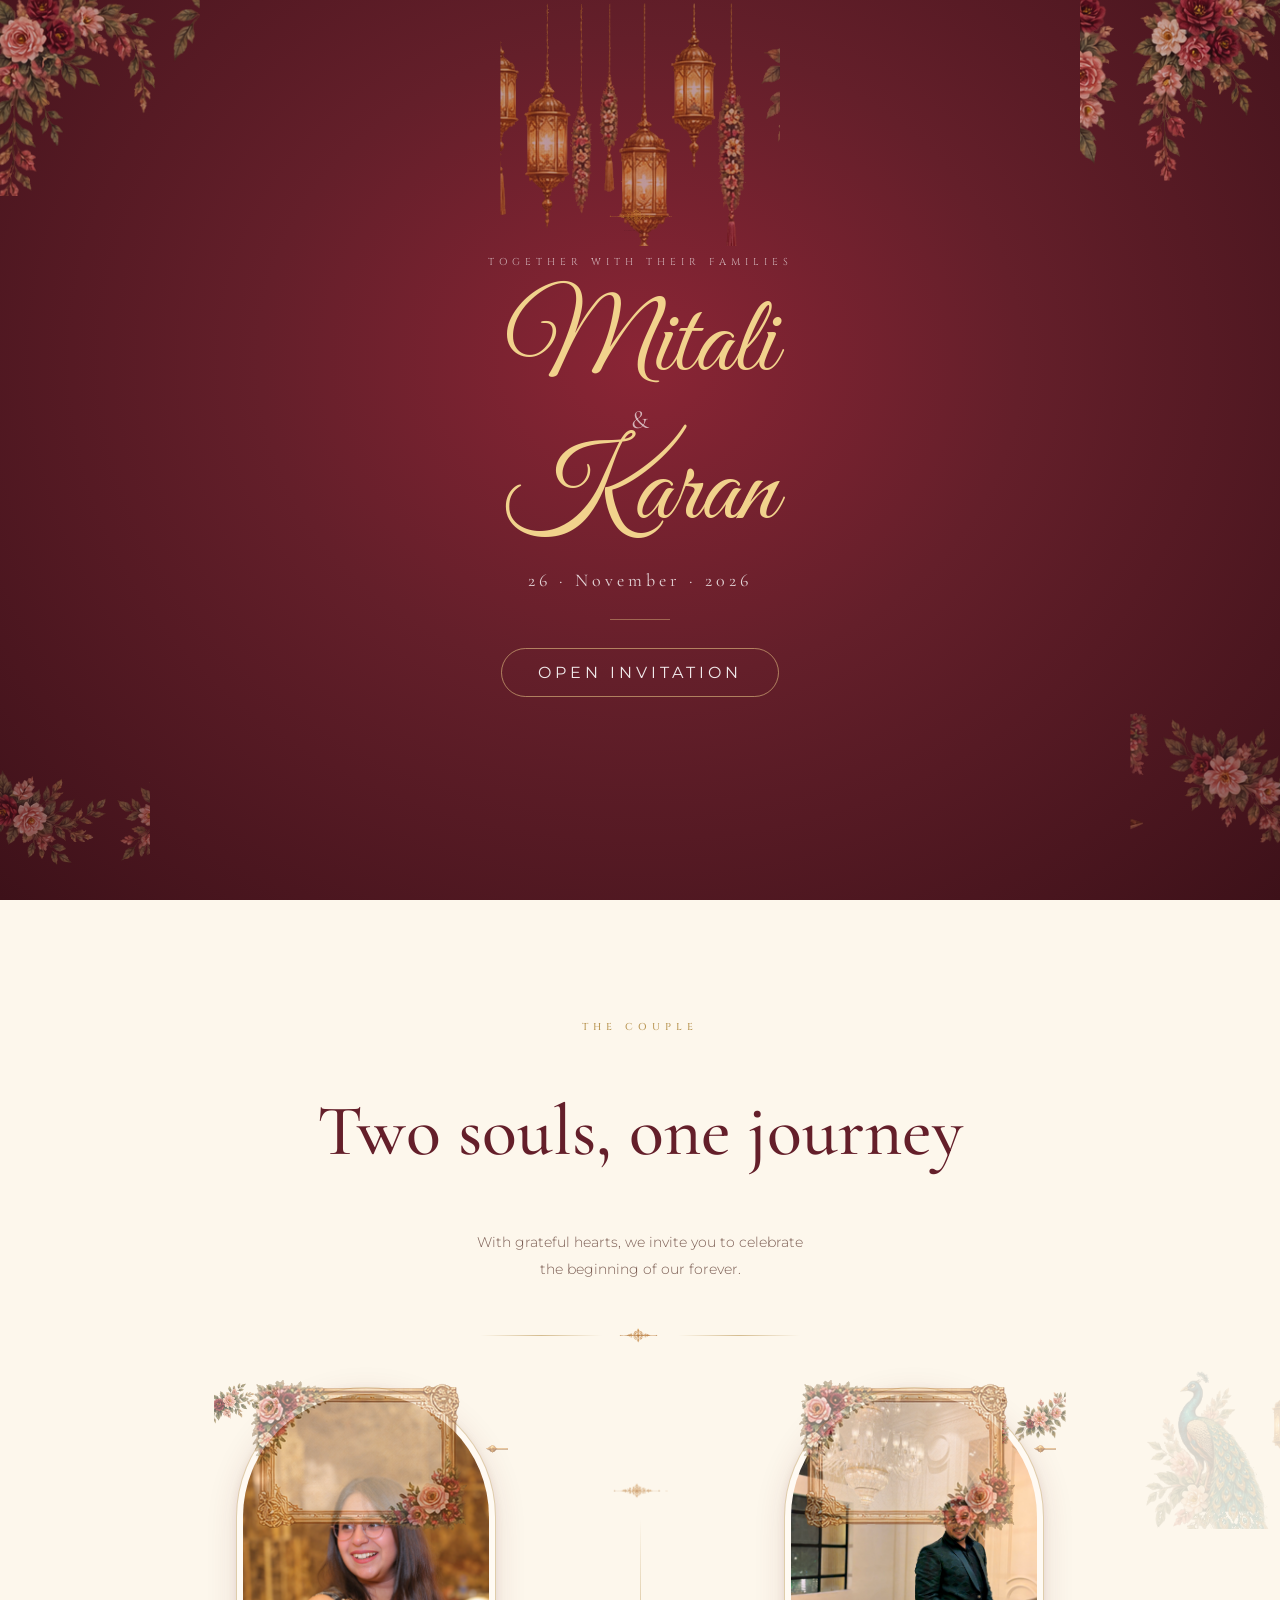
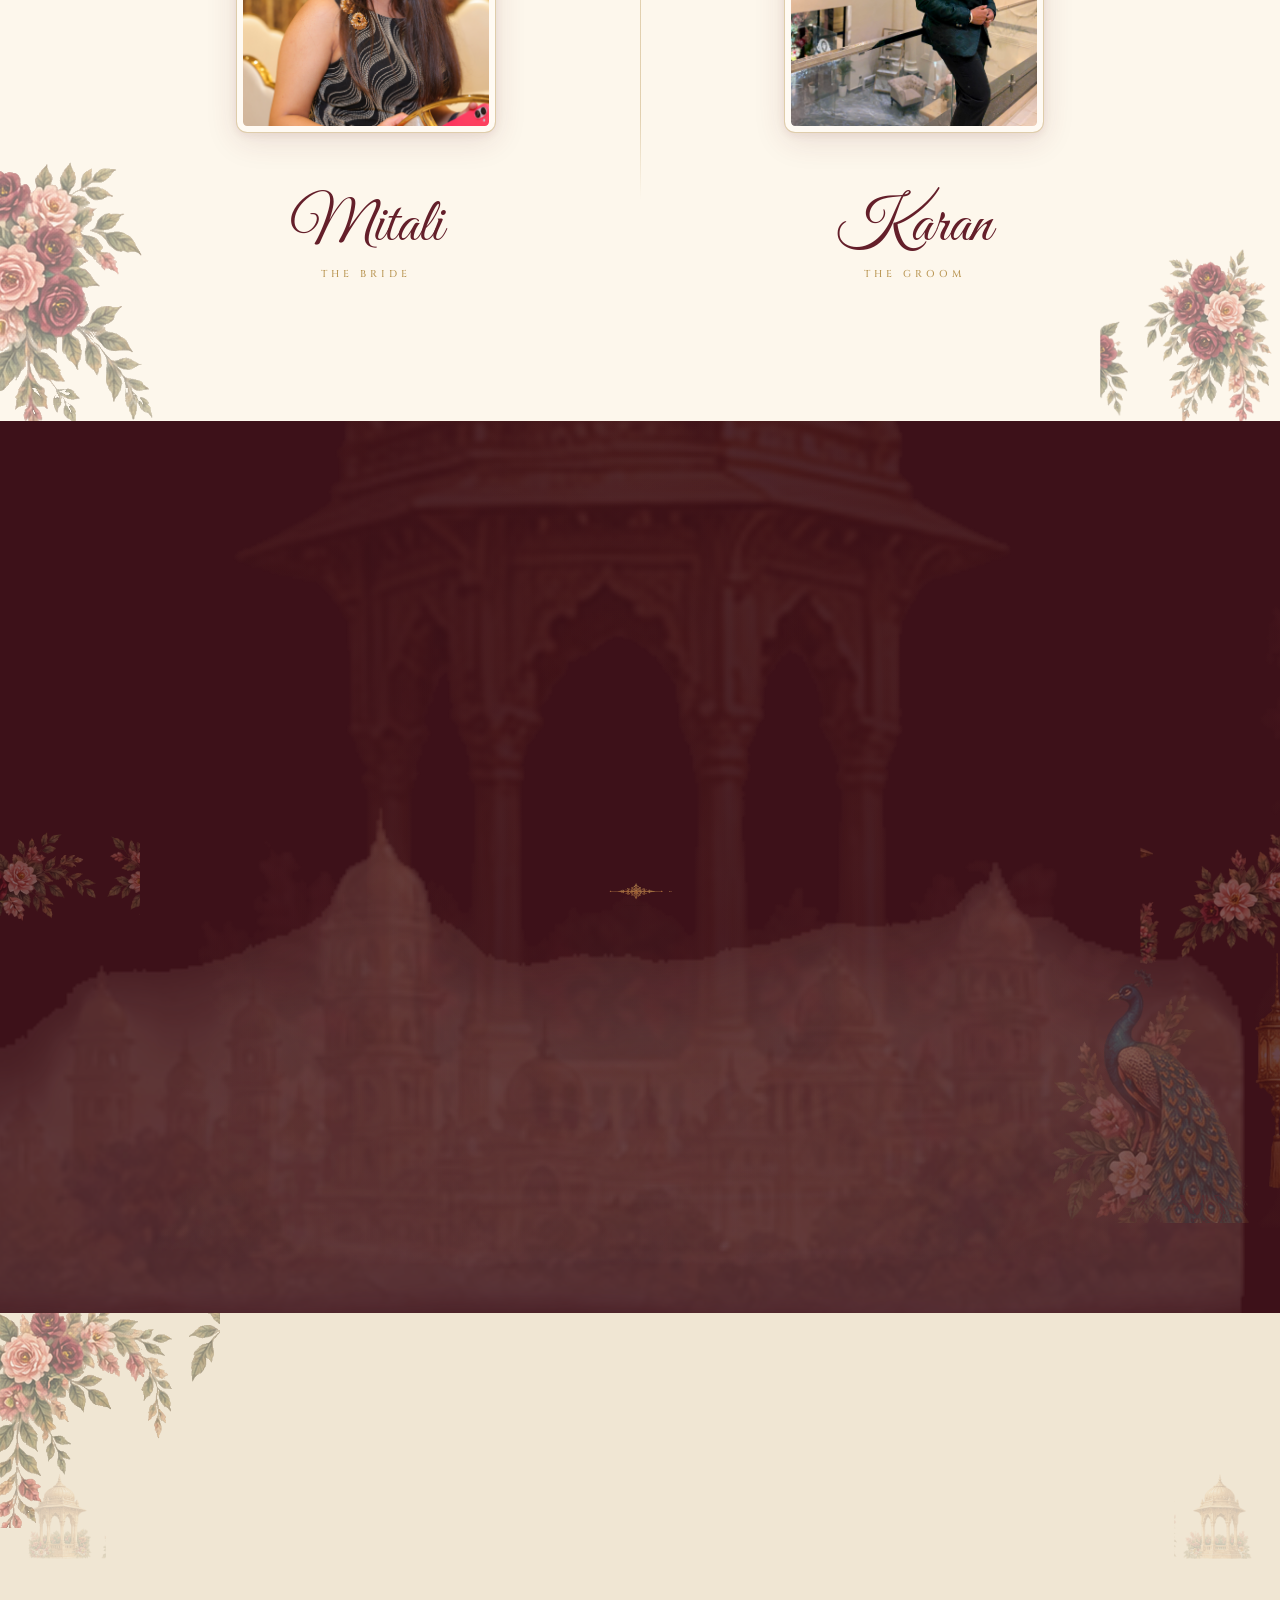
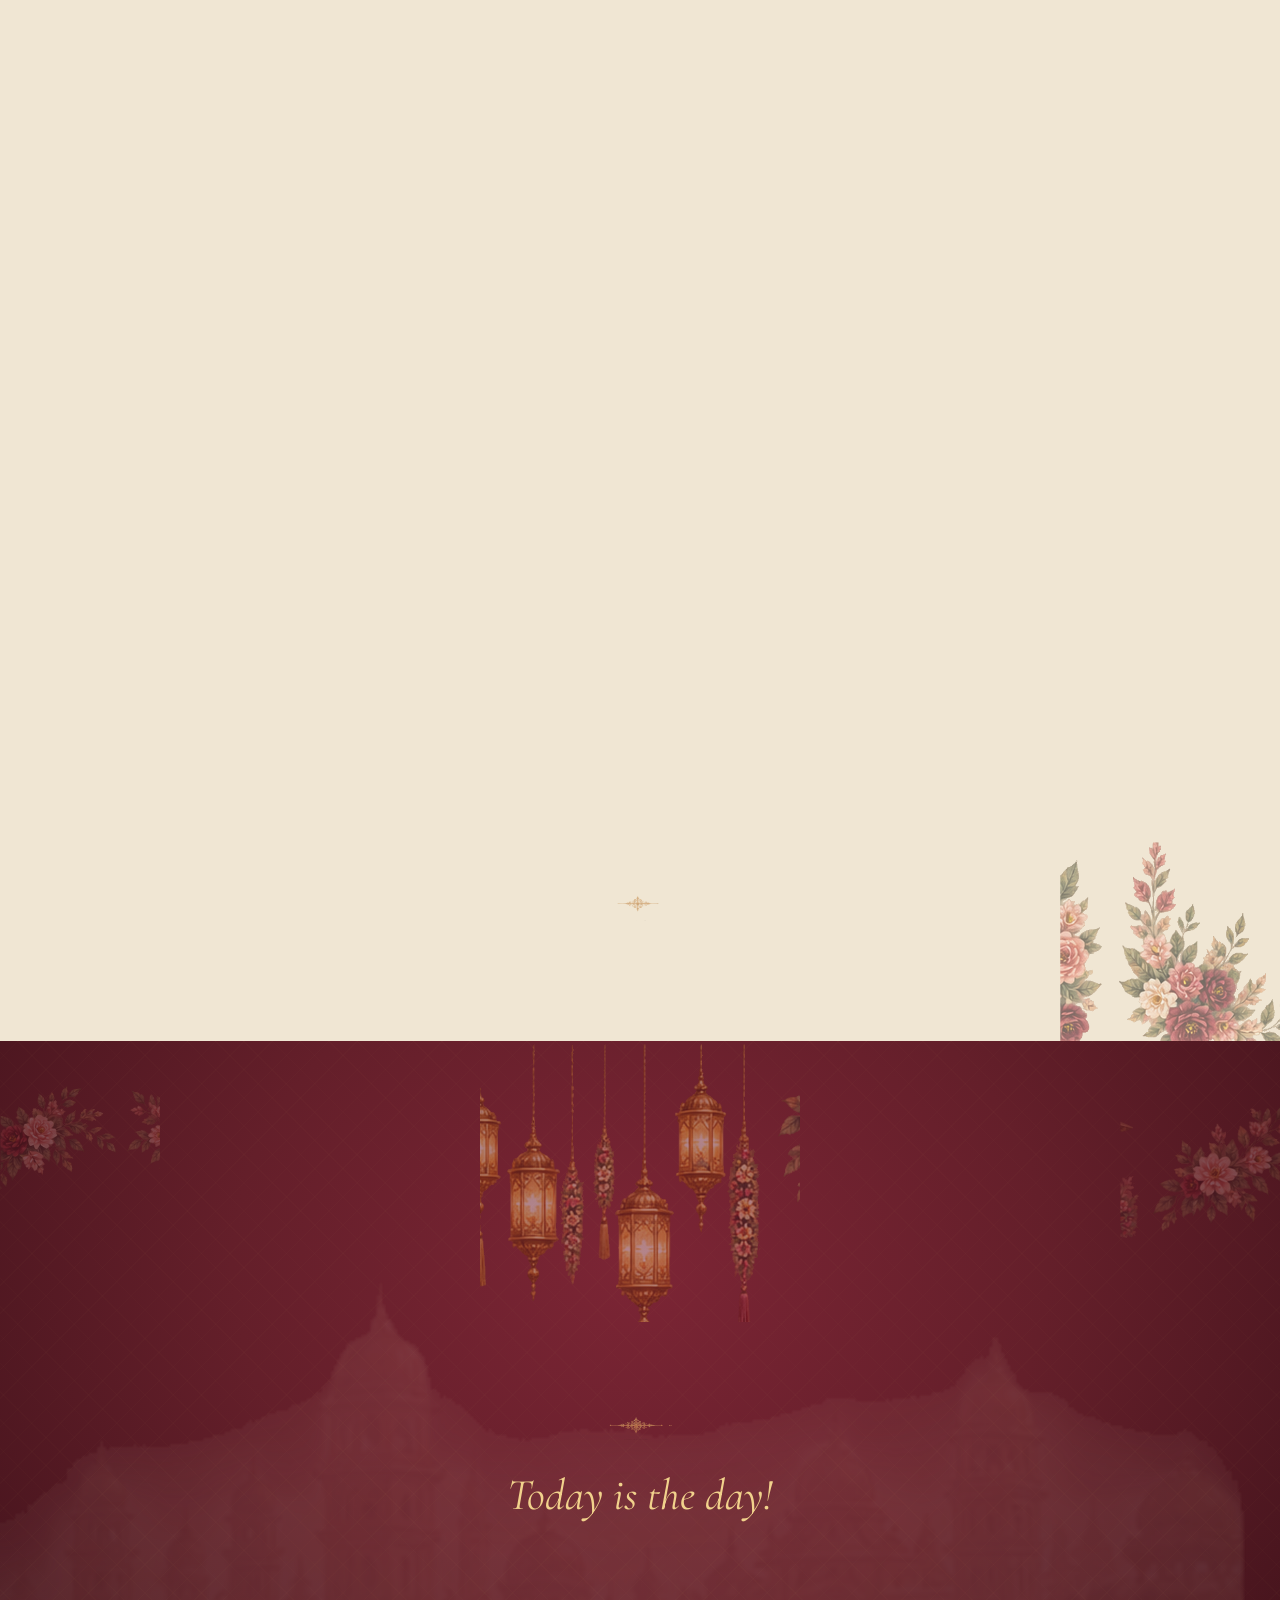
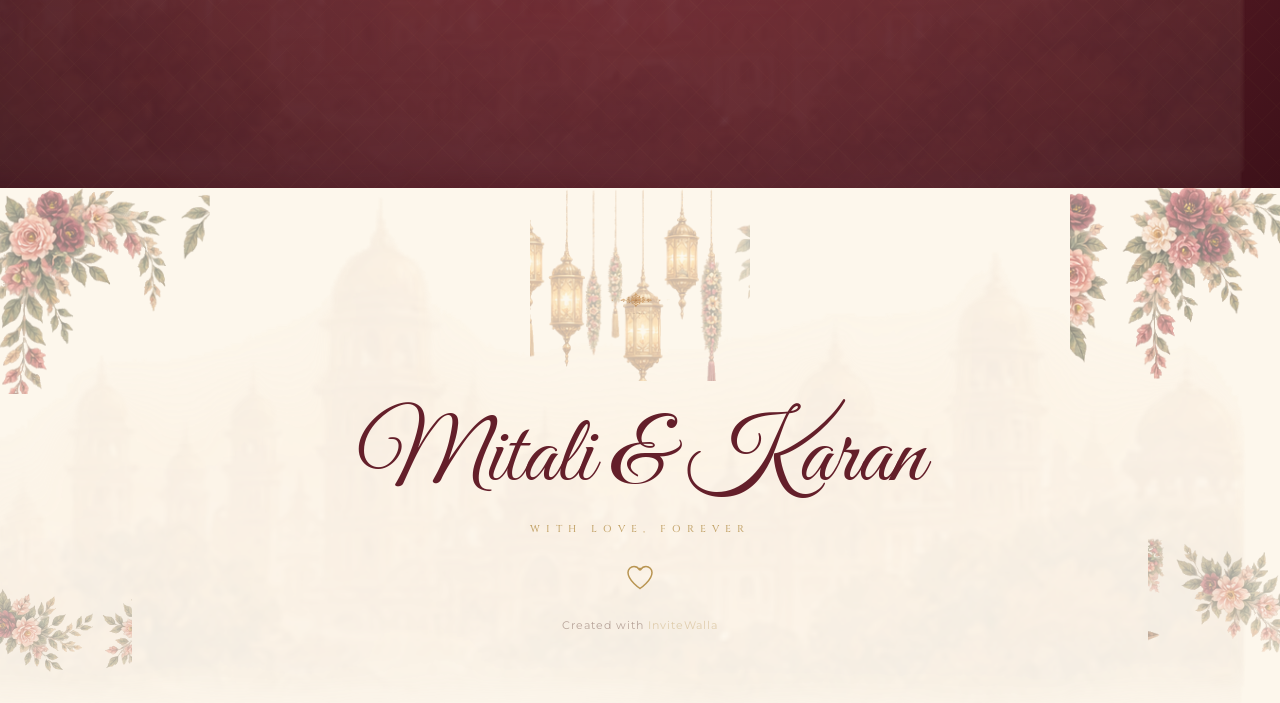
<file: invite/wedding/karan-mitali/index.html>
<!DOCTYPE html>
<html lang="en">
<head>
  <meta charset="UTF-8" />
  <meta name="viewport" content="width=device-width, initial-scale=1.0" />

  <!-- SEO -->
  <title>Mitali &amp; Karan — Royal Wedding Invitation | InviteWalla</title>
  <meta name="description" content="Join Mitali &amp; Karan as they celebrate their wedding on 26 November 2026. Explore their story, memories and wedding invitation on InviteWalla." />
  <meta name="keywords" content="Mitali Karan wedding invitation, royal Indian wedding invitation, digital wedding invite InviteWalla" />
  <meta name="robots" content="index, follow" />
  <link rel="canonical" href="https://invitewalla.com/invite/wedding/mitali-karan-royal/" />

  <!-- Open Graph -->
  <meta property="og:title" content="Mitali &amp; Karan — Royal Wedding Invitation | InviteWalla" />
  <meta property="og:description" content="Join Mitali &amp; Karan as they celebrate their wedding on 26 November 2026. Explore their story, memories and wedding invitation on InviteWalla." />
  <meta property="og:type" content="website" />
  <meta property="og:url" content="https://invitewalla.com/invite/wedding/mitali-karan-royal/" />
  <meta property="og:image" content="https://invitewalla.com/images/banner.jpeg" />
  <meta property="og:image:alt" content="Mitali &amp; Karan — Royal Wedding Invitation by InviteWalla" />
  <meta property="og:site_name" content="InviteWalla" />
  <meta property="og:locale" content="en_IN" />

  <!-- Twitter / X Card -->
  <meta name="twitter:card" content="summary_large_image" />
  <meta name="twitter:title" content="Mitali &amp; Karan — Royal Wedding Invitation | InviteWalla" />
  <meta name="twitter:description" content="Join Mitali &amp; Karan as they celebrate their wedding on 26 November 2026." />
  <meta name="twitter:image" content="https://invitewalla.com/images/banner.jpeg" />

  <!-- Favicon -->
  <link rel="icon" href="/images/logo.jpeg" type="image/jpeg" />

  <!-- Fonts -->
  <link rel="preconnect" href="https://fonts.googleapis.com">
  <link rel="preconnect" href="https://fonts.gstatic.com" crossorigin>
  <link
    href="https://fonts.googleapis.com/css2?family=Cinzel:wght@400;500;600&family=Cormorant+Garamond:ital,wght@0,300;0,400;0,500;0,600;1,300;1,400;1,500&family=Great+Vibes&family=Montserrat:wght@300;400;500;600&display=swap"
    rel="stylesheet"
  >

  <!-- Scoped styles — all prefixed with .mkr- to prevent any global leakage -->
  <link rel="stylesheet" href="css/royal-base.css">
  <link rel="stylesheet" href="css/royal-opening.css">
  <link rel="stylesheet" href="css/royal-hero.css">
  <link rel="stylesheet" href="css/royal-couple.css">
  <link rel="stylesheet" href="css/royal-story.css">
  <link rel="stylesheet" href="css/royal-memories.css">
  <link rel="stylesheet" href="css/royal-countdown.css">
  <link rel="stylesheet" href="css/royal-footer.css">
  <link rel="stylesheet" href="css/royal-nav.css">
  <link rel="stylesheet" href="css/royal-responsive.css">

  <!-- Google Analytics -->
  <script src="/site-config.js"></script>
  <script>
    (function() {
      var id = (typeof SITE_CONFIG !== 'undefined') && SITE_CONFIG.gaMeasurementId;
      if (!id) return;
      var s = document.createElement('script');
      s.async = true;
      s.src = 'https://www.googletagmanager.com/gtag/js?id=' + id;
      document.head.appendChild(s);
      window.dataLayer = window.dataLayer || [];
      function gtag(){ dataLayer.push(arguments); }
      window.gtag = gtag;
      gtag('js', new Date());
      gtag('config', id);
    })();
  </script>

  <!-- Structured Data -->
  <script type="application/ld+json">
  {
    "@context": "https://schema.org",
    "@type": "WebPage",
    "name": "Mitali & Karan — Royal Wedding Invitation | InviteWalla",
    "description": "Join Mitali & Karan as they celebrate their wedding on 26 November 2026. Explore their story, memories and wedding invitation on InviteWalla.",
    "url": "https://invitewalla.com/invite/wedding/mitali-karan-royal/",
    "isPartOf": {
      "@type": "WebSite",
      "name": "InviteWalla",
      "url": "https://invitewalla.com/"
    },
    "breadcrumb": {
      "@type": "BreadcrumbList",
      "itemListElement": [
        { "@type": "ListItem", "position": 1, "name": "Home", "item": "https://invitewalla.com/" },
        { "@type": "ListItem", "position": 2, "name": "Wedding Invitations", "item": "https://invitewalla.com/invite/wedding/" },
        { "@type": "ListItem", "position": 3, "name": "Mitali & Karan Royal", "item": "https://invitewalla.com/invite/wedding/mitali-karan-royal/" }
      ]
    }
  }
  </script>
</head>

<body class="mkr-body">

  <!-- Screen-reader H1 -->
  <h1 class="mkr-sr-only">Mitali &amp; Karan — Royal Wedding Invitation by InviteWalla</h1>

  <!-- ═══════════════════════════════════════════════════════
       OPENING SCREEN
  ══════════════════════════════════════════════════════════ -->
  <div class="mkr-opening" id="mkrOpening" role="dialog" aria-modal="true" aria-label="Wedding invitation opening screen">
    <!-- Paper texture overlay -->
    <div class="mkr-opening-texture" aria-hidden="true"></div>

    <!-- Floral top corners — sprite divs -->
    <div class="mkr-opening-floral mkr-opening-floral--tl" aria-hidden="true"></div>
    <div class="mkr-opening-floral mkr-opening-floral--tr" aria-hidden="true"></div>

    <!-- Lanterns — sprite div -->
    <div class="mkr-opening-lanterns" aria-hidden="true"></div>

    <!-- Content -->
    <div class="mkr-opening-content">
      <!-- Ornament-center divider -->
      <div class="mkr-opening-ornament" aria-hidden="true"></div>

      <p class="mkr-opening-eyebrow">Together with their families</p>
      <div class="mkr-opening-names">
        <span class="mkr-opening-name">Mitali</span>
        <span class="mkr-opening-amp">&amp;</span>
        <span class="mkr-opening-name">Karan</span>
      </div>
      <p class="mkr-opening-date">26 · November · 2026</p>
      <div class="mkr-opening-divider" aria-hidden="true"></div>
      <button class="mkr-open-btn" id="mkrOpenBtn">
        <span>Open Invitation</span>
      </button>
    </div>

    <!-- Floral bottom — sprite divs -->
    <div class="mkr-opening-floral mkr-opening-floral--bl" aria-hidden="true"></div>
    <div class="mkr-opening-floral mkr-opening-floral--br" aria-hidden="true"></div>
  </div>

  <!-- ═══════════════════════════════════════════════════════
       MINIMAL FLOATING NAV
  ══════════════════════════════════════════════════════════ -->
  <nav class="mkr-nav" id="mkrNav" aria-label="Invitation navigation">
    <button class="mkr-nav-toggle" id="mkrNavToggle" aria-label="Toggle navigation" aria-expanded="false">
      <span></span><span></span><span></span>
    </button>
    <div class="mkr-nav-menu" id="mkrNavMenu" hidden>
      <a href="#mkrHero">Home</a>
      <a href="#mkrCouple">Couple</a>
      <a href="#mkrStory">Story</a>
      <a href="#mkrMemories">Memories</a>
      <a href="#mkrCountdown">Countdown</a>
    </div>
  </nav>

  <!-- MUSIC BUTTON -->
  <audio id="mkrMusic" loop></audio>
  <button class="mkr-music-btn" id="mkrMusicBtn" aria-label="Toggle background music">♪</button>

  <!-- ═══════════════════════════════════════════════════════
       HERO
  ══════════════════════════════════════════════════════════ -->
  <section class="mkr-hero" id="mkrHero" aria-label="Hero — Mitali and Karan wedding invitation">

    <!-- Layer 1: Palace lake background (sprite, wide tiling) -->
    <div class="mkr-hero-bg" aria-hidden="true">
      <div class="mkr-hero-palace-bg"></div>
      <div class="mkr-hero-mobile-bg"></div>
    </div>

    <!-- Layer 2: Palace silhouette -->
    <div class="mkr-hero-silhouette" aria-hidden="true"></div>

    <!-- Layer 3: Arch frame -->
    <div class="mkr-hero-arch" aria-hidden="true"></div>

    <!-- Layer 4: Chhatris -->
    <div class="mkr-hero-chhatri mkr-hero-chhatri--left" aria-hidden="true"></div>
    <div class="mkr-hero-chhatri mkr-hero-chhatri--right" aria-hidden="true"></div>

    <!-- Layer 5: Floral clusters top -->
    <div class="mkr-hero-floral mkr-hero-floral--tl" aria-hidden="true"></div>
    <div class="mkr-hero-floral mkr-hero-floral--tr" aria-hidden="true"></div>

    <!-- Layer 6: Lanterns -->
    <div class="mkr-hero-lanterns" aria-hidden="true"></div>

    <!-- Layer 7: Peacock left -->
    <div class="mkr-hero-peacock" aria-hidden="true"></div>

    <!-- Layer 8: Content -->
    <div class="mkr-hero-content">
      <p class="mkr-hero-eyebrow">Together with their families</p>
      <p class="mkr-hero-tagline">We're getting married</p>
      <h2 class="mkr-hero-names" aria-label="Mitali and Karan">
        <span class="mkr-hero-name">Mitali</span>
        <span class="mkr-hero-amp">&amp;</span>
        <span class="mkr-hero-name">Karan</span>
      </h2>
      <p class="mkr-hero-date">26 November 2026</p>
      <div class="mkr-hero-divider" aria-hidden="true">
        <div class="mkr-hero-ornament-line"></div>
      </div>
      <p class="mkr-hero-invite">
        We warmly invite you to celebrate the beginning of our forever<br>
        and be a part of our special day.
      </p>
    </div>

    <!-- Layer 9: Foreground floral left/right cascade -->
    <div class="mkr-hero-fg-left" aria-hidden="true"></div>
    <div class="mkr-hero-fg-right" aria-hidden="true"></div>

    <!-- Scroll hint -->
    <div class="mkr-scroll-hint" aria-hidden="true">
      <span>Scroll to explore</span>
      <div class="mkr-scroll-arrow"></div>
    </div>
  </section>

  <!-- ═══════════════════════════════════════════════════════
       COUPLE
  ══════════════════════════════════════════════════════════ -->
  <section class="mkr-couple" id="mkrCouple" aria-label="The Couple">

    <!-- Decorative texture overlay -->
    <div class="mkr-section-texture" aria-hidden="true"></div>

    <!-- Peacock-right accent on couple section -->
    <div class="mkr-couple-peacock" aria-hidden="true"></div>

    <!-- Floral cascade accents -->
    <div class="mkr-couple-floral-left" aria-hidden="true"></div>
    <div class="mkr-couple-floral-right" aria-hidden="true"></div>

    <div class="mkr-section-inner">
      <p class="mkr-eyebrow mkr-reveal">The Couple</p>
      <h2 class="mkr-section-title mkr-reveal">Two souls, one journey</h2>
      <p class="mkr-section-text mkr-reveal">
        With grateful hearts, we invite you to celebrate<br>
        the beginning of our forever.
      </p>

      <!-- Ornament divider -->
      <div class="mkr-ornament-divider mkr-reveal" aria-hidden="true">
        <span class="mkr-ornament-line"></span>
        <div class="mkr-ornament-img mkr-ornament-img--sprite"></div>
        <span class="mkr-ornament-line"></span>
      </div>

      <div class="mkr-couple-grid">
        <!-- Bride -->
        <div class="mkr-person mkr-reveal" aria-label="Mitali — The Bride">
          <div class="mkr-portrait-frame">
            <img class="mkr-portrait-photo" src="../mitali-karan/images/bride.jpeg" alt="Mitali, the bride" loading="eager">
            <!-- Photo frame sprite overlay -->
            <div class="mkr-portrait-frame-sprite" aria-hidden="true"></div>
            <!-- Floral branch corner decor -->
            <div class="mkr-portrait-floral-tl" aria-hidden="true"></div>
          </div>
          <p class="mkr-person-name">Mitali</p>
          <p class="mkr-person-role">The Bride</p>
        </div>

        <!-- Centre ornament (desktop only) -->
        <div class="mkr-couple-centre" aria-hidden="true">
          <div class="mkr-couple-centre-ornament"></div>
          <div class="mkr-couple-centre-line"></div>
        </div>

        <!-- Groom -->
        <div class="mkr-person mkr-reveal" aria-label="Karan — The Groom">
          <div class="mkr-portrait-frame">
            <img class="mkr-portrait-photo" src="../mitali-karan/images/groom.jpeg" alt="Karan, the groom" loading="eager">
            <!-- Photo frame sprite overlay -->
            <div class="mkr-portrait-frame-sprite" aria-hidden="true"></div>
            <!-- Floral branch corner decor -->
            <div class="mkr-portrait-floral-tr" aria-hidden="true"></div>
          </div>
          <p class="mkr-person-name">Karan</p>
          <p class="mkr-person-role">The Groom</p>
        </div>
      </div>
    </div>
  </section>

  <!-- ═══════════════════════════════════════════════════════
       STORY
  ══════════════════════════════════════════════════════════ -->
  <section class="mkr-story" id="mkrStory" aria-label="Our Story">

    <!-- Palace lake background for story -->
    <div class="mkr-story-bg" aria-hidden="true">
      <div class="mkr-story-bg-sprite"></div>
    </div>

    <!-- Silhouette at base -->
    <div class="mkr-story-silhouette" aria-hidden="true"></div>

    <!-- Floral branches -->
    <div class="mkr-story-floral-left" aria-hidden="true"></div>
    <div class="mkr-story-floral-right" aria-hidden="true"></div>

    <!-- Peacock-right on story/memories right edge -->
    <div class="mkr-story-peacock" aria-hidden="true"></div>

    <div class="mkr-section-inner mkr-story-inner">
      <p class="mkr-eyebrow mkr-eyebrow--light mkr-reveal">Our Story</p>
      <h2 class="mkr-section-title mkr-section-title--light mkr-reveal">And so the adventure begins</h2>

      <div class="mkr-story-divider mkr-reveal" aria-hidden="true"></div>

      <p class="mkr-story-text mkr-reveal">
        It all started with the little moments — shared laughter,<br>
        long conversations and countless memories.
      </p>

      <div class="mkr-story-rule mkr-reveal" aria-hidden="true"></div>

      <p class="mkr-story-text mkr-reveal">
        Today, we begin the next chapter together, and we can't wait<br>
        to have you with us on this beautiful journey.
      </p>
    </div>
  </section>

  <!-- ═══════════════════════════════════════════════════════
       MEMORIES / GALLERY
  ══════════════════════════════════════════════════════════ -->
  <section class="mkr-memories" id="mkrMemories" aria-label="Memories — A few moments of us">

    <div class="mkr-section-texture" aria-hidden="true"></div>

    <!-- Floral top-left and bottom-right -->
    <div class="mkr-memories-floral-tl" aria-hidden="true"></div>
    <div class="mkr-memories-floral-br" aria-hidden="true"></div>

    <!-- Chhatris (desktop only) -->
    <div class="mkr-memories-chhatri-left" aria-hidden="true"></div>
    <div class="mkr-memories-chhatri-right" aria-hidden="true"></div>

    <div class="mkr-section-inner">
      <p class="mkr-eyebrow mkr-reveal">Memories</p>
      <h2 class="mkr-section-title mkr-reveal">A few moments of us</h2>

      <div class="mkr-ornament-divider mkr-reveal" aria-hidden="true">
        <span class="mkr-ornament-line"></span>
        <div class="mkr-ornament-img mkr-ornament-img--sprite"></div>
        <span class="mkr-ornament-line"></span>
      </div>
    </div>

    <!-- Editorial photo grid (populated by JS) -->
    <div class="mkr-gallery-grid" id="mkrGalleryGrid" role="list" aria-label="Wedding photo gallery"></div>

    <!-- Ornament-small bottom accent -->
    <div class="mkr-memories-ornament" aria-hidden="true"></div>
  </section>

  <!-- ═══════════════════════════════════════════════════════
       COUNTDOWN
  ══════════════════════════════════════════════════════════ -->
  <section class="mkr-countdown" id="mkrCountdown" aria-label="Countdown to the wedding">

    <!-- Background and texture -->
    <div class="mkr-countdown-bg" aria-hidden="true"></div>
    <div class="mkr-countdown-silhouette" aria-hidden="true"></div>

    <!-- Lanterns -->
    <div class="mkr-countdown-lanterns" aria-hidden="true"></div>

    <!-- Floral branch corners -->
    <div class="mkr-countdown-floral-tl" aria-hidden="true"></div>
    <div class="mkr-countdown-floral-tr" aria-hidden="true"></div>

    <div class="mkr-section-inner">
      <p class="mkr-eyebrow mkr-eyebrow--light mkr-reveal">Counting Down</p>
      <h2 class="mkr-section-title mkr-section-title--light mkr-reveal">The big day is almost here</h2>

      <div class="mkr-countdown-ornament mkr-reveal" aria-hidden="true"></div>

      <!-- Countdown grid (populated by JS) -->
      <div class="mkr-countdown-grid" id="mkrCountdownGrid" aria-live="polite" aria-label="Countdown timer"></div>

      <p class="mkr-countdown-date mkr-reveal">26 · November · 2026</p>
    </div>
  </section>

  <!-- ═══════════════════════════════════════════════════════
       FOOTER
  ══════════════════════════════════════════════════════════ -->
  <footer class="mkr-footer" id="mkrFooter" role="contentinfo">

    <div class="mkr-footer-texture" aria-hidden="true"></div>

    <!-- Palace silhouette -->
    <div class="mkr-footer-silhouette" aria-hidden="true"></div>

    <!-- Floral corners -->
    <div class="mkr-footer-floral-tl" aria-hidden="true"></div>
    <div class="mkr-footer-floral-tr" aria-hidden="true"></div>
    <div class="mkr-footer-floral-bl" aria-hidden="true"></div>
    <div class="mkr-footer-floral-br" aria-hidden="true"></div>

    <!-- Lanterns -->
    <div class="mkr-footer-lanterns" aria-hidden="true"></div>

    <div class="mkr-footer-content">
      <div class="mkr-footer-ornament" aria-hidden="true"></div>

      <p class="mkr-footer-names">Mitali &amp; Karan</p>
      <p class="mkr-footer-tagline">With Love, Forever</p>

      <div class="mkr-footer-heart" aria-hidden="true">
        <svg width="28" height="26" viewBox="0 0 28 26" fill="none" xmlns="http://www.w3.org/2000/svg" aria-hidden="true">
          <path d="M14 24.5C14 24.5 2 16.5 2 8.5C2 5.186 4.686 2.5 8 2.5C10.238 2.5 12.196 3.724 13.294 5.556C13.626 5.033 14 4.553 14 4.553C14 4.553 14.374 5.033 14.706 5.556C15.804 3.724 17.762 2.5 20 2.5C23.314 2.5 26 5.186 26 8.5C26 16.5 14 24.5 14 24.5Z" stroke="#b99552" stroke-width="1.5" fill="none"/>
        </svg>
      </div>

      <p class="mkr-footer-brand">
        Created with <a href="https://invitewalla.com" aria-label="InviteWalla — beautiful digital invitations">InviteWalla</a>
      </p>
    </div>
  </footer>

  <!-- Scripts -->
  <script src="invitation-data.js"></script>
  <script src="royal-sprite.js"></script>
  <script src="royal-invite.js"></script>

</body>
</html>
</file>
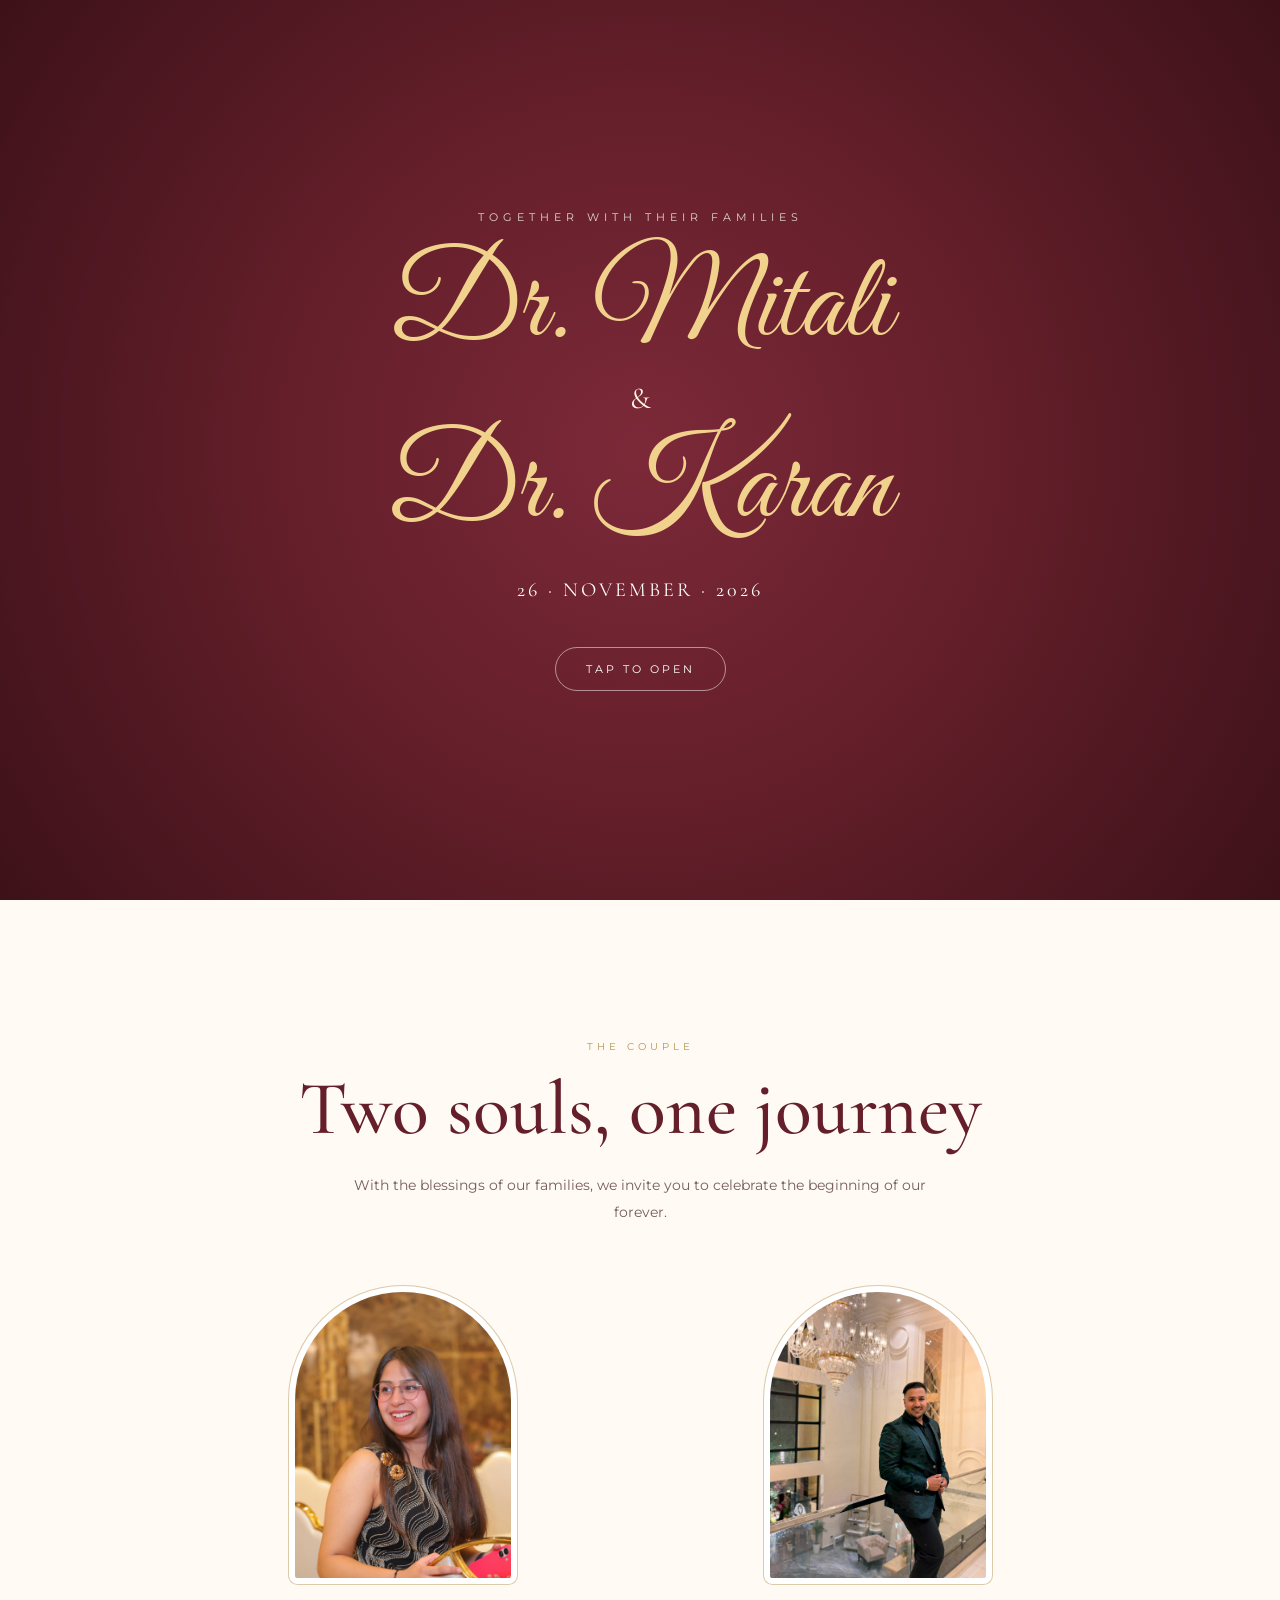
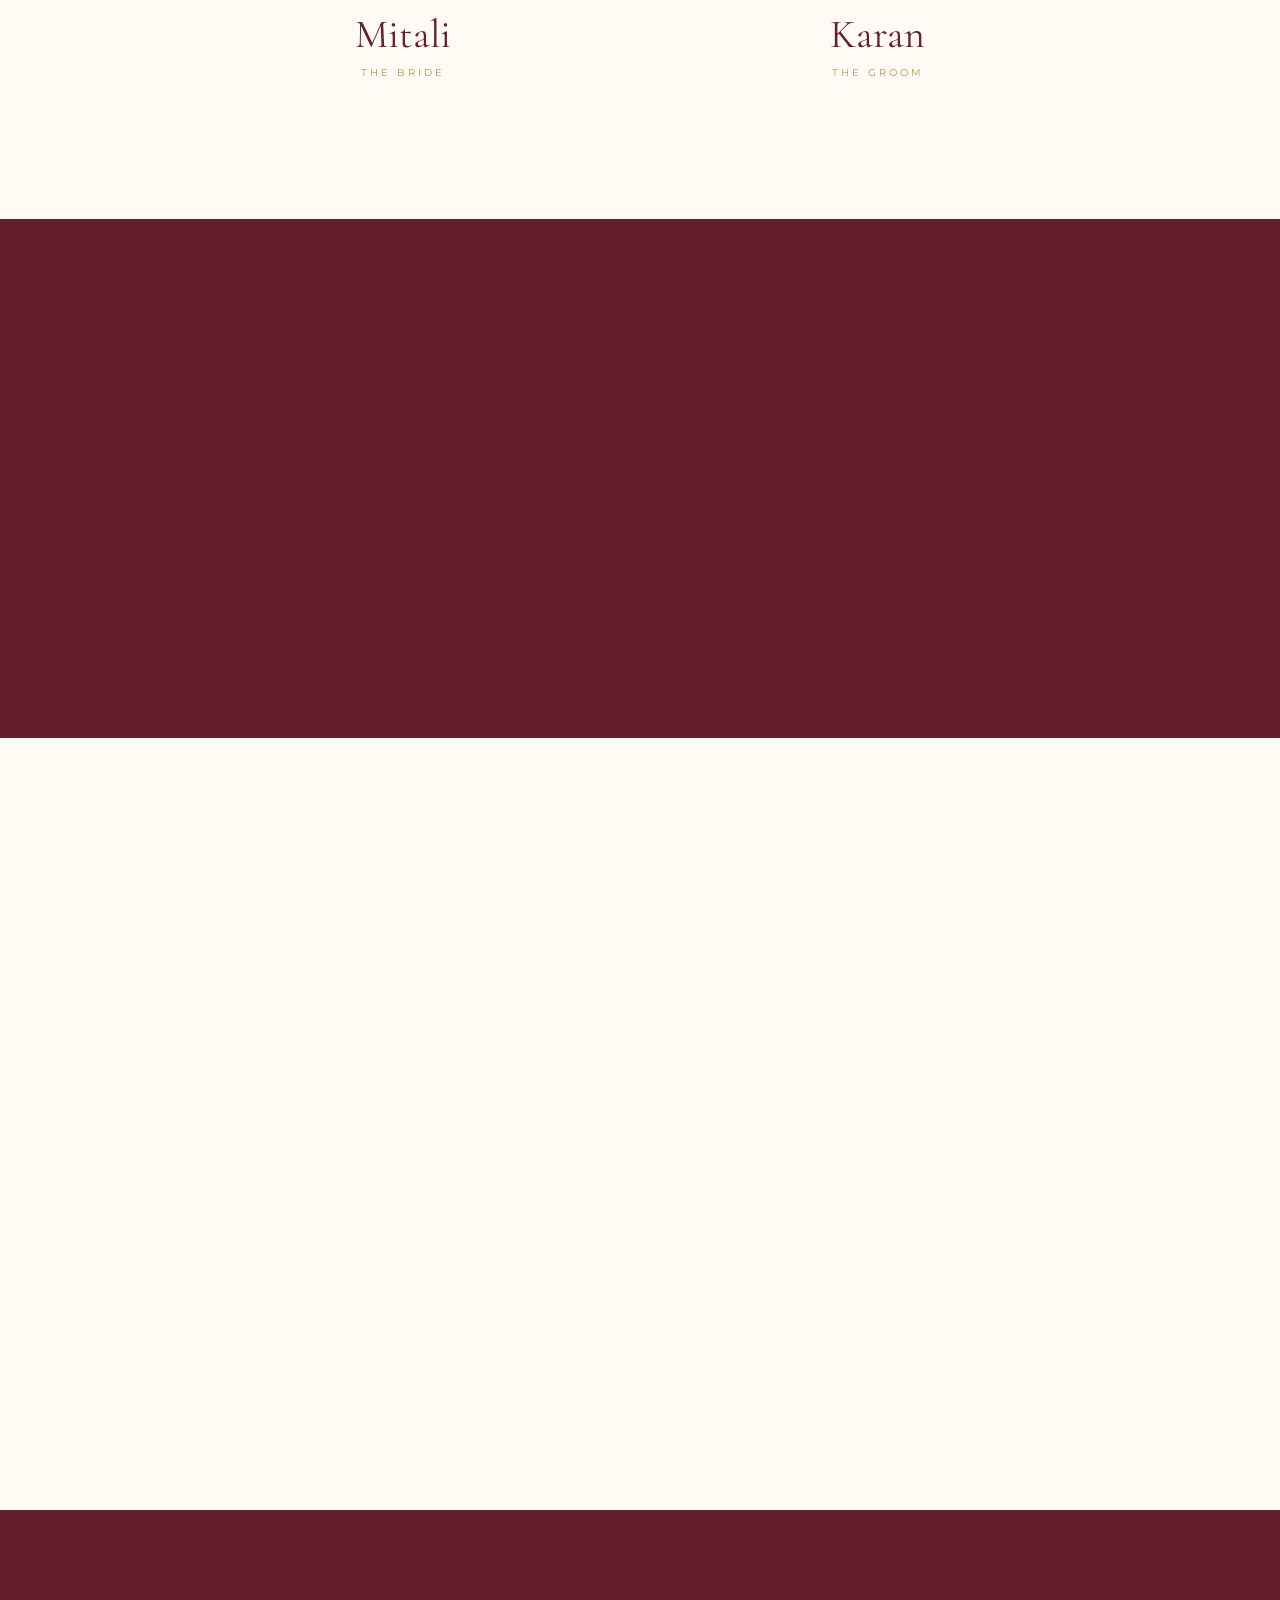
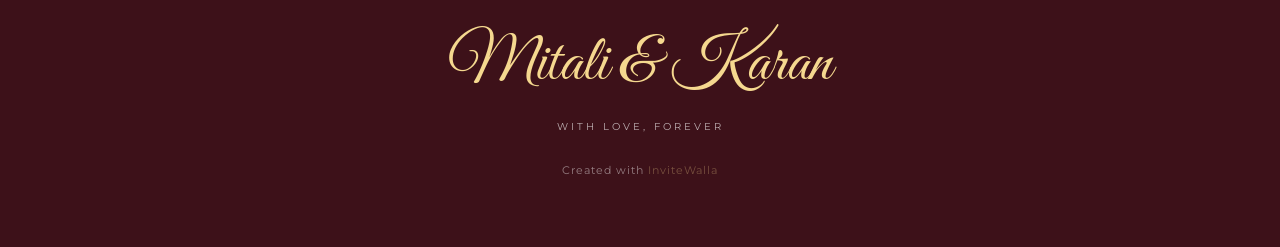
<file: invite/wedding/mitali-karan/index.html>
<!DOCTYPE html>
<html lang="en">
<head>
  <meta charset="UTF-8" />
  <meta name="viewport" content="width=device-width, initial-scale=1.0" />

  <title>Mitali &amp; Karan — Digital Wedding Invitation | InviteWalla</title>

  <meta name="description" content="Explore Mitali &amp; Karan's digital wedding invitation — their love story, wedding events, gallery, venue and directions. A beautiful digital invitation by InviteWalla." />
  <meta name="keywords" content="digital wedding invitation India, online wedding invite, InviteWalla sample, custom wedding card online" />
  <meta name="robots" content="index, follow" />
  <link rel="canonical" href="https://invitewalla.com/invite/wedding/mitali-karan/" />

  <!-- Open Graph -->
  <meta property="og:title" content="Mitali &amp; Karan — Digital Wedding Invitation | InviteWalla" />
  <meta property="og:description" content="Explore Mitali &amp; Karan's digital wedding invitation — their love story, events, gallery and venue. A beautiful digital invitation by InviteWalla." />
  <meta property="og:type" content="website" />
  <meta property="og:url" content="https://invitewalla.com/invite/wedding/mitali-karan/" />
  <meta property="og:image" content="https://invitewalla.com/images/banner.jpeg" />
  <meta property="og:image:alt" content="Mitali &amp; Karan — Digital Wedding Invitation by InviteWalla" />
  <meta property="og:site_name" content="InviteWalla" />
  <meta property="og:locale" content="en_IN" />

  <!-- Twitter / X Card -->
  <meta name="twitter:card" content="summary_large_image" />
  <meta name="twitter:title" content="Mitali &amp; Karan — Digital Wedding Invitation | InviteWalla" />
  <meta name="twitter:description" content="Explore Mitali &amp; Karan's digital wedding invitation — their love story, events, gallery and venue." />
  <meta name="twitter:image" content="https://invitewalla.com/images/banner.jpeg" />

  <!-- Favicon -->
  <link rel="icon" href="/images/logo.jpeg" type="image/jpeg" />

  <!-- Google Analytics -->
  <script src="/site-config.js"></script>
  <script>
    (function() {
      var id = (typeof SITE_CONFIG !== 'undefined') && SITE_CONFIG.gaMeasurementId;
      if (!id) return;
      var s = document.createElement('script');
      s.async = true;
      s.src = 'https://www.googletagmanager.com/gtag/js?id=' + id;
      document.head.appendChild(s);
      window.dataLayer = window.dataLayer || [];
      function gtag(){ dataLayer.push(arguments); }
      window.gtag = gtag;
      gtag('js', new Date());
      gtag('config', id);
    })();
  </script>

  <link rel="preconnect" href="https://fonts.googleapis.com">
  <link rel="preconnect" href="https://fonts.gstatic.com" crossorigin>
  <link
    href="https://fonts.googleapis.com/css2?family=Cormorant+Garamond:wght@400;500;600;700&family=Great+Vibes&family=Montserrat:wght@300;400;500;600&display=swap"
    rel="stylesheet"
  >

  <!-- Styles — mitali-karan keeps its own CSS (burgundy/gold theme) -->
  <link rel="stylesheet" href="css/base.css">
  <link rel="stylesheet" href="css/opening.css">
  <link rel="stylesheet" href="css/hero.css">
  <link rel="stylesheet" href="css/couple.css">
  <link rel="stylesheet" href="css/story.css">
  <link rel="stylesheet" href="css/events.css">
  <link rel="stylesheet" href="css/gallery.css">
  <link rel="stylesheet" href="css/venue.css">
  <link rel="stylesheet" href="css/countdown.css">
  <link rel="stylesheet" href="css/footer.css">
  <link rel="stylesheet" href="css/responsive.css">

  <!-- Structured Data -->
  <script type="application/ld+json">
  {
    "@context": "https://schema.org",
    "@type": "WebPage",
    "name": "Mitali & Karan — Digital Wedding Invitation | InviteWalla",
    "description": "Explore Mitali & Karan's digital wedding invitation — their love story, wedding events, gallery, venue and directions. A beautiful digital invitation by InviteWalla.",
    "url": "https://invitewalla.com/invite/wedding/mitali-karan/",
    "isPartOf": {
      "@type": "WebSite",
      "name": "InviteWalla",
      "url": "https://invitewalla.com/"
    },
    "breadcrumb": {
      "@type": "BreadcrumbList",
      "itemListElement": [
        { "@type": "ListItem", "position": 1, "name": "Home", "item": "https://invitewalla.com/" },
        { "@type": "ListItem", "position": 2, "name": "Wedding Invitations", "item": "https://invitewalla.com/invite/wedding/" },
        { "@type": "ListItem", "position": 3, "name": "Mitali & Karan", "item": "https://invitewalla.com/invite/wedding/mitali-karan/" }
      ]
    }
  }
  </script>
</head>

<body>

  <h1 class="iw-sr-only">Mitali &amp; Karan — Digital Wedding Invitation by InviteWalla</h1>

  <!-- OPENING -->
  <div class="opening" id="opening">
    <div class="opening-content">
      <div class="opening-small">Together with their families</div>
      <div class="opening-names">Mitali</div>
      <div class="opening-and">&</div>
      <div class="opening-names">Karan</div>
      <div class="opening-date">26 · NOVEMBER · 2026</div>
      <button class="open-button" id="openInvitation">Tap to open</button>
    </div>
  </div>

  <!-- MUSIC -->
  <audio id="weddingMusic" loop></audio>
  <button class="music-button" id="musicButton" aria-label="Toggle music">♪</button>

  <!-- HERO -->
  <section class="hero">
    <div class="hero-content">
      <div class="hero-small">We're getting married</div>
      <div class="hero-names">Mitali</div>
      <div class="hero-and">&</div>
      <div class="hero-names">Karan</div>
      <div class="hero-date">26 · NOVEMBER · 2026</div>
    </div>
    <div class="scroll-indicator">Scroll to explore</div>
  </section>

  <!-- COUPLE -->
  <section class="couple">
    <div class="section-inner">
      <div class="eyebrow reveal">The Couple</div>
      <h2 class="section-title reveal">Two souls, one journey</h2>
      <p class="section-text couple-intro reveal">
        With the blessings of our families, we invite you to celebrate
        the beginning of our forever.
      </p>
      <div class="couple-grid">
        <div class="person reveal">
          <img class="person-photo" src="images/bride.jpeg" alt="Mitali">
          <div class="person-name">Mitali</div>
          <div class="person-role">The Bride</div>
        </div>
        <div class="person reveal">
          <img class="person-photo" src="images/groom.jpeg" alt="Karan">
          <div class="person-name">Karan</div>
          <div class="person-role">The Groom</div>
        </div>
      </div>
    </div>
  </section>

  <!-- STORY -->
  <section class="story">
    <div class="section-inner">
      <div class="eyebrow reveal">Our Story</div>
      <h2 class="section-title reveal">And so the adventure begins</h2>
      <p class="section-text reveal">
        Some stories are written in books.
        Ours was written in little moments,
        shared laughter, long conversations
        and countless memories.
        <br><br>
        Now we're ready to begin the next chapter — together.
      </p>
    </div>
  </section>

  <!-- EVENTS -->
  <div id="eventSections"></div>

  <!-- GALLERY -->
  <section class="gallery">
    <div class="section-inner">
      <div class="eyebrow reveal">Memories</div>
      <h2 class="section-title reveal">A few moments of us</h2>
      <div class="gallery-grid"></div>
    </div>
  </section>

  <!-- COUNTDOWN -->
  <section class="countdown">
    <div class="section-inner">
      <div class="eyebrow reveal">Counting Down</div>
      <h2 class="section-title reveal">The big day is almost here</h2>
      <div class="countdown-grid reveal" id="countdownGrid"></div>
    </div>
  </section>

  <!-- FOOTER -->
  <footer>
    <div class="footer-names">Mitali &amp; Karan</div>
    <div class="footer-text">With love, forever</div>
    <div class="footer-brand">
      Created with <a href="https://invitewalla.com" aria-label="InviteWalla — beautiful digital invitations">InviteWalla</a>
    </div>
  </footer>

  <!-- JS -->
  <script src="invitation-data.js"></script>
  <script src="/js/analytics.js"></script>
  <script src="/invite/_template/invite.js"></script>

</body>
</html>
</file>
<file: css/marketing.css>
/* =========================================================
   INVITEWALLA — Marketing Homepage  v3
   css/marketing.css
   =========================================================
   Fonts: Cormorant Garamond (headings), Great Vibes (accent),
          Montserrat (body / nav / UI)
   Mobile-first. Breakpoints: 480 / 768 / 1024 / 1440
   All animations respect prefers-reduced-motion.
========================================================= */


/* ── TOKENS ────────────────────────────────────────────── */

:root {
  --ivory:        #FBF5EC;
  --cream:        #F5EAD8;
  --parchment:    #EDD9BC;
  --gold:         #B58A3A;
  --gold-light:   #D4A84B;
  --gold-pale:    #F2E4C8;
  --blush:        #D9A99B;
  --blush-light:  #F2DDD8;
  --dark-bg:      #2C1810;
  --dark-mid:     #3D2418;
  --text:         #3A2920;
  --muted:        #7A5C50;
  --border:       #E8D5C0;
  --shadow:       rgba(58,41,32,.08);
  --max:          1200px;
  --ease:         cubic-bezier(0.22, 1, 0.36, 1);
  --radius:       14px;
  --radius-sm:    8px;
}


/* ── RESET ─────────────────────────────────────────────── */

*, *::before, *::after { box-sizing: border-box; margin: 0; padding: 0; }
html { scroll-behavior: smooth; -webkit-text-size-adjust: 100%; overflow-x: hidden; }
body {
  background: var(--ivory);
  color: var(--text);
  font-family: "Montserrat", sans-serif;
  overflow-x: hidden;
  -webkit-font-smoothing: antialiased;
  -moz-osx-font-smoothing: grayscale;
}
img, svg { max-width: 100%; display: block; }
a { color: inherit; text-decoration: none; }
ul, ol { list-style: none; }
button, input, select, textarea { font: inherit; }

:focus-visible {
  outline: 2px solid var(--gold);
  outline-offset: 3px;
  border-radius: 4px;
}


/* ── SCROLL REVEAL ──────────────────────────────────────── */

.reveal {
  opacity: 0;
  transform: translateY(28px);
  transition: opacity .8s var(--ease), transform .8s var(--ease);
}
.reveal.visible { opacity: 1; transform: none; }


/* ── LAYOUT HELPERS ─────────────────────────────────────── */

.iw-section-container {
  width: min(100%, var(--max));
  margin-inline: auto;
  padding-inline: 24px;
}

.iw-eyebrow {
  font-family: "Montserrat", sans-serif;
  font-size: 10px;
  font-weight: 600;
  letter-spacing: 3px;
  text-transform: uppercase;
  color: var(--gold);
  margin-bottom: 16px;
  display: block;
}
.iw-eyebrow--gold  { color: var(--gold-light); }
.iw-eyebrow--light { color: rgba(251,245,236,.5); }

.iw-section-heading {
  font-family: "Cormorant Garamond", serif;
  font-size: clamp(40px, 8vw, 68px);
  font-weight: 400;
  line-height: 1.08;
  color: var(--text);
  letter-spacing: -.2px;
}
.iw-section-heading em          { font-style: italic; color: var(--gold); }
.iw-section-heading--light      { color: var(--ivory); }
.iw-section-heading--light em   { color: var(--gold-light); }

.iw-section-sub {
  margin-top: 18px;
  font-size: 15px;
  color: var(--muted);
  line-height: 1.8;
  max-width: 520px;
}
.iw-section-sub--light { color: rgba(251,245,236,.62); }


/* ── SCREEN READER ONLY ─────────────────────────────────── */

.iw-sr-only {
  position: absolute;
  width: 1px;
  height: 1px;
  padding: 0;
  margin: -1px;
  overflow: hidden;
  clip: rect(0, 0, 0, 0);
  white-space: nowrap;
  border: 0;
}


/* ── BUTTONS ────────────────────────────────────────────── */

.iw-btn {
  display: inline-flex;
  align-items: center;
  gap: 8px;
  padding: 13px 28px;
  border-radius: 50px;
  font-family: "Montserrat", sans-serif;
  font-size: 13px;
  font-weight: 500;
  letter-spacing: .4px;
  border: 1.5px solid transparent;
  cursor: pointer;
  transition: background .22s ease, border-color .22s ease,
              box-shadow .22s ease, transform .14s ease;
  white-space: nowrap;
  text-align: center;
  text-decoration: none;
}
.iw-btn:active { transform: scale(.97); }

.iw-btn-primary {
  background: var(--gold);
  color: #fff;
  border-color: var(--gold);
  box-shadow: 0 4px 20px rgba(181,138,58,.25);
}
.iw-btn-primary:hover {
  background: var(--gold-light);
  border-color: var(--gold-light);
  box-shadow: 0 8px 28px rgba(181,138,58,.38);
}

.iw-btn-ghost {
  background: transparent;
  color: var(--text);
  border-color: var(--border);
}
.iw-btn-ghost:hover {
  background: var(--cream);
  border-color: var(--gold);
  color: var(--gold);
}

.iw-btn-whatsapp {
  background: #25d366;
  color: #fff;
  border-color: #25d366;
  width: 100%;
  justify-content: center;
}
.iw-btn-whatsapp:hover {
  background: #1ebe5d;
  box-shadow: 0 6px 20px rgba(37,211,102,.28);
}

/* Brand-styled WhatsApp button (uses InviteWalla palette) */
.iw-btn-wa-brand {
  background: var(--gold);
  color: #fff;
  border-color: var(--gold);
  width: 100%;
  justify-content: center;
  box-shadow: 0 4px 18px rgba(181,138,58,.25);
}
.iw-btn-wa-brand:hover {
  background: var(--gold-light);
  border-color: var(--gold-light);
  box-shadow: 0 8px 28px rgba(181,138,58,.38);
}

/* "or" separator in WA panel */
.iw-wa-or {
  text-align: center;
  font-family: "Montserrat", sans-serif;
  font-size: 11px;
  color: var(--border);
  letter-spacing: .5px;
  margin: 2px 0;
}

/* Secondary "see an example" link in WA panel */
.iw-wa-example-link {
  width: 100%;
  justify-content: center;
}

.iw-btn-submit {
  width: 100%;
  justify-content: center;
  padding: 15px;
  font-size: 14px;
  font-weight: 600;
  border-radius: var(--radius-sm);
}


/* =========================================================
   OPENING SCREEN
========================================================= */

.iw-opening {
  position: fixed;
  inset: 0;
  z-index: 500;
  display: flex;
  flex-direction: column;
  align-items: center;
  justify-content: center;
  gap: 36px;
  background: var(--dark-bg);
  overflow: hidden;
  transition: opacity .9s var(--ease), visibility .9s var(--ease);
}
.iw-opening.dismissed {
  opacity: 0;
  visibility: hidden;
  pointer-events: none;
}

/* Floating petals */
.iw-opening-petals {
  position: absolute;
  inset: 0;
  pointer-events: none;
  overflow: hidden;
}
.petal {
  position: absolute;
  border-radius: 50% 50% 50% 50% / 60% 60% 40% 40%;
  opacity: 0;
  animation: petalFall 8s ease-in infinite;
}
.petal-1 { left: 10%; width: 5px;  height: 8px;  background: var(--blush);     animation-delay: 0s;   animation-duration: 9s; }
.petal-2 { left: 25%; width: 7px;  height: 11px; background: var(--gold-pale); animation-delay: 1.5s; animation-duration: 7s; }
.petal-3 { left: 45%; width: 4px;  height: 7px;  background: var(--blush);     animation-delay: 3s;   animation-duration: 10s;}
.petal-4 { left: 65%; width: 6px;  height: 9px;  background: var(--parchment); animation-delay: 0.8s; animation-duration: 8s; }
.petal-5 { left: 80%; width: 5px;  height: 8px;  background: var(--blush);     animation-delay: 2.2s; animation-duration: 9s; }
.petal-6 { left: 55%; width: 4px;  height: 6px;  background: var(--gold-pale); animation-delay: 4s;   animation-duration: 7s; }

@keyframes petalFall {
  0%   { transform: translateY(-20px) rotate(0deg); opacity: 0; }
  10%  { opacity: .7; }
  100% { transform: translateY(110vh) rotate(720deg); opacity: 0; }
}

/* Corner ornaments */
.iw-opening-corner { position: absolute; pointer-events: none; }
.iw-opening-corner--tl { top: 20px; left: 20px; }
.iw-opening-corner--tr { top: 20px; right: 20px; }
.iw-opening-corner--bl { bottom: 20px; left: 20px; }
.iw-opening-corner--br { bottom: 20px; right: 20px; }

/* Envelope */
.iw-envelope {
  position: relative;
  width: min(320px, 82vw);
  height: min(240px, 62vw);
  flex-shrink: 0;
  animation: envFloat 3.6s ease-in-out infinite;
}
@keyframes envFloat {
  0%, 100% { transform: translateY(0) rotate(-1deg); }
  50%       { transform: translateY(-12px) rotate(1deg); }
}

.iw-env-svg {
  position: absolute;
  inset: 0;
  width: 100%;
  height: 100%;
}

.iw-env-flap {
  position: absolute;
  top: 0; left: 0;
  width: 100%;
  height: 54%;
  transform-origin: top center;
  transition: transform .85s var(--ease);
  pointer-events: none;
}
.iw-envelope.open .iw-env-flap { transform: rotateX(180deg); }

.iw-env-card {
  position: absolute;
  left: 12%;
  width: 76%;
  bottom: 8%;
  background: linear-gradient(145deg, var(--dark-mid), var(--dark-bg));
  border: 1px solid rgba(181,138,58,.3);
  border-radius: 8px;
  z-index: 2;
  padding: 18px 16px;
  text-align: center;
  transform: translateY(0);
  transition: transform .9s var(--ease);
  box-shadow: 0 8px 32px rgba(0,0,0,.4);
}
.iw-envelope.open .iw-env-card { transform: translateY(-76%); }

.iw-env-card-inner { color: var(--ivory); }
.iw-env-eyebrow {
  font-family: "Montserrat", sans-serif;
  font-size: 7px;
  letter-spacing: 2.5px;
  text-transform: uppercase;
  opacity: .5;
  margin-bottom: 8px;
}
.iw-env-names {
  font-family: "Great Vibes", cursive;
  font-size: clamp(22px, 5.5vw, 30px);
  line-height: 1;
  color: var(--gold-light);
  display: flex;
  flex-direction: column;
  align-items: center;
  gap: 0;
}
.name-a, .name-b { line-height: 1.15; }
.iw-env-amp {
  font-family: "Cormorant Garamond", serif;
  font-size: .45em;
  opacity: .7;
  line-height: 1.6;
}
.iw-env-divider {
  width: 32px;
  height: 1px;
  background: rgba(181,138,58,.4);
  margin: 8px auto;
}
.iw-env-date {
  font-family: "Montserrat", sans-serif;
  font-size: 7px;
  letter-spacing: 2px;
  opacity: .55;
}

/* Opening text */
.iw-opening-text {
  text-align: center;
  color: var(--ivory);
  animation: openingFadeIn 1.2s var(--ease) .4s both;
}
@keyframes openingFadeIn {
  from { opacity: 0; transform: translateY(18px); }
  to   { opacity: 1; transform: none; }
}

.iw-opening-brand {
  font-family: "Cormorant Garamond", serif;
  font-size: 12px;
  letter-spacing: 5px;
  text-transform: uppercase;
  color: var(--gold);
  margin-bottom: 10px;
}

.iw-opening-tagline {
  font-family: "Great Vibes", cursive;
  font-size: clamp(32px, 9vw, 52px);
  color: var(--parchment);
  margin-bottom: 28px;
  line-height: 1.1;
}

.iw-opening-btn {
  display: inline-flex;
  align-items: center;
  gap: 8px;
  padding: 12px 30px;
  border: 1px solid rgba(181,138,58,.5);
  border-radius: 50px;
  background: transparent;
  color: var(--parchment);
  font-family: "Montserrat", sans-serif;
  font-size: 11px;
  letter-spacing: 2.5px;
  text-transform: uppercase;
  cursor: pointer;
  transition: background .25s ease, border-color .25s ease, color .25s ease;
}
.iw-opening-btn:hover {
  background: rgba(181,138,58,.12);
  border-color: var(--gold);
  color: var(--gold-light);
}
.iw-opening-btn svg { animation: btnBounce 1.8s ease-in-out infinite; }
@keyframes btnBounce {
  0%, 100% { transform: translateY(0); }
  50%       { transform: translateY(4px); }
}


/* =========================================================
   SITE WRAPPER
========================================================= */

.iw-site {
  opacity: 0;
  transition: opacity .6s ease .1s;
  overflow-x: hidden;
}
.iw-site.visible,
.iw-site--visible { opacity: 1; }


/* =========================================================
   NAV
========================================================= */

.iw-nav {
  position: fixed;
  top: 0; left: 0; right: 0;
  z-index: 200;
  background: rgba(251,245,236,.94);
  backdrop-filter: blur(14px);
  -webkit-backdrop-filter: blur(14px);
  border-bottom: 1px solid transparent;
  transition: border-color .3s ease, box-shadow .3s ease;
}
.iw-nav.scrolled {
  border-bottom-color: var(--border);
  box-shadow: 0 2px 24px var(--shadow);
}

.iw-nav nav {
  display: flex;
  align-items: center;
  justify-content: space-between;
  width: min(100%, var(--max));
  margin-inline: auto;
  padding: 12px 24px;
  gap: 20px;
}

.iw-nav-logo {
  display: flex;
  align-items: center;
  flex-shrink: 0;
  text-decoration: none;
}
.iw-nav-logo-text {
  font-family: "Cormorant Garamond", serif;
  font-size: 24px;
  font-weight: 600;
  color: var(--gold);
  letter-spacing: -.2px;
  line-height: 1;
}
/* hide the img fallback entirely */
.iw-nav-logo-img { display: none; }

.iw-nav-links {
  display: none;
  align-items: center;
  gap: 32px;
}
.iw-nav-links a {
  font-family: "Montserrat", sans-serif;
  font-size: 12.5px;
  font-weight: 500;
  color: var(--muted);
  letter-spacing: .3px;
  transition: color .2s ease;
}
.iw-nav-links a:hover { color: var(--gold); }
.iw-nav-active a,
.iw-nav-active a:hover { color: var(--gold); font-weight: 600; }

.iw-nav-cta {
  padding: 9px 22px !important;
  background: var(--gold) !important;
  color: #fff !important;
  border-radius: 50px;
  font-weight: 600 !important;
  letter-spacing: .3px !important;
  transition: background .22s ease !important;
  box-shadow: 0 3px 14px rgba(181,138,58,.28);
}
.iw-nav-cta:hover {
  background: var(--gold-light) !important;
  box-shadow: 0 5px 20px rgba(181,138,58,.38) !important;
}

/* Mobile toggle */
.iw-nav-toggle {
  display: flex;
  flex-direction: column;
  justify-content: space-between;
  width: 24px;
  height: 16px;
  background: none;
  border: none;
  cursor: pointer;
  padding: 0;
  flex-shrink: 0;
}
.iw-nav-toggle span {
  display: block;
  height: 1.5px;
  background: var(--text);
  border-radius: 2px;
  transition: transform .22s ease, opacity .22s ease;
}

/* Mobile menu */
.iw-mobile-menu {
  background: var(--ivory);
  border-top: 1px solid var(--border);
  padding: 24px;
}
.iw-mobile-menu ul { display: flex; flex-direction: column; gap: 20px; }
.iw-mobile-menu a {
  font-family: "Montserrat", sans-serif;
  font-size: 16px;
  font-weight: 400;
  color: var(--text);
  display: block;
  transition: color .2s ease;
}
.iw-mobile-menu a:hover { color: var(--gold); }
.iw-mobile-cta { color: var(--gold) !important; font-weight: 600 !important; }


/* =========================================================
   HERO — three-column (desktop) / stacked (mobile)
========================================================= */

.iw-hero {
  min-height: 100svh;
  padding-top: 68px;
  display: flex;
  flex-direction: column;
  background: var(--ivory);
  position: relative;
  overflow: hidden;
}

/* Subtle warm gradient background */
.iw-hero::before {
  content: "";
  position: absolute;
  inset: 0;
  background:
    radial-gradient(ellipse 65% 55% at 82% 18%, rgba(217,169,155,.11) 0%, transparent 65%),
    radial-gradient(ellipse 50% 45% at 15% 88%, rgba(181,138,58,.07) 0%, transparent 60%);
  pointer-events: none;
}

.iw-hero-inner {
  flex: 1;
  display: flex;
  flex-direction: column;
  align-items: center;
  justify-content: center;
  gap: 36px;
  padding: 48px 24px 32px;
  width: min(100%, var(--max));
  margin-inline: auto;
}

/* ── LEFT: envelope illustration ── */

.iw-hero-left {
  display: none;
  align-items: center;
  justify-content: center;
  flex: 1;
}

.iw-hero-envelope {
  position: relative;
  width: 220px;
  cursor: pointer;
  animation: heroEnvFloat 4.2s ease-in-out infinite;
}
@keyframes heroEnvFloat {
  0%, 100% { transform: translateY(0) rotate(-2deg); }
  50%       { transform: translateY(-15px) rotate(1.5deg); }
}

.iw-hero-env-svg {
  width: 100%;
  height: auto;
  filter: drop-shadow(0 14px 36px rgba(58,41,32,.14));
}

/* Florals */
.iw-hero-florals {
  position: absolute;
  inset: 0;
  pointer-events: none;
}
.hero-floral {
  position: absolute;
  animation: floralSway 5.5s ease-in-out infinite;
}
.hero-floral-1 { top: -22px;  right: -16px; animation-delay: 0s; }
.hero-floral-2 { bottom: 8px; left: -18px;  animation-delay: 1.6s; }
.hero-floral-3 { top: 28px;   left: -10px;  animation-delay: 0.9s; }
@keyframes floralSway {
  0%, 100% { transform: rotate(-5deg) scale(1); }
  50%       { transform: rotate(5deg) scale(1.04); }
}

/* Floating hearts */
.iw-hero-hearts {
  position: absolute;
  inset: 0;
  pointer-events: none;
}
.hero-heart {
  position: absolute;
  animation: heartFloat 3.8s ease-in-out infinite;
}
.hero-heart-1 { top: -10px;  left: 22px;  animation-delay: 0s;   }
.hero-heart-2 { bottom: 22px; right: -8px;  animation-delay: 1.2s; }
.hero-heart-3 { top: 50%;    left: -12px; animation-delay: 0.6s; }
@keyframes heartFloat {
  0%, 100% { transform: translateY(0) scale(1);    opacity: .7; }
  50%       { transform: translateY(-9px) scale(1.12); opacity: 1; }
}

/* ── CENTER: brand identity ── */

.iw-hero-center {
  display: flex;
  flex-direction: column;
  align-items: center;
  text-align: center;
  flex: 0 0 auto;
  max-width: 560px;
  width: 100%;
}

/* Hero entrance animations */
.iw-hero-anim {
  opacity: 0;
  transform: translateY(20px);
  transition: opacity .8s var(--ease), transform .8s var(--ease);
}
.iw-hero-anim.iw-hero-in { opacity: 1; transform: none; }
.iw-hero-anim--0 { transition-delay: .10s; }
.iw-hero-anim--1 { transition-delay: .24s; }
.iw-hero-anim--2 { transition-delay: .40s; }
.iw-hero-anim--3 { transition-delay: .56s; }
.iw-hero-anim--4 { transition-delay: .72s; }
.iw-hero-anim--5 { transition-delay: .88s; }
.iw-hero-anim--6 { transition-delay: 1.04s; }

.iw-hero-logo-wrap {
  display: flex;
  align-items: center;
  justify-content: center;
  margin-bottom: 14px;
}
.iw-hero-logo-text {
  font-family: "Cormorant Garamond", serif;
  font-size: clamp(44px, 8vw, 64px);
  font-weight: 600;
  color: var(--gold);
  letter-spacing: -.5px;
  line-height: 1;
}
.iw-hero-logo-img     { display: none; }
.iw-hero-logo-fallback { display: none; }

/* Gold decorative lines */
.iw-hero-gold-line {
  display: flex;
  justify-content: center;
  margin: 6px 0;
}
.iw-gold-svg .iw-gold-path {
  stroke-dasharray: 300;
  stroke-dashoffset: 300;
  transition: stroke-dashoffset 1.3s var(--ease);
}
.iw-hero-anim--1.iw-hero-in .iw-gold-path,
.iw-hero-anim--4.iw-hero-in .iw-gold-path,
.iw-hero-anim--5.iw-hero-in .iw-gold-path {
  stroke-dashoffset: 0;
}

/* Hindi tagline in Great Vibes */
.iw-hero-tagline {
  font-family: "Great Vibes", cursive;
  font-size: clamp(26px, 5.5vw, 38px);
  color: var(--gold);
  line-height: 1.2;
  margin: 6px 0 14px;
}

/* Main hero heading */
.iw-hero-heading {
  font-family: "Cormorant Garamond", serif;
  font-size: clamp(32px, 6.5vw, 54px);
  font-weight: 400;
  line-height: 1.12;
  color: var(--text);
  letter-spacing: -.2px;
}
.iw-hero-heading em { font-style: italic; color: var(--gold); }

/* Hero supporting copy */
.iw-hero-sub {
  font-size: clamp(14px, 2.2vw, 16px);
  color: var(--muted);
  line-height: 1.7;
  max-width: 420px;
  margin: 12px 0 4px;
}

/* Starting price anchor */
.iw-hero-price {
  margin-top: 10px;
  margin-bottom: 2px;
  font-family: "Montserrat", sans-serif;
  font-size: 12.5px;
  color: var(--muted);
  letter-spacing: .2px;
}
.iw-hero-price strong {
  color: var(--gold);
  font-weight: 600;
}

.iw-hero-actions {
  display: flex;
  flex-wrap: wrap;
  gap: 12px;
  justify-content: center;
  margin-top: 24px;
}

/* ── RIGHT: handwritten accent text ── */

.iw-hero-right {
  display: none;
  flex: 1;
  flex-direction: column;
  align-items: flex-start;
  justify-content: center;
  padding-top: 16px;
}

.iw-hero-script-wrap {
  display: flex;
  gap: 18px;
  align-items: flex-start;
}

.iw-hero-vline {
  width: 1px;
  height: 170px;
  background: linear-gradient(to bottom, transparent, var(--gold) 30%, var(--gold) 70%, transparent);
  flex-shrink: 0;
  opacity: 0;
  animation: vlineGrow 1.4s var(--ease) 1.3s both;
}
@keyframes vlineGrow {
  from { height: 0; opacity: 0; }
  to   { height: 170px; opacity: .45; }
}

.iw-hero-script-content {
  display: flex;
  flex-direction: column;
  gap: 3px;
}

.iw-hero-script {
  font-family: "Great Vibes", cursive;
  font-size: clamp(28px, 3vw, 40px);
  color: var(--blush);
  line-height: 1.2;
  opacity: 0;
  transform: translateX(14px);
  transition: opacity .8s var(--ease), transform .8s var(--ease);
}
.iw-hero-script--anim.iw-script-in {
  opacity: 1;
  transform: none;
}
.iw-hero-script--delay { transition-delay: .38s; }

.iw-hero-script-serif {
  font-family: "Cormorant Garamond", serif;
  font-size: clamp(15px, 1.7vw, 21px);
  font-weight: 300;
  letter-spacing: 3.5px;
  text-transform: uppercase;
  color: var(--muted);
  padding-left: 2px;
  margin: 4px 0;
}
.iw-hero-script-serif--gold {
  color: var(--gold);
  font-style: italic;
  letter-spacing: 1px;
  font-size: clamp(17px, 2vw, 26px);
  font-weight: 400;
}

.iw-hero-dots { margin-top: 18px; opacity: .85; }

.iw-hero-badges {
  margin-top: 20px;
  display: flex;
  flex-direction: column;
  gap: 7px;
}
.iw-hero-badge {
  font-family: "Montserrat", sans-serif;
  font-size: 9.5px;
  letter-spacing: 2px;
  text-transform: uppercase;
  color: var(--muted);
  padding: 5px 12px;
  border: 1px solid var(--border);
  border-radius: 20px;
  display: inline-block;
  width: fit-content;
}

/* ── Occasions strip ── */

.iw-hero-occasions {
  background: var(--dark-bg);
  padding: 15px 24px;
  width: 100%;
}
.iw-hero-occ-list {
  display: flex;
  flex-wrap: wrap;
  justify-content: center;
  align-items: center;
  gap: 9px 16px;
  max-width: var(--max);
  margin-inline: auto;
}
.iw-hero-occ-list li {
  font-family: "Montserrat", sans-serif;
  font-size: 9.5px;
  letter-spacing: 2.5px;
  text-transform: uppercase;
  color: rgba(251,245,236,.52);
}
.iw-hero-occ-list .sep { color: rgba(181,138,58,.38); font-size: 12px; }


/* =========================================================
   STORY SECTION
========================================================= */

.iw-story {
  background: var(--dark-bg);
  padding: 96px 0 80px;
  /* overflow handled per breakpoint via .iw-story-cards */
  text-align: center;
}
.iw-story .iw-section-container { max-width: 720px; }

/* Overlapping invitation cards */
.iw-story-cards {
  /* Mobile: vertical stack */
  display: flex;
  flex-direction: column;
  gap: 12px;
  padding: 16px 24px 24px;
  margin: 40px auto 0;
  width: min(340px, 88vw);
}

.iw-story-card {
  width: 100%;
  padding: 20px 16px;
  border-radius: var(--radius);
  border: 1px solid rgba(181,138,58,.22);
  text-align: center;
  transition: transform .32s var(--ease), box-shadow .32s ease;
}
.iw-story-card:hover {
  transform: translateY(-4px) !important;
  box-shadow: 0 20px 44px rgba(0,0,0,.4);
}
.iw-story-card--1 {
  background: linear-gradient(145deg, var(--dark-mid), var(--dark-bg));
  box-shadow: 0 8px 28px rgba(0,0,0,.3);
}
.iw-story-card--2 {
  background: linear-gradient(145deg, #3a1e14, var(--dark-bg));
  box-shadow: 0 8px 28px rgba(0,0,0,.28);
}
.iw-story-card--3 {
  background: linear-gradient(145deg, var(--dark-mid), #2a1208);
  box-shadow: 0 8px 28px rgba(0,0,0,.25);
}
.iw-story-card--4 {
  background: linear-gradient(145deg, #3a1e14, var(--dark-bg));
  box-shadow: 0 8px 28px rgba(0,0,0,.2);
}

.iw-story-card-inner { color: var(--ivory); }
.iw-story-card-label {
  font-family: "Montserrat", sans-serif;
  font-size: 7.5px;
  letter-spacing: 2.5px;
  text-transform: uppercase;
  color: var(--gold);
  margin-bottom: 8px;
}
.iw-story-card-names {
  font-family: "Great Vibes", cursive;
  font-size: 24px;
  line-height: 1.1;
  color: var(--parchment);
}
.iw-story-card-date {
  font-family: "Montserrat", sans-serif;
  font-size: 7.5px;
  letter-spacing: 1.5px;
  color: rgba(251,245,236,.38);
  margin-top: 8px;
}


/* =========================================================
   OCCASIONS
========================================================= */

.iw-occasions {
  padding: 80px 0 60px;
  background: var(--ivory);
  overflow: hidden;
}
.iw-occasions .iw-section-container {
  margin-bottom: 40px;
  text-align: center;
}

.iw-occasions-track-wrap {
  padding: 0 24px;
  overflow-x: auto;
  scrollbar-width: none;
  -webkit-overflow-scrolling: touch;
  cursor: grab;
}
.iw-occasions-track-wrap:active { cursor: grabbing; }
.iw-occasions-track-wrap::-webkit-scrollbar { display: none; }

.iw-occasions-track {
  display: flex;
  gap: 10px;
  width: max-content;
  padding: 4px 0 16px;
  max-width: var(--max);
  margin-inline: auto;
}

.iw-occasion {
  display: flex;
  flex-direction: column;
  align-items: center;
  gap: 10px;
  padding: 20px 18px;
  background: var(--ivory);
  border: 1.5px solid var(--border);
  border-radius: var(--radius);
  min-width: 96px;
  cursor: pointer;
  transition: background .25s ease, border-color .25s ease,
              transform .2s ease, box-shadow .25s ease;
  user-select: none;
}
.iw-occasion:hover {
  background: var(--cream);
  border-color: var(--gold);
  transform: translateY(-3px);
  box-shadow: 0 6px 20px var(--shadow);
}
.iw-occasion--active {
  background: var(--cream);
  border-color: var(--gold);
  box-shadow: 0 4px 16px rgba(181,138,58,.15);
}
.iw-occasion--active .iw-occ-label { color: var(--gold); font-weight: 600; }

.iw-occ-icon  { font-size: 26px; line-height: 1; }
.iw-occ-label {
  font-family: "Montserrat", sans-serif;
  font-size: 10.5px;
  font-weight: 500;
  color: var(--muted);
  text-align: center;
  white-space: nowrap;
  letter-spacing: .3px;
  transition: color .2s ease;
}

/* "Popular" micro-badge on Wedding pill */
.iw-occ-popular {
  font-family: "Montserrat", sans-serif;
  font-size: 7px;
  font-weight: 600;
  letter-spacing: 1px;
  text-transform: uppercase;
  color: #fff;
  background: var(--gold);
  padding: 2px 6px;
  border-radius: 20px;
  line-height: 1.4;
  white-space: nowrap;
}

/* Occasion card preview area */
.iw-occasions-card-area {
  position: relative;
  width: min(340px, 88vw);
  height: 190px;
  margin: 32px auto 0;
}

.iw-occ-card {
  position: absolute;
  inset: 0;
  border-radius: var(--radius);
  opacity: 0;
  transform: translateY(12px) scale(.98);
  transition: opacity .4s var(--ease), transform .4s var(--ease);
  pointer-events: none;
}
.iw-occ-card--active { opacity: 1; transform: none; pointer-events: auto; }

.iw-occ-card-inner {
  background: linear-gradient(145deg, var(--dark-mid), var(--dark-bg));
  border: 1px solid rgba(181,138,58,.28);
  border-radius: var(--radius-sm);
  padding: 28px 24px;
  text-align: center;
  height: 100%;
  display: flex;
  flex-direction: column;
  align-items: center;
  justify-content: center;
  gap: 7px;
}
.iw-occ-card-inner--birthday    { background: linear-gradient(145deg, #1e1528, #0d0a18); border-color: rgba(180,130,200,.3); }
.iw-occ-card-inner--baby        { background: linear-gradient(145deg, #1a2035, #0d1020); border-color: rgba(130,160,220,.28); }
.iw-occ-card-inner--engagement  { background: linear-gradient(145deg, #2a1430, #180e20); border-color: rgba(200,130,180,.28); }
.iw-occ-card-inner--anniversary { background: linear-gradient(145deg, #1a2830, #0d1418); border-color: rgba(130,200,180,.22); }
.iw-occ-card-inner--housewarming{ background: linear-gradient(145deg, #1e1a10, #100e08); border-color: rgba(200,180,100,.22); }
.iw-occ-card-inner--party       { background: linear-gradient(145deg, #201015, #10080c); border-color: rgba(220,100,120,.28); }
.iw-occ-card-inner--celebration { background: linear-gradient(145deg, var(--dark-mid), var(--dark-bg)); border-color: rgba(181,138,58,.38); }

.iw-occ-card-label {
  font-family: "Montserrat", sans-serif;
  font-size: 8px;
  letter-spacing: 3px;
  text-transform: uppercase;
  color: var(--gold);
}
.iw-occ-card-names {
  font-family: "Great Vibes", cursive;
  font-size: 32px;
  color: var(--parchment);
  line-height: 1.1;
}
.iw-occ-card-detail {
  font-family: "Montserrat", sans-serif;
  font-size: 9px;
  letter-spacing: 1px;
  color: rgba(251,245,236,.38);
}

/* Active occasion label */
.iw-occasions-active-label {
  text-align: center;
  padding: 20px 24px 0;
  font-family: "Cormorant Garamond", serif;
  font-size: clamp(26px, 6vw, 44px);
  font-style: italic;
  color: var(--muted);
  opacity: .55;
  min-height: 56px;
}
.iw-occasions-active-label span {
  display: inline-block;
  transition: opacity .25s ease, transform .3s var(--ease);
}

/* "See a sample" CTA below occasion selector */
.iw-occasions-sample-cta {
  display: flex;
  justify-content: center;
  padding: 20px 24px 8px;
  width: min(340px, 88vw);
  margin-inline: auto;
}

.iw-occasions-sample-cta .iw-btn {
  width: 100%;
  justify-content: center;
}

/* Small ghost button modifier */
.iw-btn--sm {
  padding: 9px 20px;
  font-size: 11.5px;
  letter-spacing: .3px;
}

.iw-showcase {
  padding: 96px 0;
  background: var(--cream);
}
.iw-showcase .iw-section-container { text-align: center; }
.iw-showcase .iw-section-heading   { margin-top: 12px; }
.iw-showcase .iw-section-sub       { margin-inline: auto; }

.iw-demo-wrap {
  margin-top: 52px;
  display: flex;
  flex-direction: column;
  align-items: center;
  gap: 20px;
}
.iw-demo-sticky {
  display: flex;
  justify-content: center;
  align-items: center;
  flex-direction: column;
  gap: 20px;
  width: 100%;
}

.iw-demo-card-stack {
  position: relative;
  width: min(340px, 88vw);
  height: clamp(280px, 55vw, 400px);
  filter: drop-shadow(0 16px 44px rgba(58,41,32,.15));
}

.iw-demo-layer {
  position: absolute;
  inset: 0;
  border-radius: var(--radius);
  padding: 28px 24px;
  opacity: 0;
  transform: translateY(18px) scale(.97);
  transition: opacity .5s var(--ease), transform .5s var(--ease);
  pointer-events: none;
}
.iw-demo-layer.active {
  opacity: 1;
  transform: none;
  pointer-events: auto;
}

/* Demo layer: cover card */
.iw-demo-card-cover {
  background: linear-gradient(145deg, var(--dark-mid) 0%, var(--dark-bg) 70%);
  color: var(--ivory);
  text-align: center;
  display: flex;
  flex-direction: column;
  align-items: center;
  justify-content: center;
  gap: 5px;
  border: 1px solid rgba(181,138,58,.2);
}
.idcc-small {
  font-size: 8px;
  letter-spacing: 3px;
  text-transform: uppercase;
  opacity: .5;
  margin-bottom: 8px;
  font-family: "Montserrat", sans-serif;
}
.idcc-name {
  font-family: "Great Vibes", cursive;
  font-size: clamp(36px, 9vw, 52px);
  line-height: .92;
  color: var(--gold-light);
}
.idcc-amp  { font-family: "Cormorant Garamond", serif; font-size: 18px; opacity: .6; }
.idcc-date {
  font-size: 10px;
  letter-spacing: 2.5px;
  opacity: .6;
  margin-top: 12px;
  font-family: "Montserrat", sans-serif;
}

/* Demo layer: story */
.iw-demo-story {
  background: var(--ivory);
  border: 1px solid var(--border);
  display: flex;
  flex-direction: column;
  gap: 14px;
  justify-content: center;
}
.ids-label { font-family: "Cormorant Garamond", serif; font-size: 13px; letter-spacing: 2.5px; text-transform: uppercase; color: var(--gold); }
.ids-text  { font-size: 13px; line-height: 1.8; color: var(--muted); }

/* Demo layer: events */
.iw-demo-events {
  background: var(--ivory);
  border: 1px solid var(--border);
  display: flex;
  flex-direction: column;
  gap: 14px;
  justify-content: center;
}
.ide-label  { font-family: "Cormorant Garamond", serif; font-size: 13px; letter-spacing: 2.5px; text-transform: uppercase; color: var(--gold); }
.ide-event  { display: flex; align-items: flex-start; gap: 12px; }
.ide-icon   { font-size: 18px; flex-shrink: 0; }
.ide-title  { font-size: 13px; font-weight: 500; color: var(--text); }
.ide-detail { font-size: 11px; color: var(--muted); margin-top: 2px; }

/* Demo layer: venue */
.iw-demo-venue {
  background: var(--ivory);
  border: 1px solid var(--border);
  display: flex;
  flex-direction: column;
  gap: 10px;
  justify-content: center;
}
.idv-label   { font-family: "Cormorant Garamond", serif; font-size: 13px; letter-spacing: 2.5px; text-transform: uppercase; color: var(--gold); }
.idv-name    { font-family: "Cormorant Garamond", serif; font-size: 22px; color: var(--text); }
.idv-address { font-size: 12px; color: var(--muted); line-height: 1.65; }
.idv-map-placeholder { margin-top: 8px; border-radius: 8px; overflow: hidden; }

/* Progress dots */
.iw-demo-progress { display: flex; gap: 8px; justify-content: center; }
.iw-demo-pip {
  width: 7px; height: 7px;
  border-radius: 50%;
  background: var(--border);
  border: none;
  cursor: pointer;
  transition: background .3s ease, transform .3s ease;
  padding: 0;
}
.iw-demo-pip--active { background: var(--gold); transform: scale(1.35); }

/* Showcase end CTA */
.iw-showcase-end {
  text-align: center;
  padding-top: 56px;
  margin-top: 44px;
  border-top: 1px solid var(--border);
}
.iw-showcase-end-text {
  font-family: "Cormorant Garamond", serif;
  font-size: clamp(28px, 6vw, 44px);
  font-style: italic;
  color: var(--text);
  margin-bottom: 12px;
}
.iw-showcase-end-sub {
  font-size: 14px;
  color: var(--muted);
  line-height: 1.7;
  max-width: 460px;
  margin: 0 auto 28px;
}
.iw-showcase-end-actions {
  display: flex;
  flex-wrap: wrap;
  gap: 12px;
  justify-content: center;
}


/* =========================================================
   ONE LINK
========================================================= */

.iw-onelink {
  padding: 96px 0;
  background: var(--dark-bg);
  text-align: center;
  overflow: hidden;
}
.iw-onelink .iw-section-container { max-width: 680px; }

.iw-onelink-heading {
  font-family: "Cormorant Garamond", serif;
  font-size: clamp(36px, 8vw, 64px);
  font-weight: 400;
  line-height: 1.12;
  color: var(--ivory);
  letter-spacing: -.2px;
}
.iw-onelink-heading em { font-style: italic; color: var(--gold-light); }

.iw-onelink-visual {
  margin: 44px auto;
  max-width: 480px;
  display: flex;
  flex-direction: column;
  align-items: center;
}

.iw-link-pill {
  display: inline-flex;
  align-items: center;
  gap: 10px;
  padding: 12px 22px;
  background: rgba(251,245,236,.06);
  border: 1px solid rgba(181,138,58,.3);
  border-radius: 50px;
  font-size: 12px;
  color: rgba(251,245,236,.75);
  width: 100%;
  max-width: 400px;
}
.iw-link-icon { font-size: 16px; }
.iw-link-text {
  font-family: "Cormorant Garamond", serif;
  font-size: 14px;
  font-style: italic;
  overflow: hidden;
  text-overflow: ellipsis;
  white-space: nowrap;
  flex: 1;
}

.iw-link-expands {
  display: flex;
  flex-direction: column;
  overflow: hidden;
  max-height: 0;
  transition: max-height .7s var(--ease);
  width: 100%;
  max-width: 400px;
}
.iw-link-expands.expanded { max-height: 290px; }

.iw-link-item {
  display: flex;
  align-items: center;
  gap: 10px;
  padding: 11px 22px;
  background: rgba(251,245,236,.04);
  border-left: 1px solid rgba(181,138,58,.18);
  border-right: 1px solid rgba(181,138,58,.18);
  border-bottom: 1px solid rgba(181,138,58,.1);
  font-size: 13px;
  color: rgba(251,245,236,.6);
  opacity: 0;
  transform: translateX(-10px);
  transition:
    opacity .4s var(--ease) calc(var(--i) * .09s),
    transform .4s var(--ease) calc(var(--i) * .09s);
}
.iw-link-expands.expanded .iw-link-item { opacity: 1; transform: none; }
.iw-link-item:last-child {
  border-radius: 0 0 var(--radius) var(--radius);
  border-bottom: 1px solid rgba(181,138,58,.2);
}
.iw-li-icon { font-size: 15px; }

.iw-onelink-sub {
  font-size: 15px;
  color: rgba(251,245,236,.5);
  line-height: 1.8;
  max-width: 360px;
  margin-inline: auto;
}

/* CTA row below one-link section */
.iw-onelink-cta {
  display: flex;
  flex-wrap: wrap;
  gap: 12px;
  justify-content: center;
  margin-top: 32px;
}

/* Ghost button variant for dark backgrounds */
.iw-btn-ghost.iw-btn--ghost-light {
  color: rgba(251,245,236,.8);
  border-color: rgba(251,245,236,.25);
}
.iw-btn-ghost.iw-btn--ghost-light:hover {
  background: rgba(251,245,236,.08);
  border-color: rgba(251,245,236,.5);
  color: var(--ivory);
}


/* =========================================================
   COMPARE
========================================================= */

.iw-compare {
  padding: 96px 0;
  background: var(--dark-mid);
  border-top: 1px solid rgba(251,245,236,.04);
}
.iw-compare .iw-section-container { text-align: center; }

.iw-compare-layout {
  margin-top: 52px;
  display: flex;
  flex-direction: column;
  gap: 32px;
  align-items: center;
}

.iw-compare-label {
  font-family: "Montserrat", sans-serif;
  font-size: 10px;
  letter-spacing: 2.5px;
  text-transform: uppercase;
  color: rgba(251,245,236,.32);
  margin-bottom: 20px;
  font-weight: 600;
}
.iw-compare-label--new { color: rgba(212,168,75,.7); }

.iw-compare-old { width: min(340px, 90vw); }
.iw-compare-mess { display: flex; flex-direction: column; gap: 8px; }
.iw-mess-item {
  padding: 11px 16px;
  background: rgba(251,245,236,.05);
  border: 1px solid rgba(251,245,236,.08);
  border-radius: 8px;
  font-size: 13px;
  color: rgba(251,245,236,.42);
  transform: rotate(var(--r)) translateX(var(--x));
}

.iw-compare-arrow {
  width: 40px; height: 60px;
  color: rgba(181,138,58,.32);
  flex-shrink: 0;
}

.iw-compare-new { width: min(340px, 90vw); }
.iw-compare-clean { display: flex; flex-direction: column; gap: 10px; }
.iw-clean-item {
  padding: 12px 18px;
  background: rgba(181,138,58,.1);
  border: 1px solid rgba(181,138,58,.24);
  border-radius: 8px;
  font-size: 13px;
  color: rgba(212,168,75,.92);
  font-weight: 500;
}


/* =========================================================
   HOW IT WORKS
========================================================= */

.iw-how {
  padding: 96px 0;
  background: var(--ivory);
}
.iw-how .iw-section-container { text-align: center; }
.iw-how .iw-section-heading   { margin-top: 14px; }

.iw-steps {
  margin-top: 52px;
  display: flex;
  flex-direction: column;
  gap: 0;
  text-align: left;
  max-width: 640px;
  margin-inline: auto;
}
.iw-step {
  display: flex;
  gap: 24px;
  padding: 32px 0;
  border-bottom: 1px solid var(--border);
}
.iw-step:first-child { border-top: 1px solid var(--border); }
.iw-step-num {
  font-family: "Cormorant Garamond", serif;
  font-size: 48px;
  font-weight: 300;
  color: var(--border);
  line-height: 1;
  flex-shrink: 0;
  width: 64px;
  transition: color .3s ease;
}
.iw-step:hover .iw-step-num { color: var(--gold-pale); }
.iw-step-title {
  font-family: "Cormorant Garamond", serif;
  font-size: clamp(22px, 3.8vw, 30px);
  font-weight: 400;
  color: var(--text);
  margin-bottom: 8px;
  line-height: 1.2;
}
.iw-step-desc { font-size: 14px; color: var(--muted); line-height: 1.8; }

/* How it works bottom CTA */
.iw-how-cta {
  display: flex;
  flex-wrap: wrap;
  gap: 12px;
  justify-content: center;
  margin-top: 52px;
}


/* =========================================================
   FINAL CTA / ENQUIRY
========================================================= */

.iw-final-cta {
  padding: 100px 0 80px;
  background: var(--cream);
  border-top: 1px solid var(--border);
  position: relative;
  overflow: hidden;
}

.iw-final-cta-bg {
  position: absolute;
  inset: 0;
  pointer-events: none;
}
.iw-final-bg-svg {
  position: absolute;
  inset: 0;
  width: 100%;
  height: 100%;
}

.iw-final-intro {
  text-align: center;
  max-width: 560px;
  margin-inline: auto;
  margin-bottom: 52px;
}

.iw-final-heading {
  font-family: "Cormorant Garamond", serif;
  font-size: clamp(38px, 8vw, 68px);
  font-weight: 400;
  line-height: 1.1;
  color: var(--text);
  letter-spacing: -.2px;
  margin-top: 12px;
  margin-bottom: 16px;
}
.iw-final-heading em { font-style: italic; color: var(--gold); }
.iw-final-sub { font-size: 16px; color: var(--muted); line-height: 1.7; }

/* Enquiry grid */
.iw-enquire-layout {
  display: grid;
  grid-template-columns: 1fr;
  gap: 40px;
  max-width: 840px;
  margin-inline: auto;
}

/* When form is disabled, center the WA panel */
.iw-enquire-layout--wa-only {
  display: flex;
  justify-content: center;
  max-width: 440px;
}
.iw-enquire-layout--wa-only .iw-wa-panel {
  width: 100%;
}

/* Form */
.iw-enquiry-form { display: flex; flex-direction: column; gap: 18px; }
.iw-form-row     { display: flex; flex-direction: column; gap: 18px; }
.iw-form-row--two { display: grid; grid-template-columns: 1fr; gap: 18px; }

.iw-form-field { display: flex; flex-direction: column; gap: 6px; }
.iw-form-field label {
  font-family: "Montserrat", sans-serif;
  font-size: 12.5px;
  font-weight: 600;
  color: var(--text);
  letter-spacing: .2px;
}
.iw-form-field label span { color: var(--gold); }
.iw-optional { font-weight: 400; color: var(--muted); font-size: 11px; }

.iw-form-field input,
.iw-form-field select,
.iw-form-field textarea {
  width: 100%;
  padding: 12px 14px;
  border: 1.5px solid var(--border);
  border-radius: var(--radius-sm);
  background: var(--ivory);
  color: var(--text);
  font-size: 15px;
  transition: border-color .2s ease, box-shadow .2s ease;
  appearance: none;
  -webkit-appearance: none;
}
.iw-form-field input::placeholder,
.iw-form-field textarea::placeholder { color: #c4a88a; }
.iw-form-field input:focus,
.iw-form-field select:focus,
.iw-form-field textarea:focus {
  outline: none;
  border-color: var(--gold);
  box-shadow: 0 0 0 3px rgba(181,138,58,.1);
}
.iw-form-field input[aria-invalid="true"],
.iw-form-field select[aria-invalid="true"] { border-color: #c0392b; }
.iw-form-field select {
  background-image: url("data:image/svg+xml,%3Csvg xmlns='http://www.w3.org/2000/svg' width='12' height='8' viewBox='0 0 12 8'%3E%3Cpath d='M1 1l5 5 5-5' stroke='%237A5C50' stroke-width='1.5' fill='none' stroke-linecap='round' stroke-linejoin='round'/%3E%3C/svg%3E");
  background-repeat: no-repeat;
  background-position: right 14px center;
  padding-right: 40px;
  cursor: pointer;
}
.iw-form-field textarea { resize: vertical; min-height: 90px; }
.iw-field-error { font-size: 12px; color: #c0392b; min-height: 14px; }

.iw-form-status {
  padding: 13px 16px;
  border-radius: var(--radius-sm);
  font-size: 14px;
  font-weight: 500;
}
.iw-form-status--success { background: #f0f9f5; color: #1a7a47; border: 1px solid #c3e8d5; }
.iw-form-status--error   { background: #fef2f2; color: #c0392b; border: 1px solid #fbc9c9; }

/* WhatsApp panel */
.iw-wa-panel {
  display: flex;
  flex-direction: column;
  gap: 14px;
  padding: 32px 24px;
  background: var(--ivory);
  border: 1.5px solid var(--border);
  border-radius: var(--radius);
  align-self: start;
}
.iw-wa-icon {
  width: 48px; height: 48px;
  background: #e8faf1;
  border-radius: 50%;
  display: flex;
  align-items: center;
  justify-content: center;
  color: #25d366;
}
.iw-wa-title { font-family: "Cormorant Garamond", serif; font-size: 26px; font-weight: 400; color: var(--text); }
.iw-wa-desc  { font-size: 14px; color: var(--muted); line-height: 1.7; }
.iw-wa-occasions {
  font-size: 11px;
  color: var(--border);
  letter-spacing: .5px;
  line-height: 1.85;
  border-top: 1px solid var(--border);
  padding-top: 12px;
  margin-top: 4px;
}


/* =========================================================
   FOOTER
========================================================= */

.iw-footer {
  background: var(--dark-bg);
  padding: 56px 0 36px;
  color: rgba(251,245,236,.5);
}
.iw-footer-inner {
  display: flex;
  flex-direction: column;
  gap: 36px;
  padding-bottom: 36px;
  border-bottom: 1px solid rgba(251,245,236,.07);
}

.iw-footer-logo {
  font-family: "Cormorant Garamond", serif;
  font-size: 26px;
  font-weight: 400;
  color: var(--parchment);
  margin-bottom: 6px;
}
.iw-footer-tagline {
  font-family: "Great Vibes", cursive;
  font-size: 20px;
  color: var(--gold);
  line-height: 1.5;
  opacity: .85;
  margin-bottom: 4px;
}
.iw-footer-sub {
  font-size: 12px;
  color: rgba(251,245,236,.38);
  letter-spacing: .4px;
  margin-bottom: 14px;
}
.iw-footer-social { display: flex; gap: 12px; }
.iw-footer-social-link {
  width: 36px; height: 36px;
  border-radius: 50%;
  border: 1px solid rgba(181,138,58,.28);
  display: flex;
  align-items: center;
  justify-content: center;
  color: rgba(251,245,236,.5);
  transition: border-color .2s ease, color .2s ease, background .2s ease;
}
.iw-footer-social-link:hover {
  border-color: var(--gold);
  color: var(--gold);
  background: rgba(181,138,58,.1);
}

.iw-footer-links { display: flex; flex-direction: column; gap: 14px; }
.iw-footer-links a { font-size: 13px; color: rgba(251,245,236,.5); transition: color .2s ease; }
.iw-footer-links a:hover { color: var(--gold); }

.iw-footer-copy {
  font-size: 12px;
  text-align: center;
  color: rgba(251,245,236,.22);
  padding-top: 28px;
  letter-spacing: .3px;
}


/* =========================================================
   TRUST / FAQ SNIPPET
========================================================= */

.iw-trust {
  padding: 96px 0 80px;
  background: var(--ivory);
  border-top: 1px solid var(--border);
}
.iw-trust .iw-section-container { text-align: center; }
.iw-trust .iw-section-heading   { margin-top: 14px; }

.iw-trust-faq {
  margin: 44px auto 0;
  max-width: 640px;
  text-align: left;
  display: flex;
  flex-direction: column;
  gap: 0;
}

.iw-trust-item {
  border-bottom: 1px solid var(--border);
}
.iw-trust-item:first-child {
  border-top: 1px solid var(--border);
}

.iw-trust-q {
  display: flex;
  align-items: center;
  justify-content: space-between;
  gap: 16px;
  padding: 20px 0;
  cursor: pointer;
  list-style: none;
  font-family: "Cormorant Garamond", serif;
  font-size: clamp(18px, 3vw, 22px);
  font-weight: 400;
  color: var(--text);
  line-height: 1.3;
  transition: color .2s ease;
  -webkit-tap-highlight-color: transparent;
}
.iw-trust-q::-webkit-details-marker { display: none; }
.iw-trust-q:hover { color: var(--gold); }

.iw-trust-chevron {
  flex-shrink: 0;
  color: var(--gold);
  transition: transform .25s ease;
}
details[open] .iw-trust-chevron {
  transform: rotate(180deg);
}

.iw-trust-a {
  font-size: 14px;
  color: var(--muted);
  line-height: 1.8;
  padding: 0 0 20px;
  max-width: 540px;
}

.iw-trust-faq-cta {
  margin-top: 36px;
  display: flex;
  justify-content: center;
}


/* =========================================================
   MOBILE UX — touch targets, min heights, legibility
========================================================= */

/* Ensure all interactive elements meet 44px minimum touch target */
.iw-btn,
.iw-price-cta,
.iw-nav-cta,
.iw-mobile-cta,
.iw-occ-sample-cta a,
.iw-trust-q,
.iw-wa-panel .iw-btn {
  min-height: 44px;
}

/* Hero CTAs full-width on very small screens */
@media (max-width: 400px) {
  .iw-hero-actions {
    flex-direction: column;
    align-items: stretch;
  }
  .iw-hero-actions .iw-btn {
    width: 100%;
    justify-content: center;
  }
}

/* Slightly increase body font on mobile for readability */
@media (max-width: 480px) {
  .iw-section-sub    { font-size: 14px; }
  .iw-step-desc      { font-size: 13.5px; }
  .iw-hero-sub       { font-size: 14px; }
  .iw-trust-q        { font-size: 17px; }
  .iw-wa-desc        { font-size: 13.5px; }
  .iw-wa-panel       { padding: 28px 20px; }
}


/* =========================================================
   RESPONSIVE — 480px
========================================================= */

@media (min-width: 480px) {
  .iw-form-row--two { grid-template-columns: 1fr 1fr; }
  .iw-hero-occ-list { flex-wrap: nowrap; }
}


/* =========================================================
   RESPONSIVE — 768px
========================================================= */

@media (min-width: 768px) {

  .iw-nav nav      { padding: 14px 32px; }
  .iw-nav-links    { display: flex; }
  .iw-nav-toggle   { display: none; }
  .iw-nav-logo-img { height: 50px; }

  .iw-hero-inner {
    flex-direction: row;
    align-items: center;
    padding: 60px 32px 40px;
    gap: 28px;
  }
  .iw-hero-left   { display: flex; }
  .iw-hero-right  { display: flex; }
  .iw-hero-center { flex: 1.4; }
  .iw-hero-occasions { padding: 16px 32px; }

  .iw-story-cards {
    display: block;
    position: relative;
    overflow: visible;
    padding: 0;
    margin: 56px auto 0;
    width: 100%;
    max-width: 520px;
    height: 260px;
  }
  .iw-story-card {
    position: absolute;
    flex: none;
    width: 190px;
  }
  .iw-story-card:hover {
    transform: translateY(-10px) rotate(0deg) !important;
    z-index: 10 !important;
    box-shadow: 0 24px 52px rgba(0,0,0,.4);
  }
  .iw-story-card--1 { top: 20px; left: 0;     transform: rotate(-6deg); z-index: 4; }
  .iw-story-card--2 { top: 0;    left: 90px;  transform: rotate(2deg);  z-index: 3; }
  .iw-story-card--3 { top: 28px; left: 188px; transform: rotate(-3deg); z-index: 2; }
  .iw-story-card--4 { top: 8px;  left: 282px; transform: rotate(5deg);  z-index: 1; }

  .iw-compare-layout {
    flex-direction: row;
    align-items: center;
    justify-content: center;
    flex-wrap: wrap;
    gap: 20px;
  }
  .iw-compare-arrow { transform: rotate(-90deg); }

  .iw-footer-inner {
    flex-direction: row;
    justify-content: space-between;
    align-items: flex-start;
  }
  .iw-footer-links {
    flex-direction: row;
    flex-wrap: wrap;
    gap: 10px 28px;
    align-items: center;
  }
  .iw-footer-copy { text-align: left; }

}


/* =========================================================
   RESPONSIVE — 1024px
========================================================= */

@media (min-width: 1024px) {

  .iw-hero-inner   { gap: 48px; }

  .iw-enquire-layout { grid-template-columns: 1fr 320px; }
  .iw-enquire-layout--wa-only { grid-template-columns: 1fr; }

  .iw-story-cards { max-width: 580px; height: 270px; }
  .iw-story-card  { width: 210px; }
  .iw-story-card--1 { top: 20px; left: 0;     }
  .iw-story-card--2 { top: 0;    left: 112px; }
  .iw-story-card--3 { top: 28px; left: 235px; }
  .iw-story-card--4 { top: 8px;  left: 355px; }

}


/* =========================================================
   RESPONSIVE — 1440px
========================================================= */

@media (min-width: 1440px) {
  .iw-hero-inner    { gap: 64px; padding: 72px 0 48px; }
  .iw-hero-envelope { width: 255px; }
}


/* ── REDUCED MOTION ─────────────────────────────────────── */

@media (prefers-reduced-motion: reduce) {
  .reveal { opacity: 1; transform: none; transition: none; }

  .iw-envelope,
  .iw-hero-envelope,
  .hero-floral,
  .hero-heart,
  .petal,
  .iw-opening-btn svg { animation: none !important; }

  .iw-hero-anim {
    opacity: 1 !important;
    transform: none !important;
    transition: none !important;
  }
  .iw-hero-script {
    opacity: 1 !important;
    transform: none !important;
    transition: none !important;
  }
  .iw-hero-vline {
    opacity: .45 !important;
    height: 170px !important;
    animation: none !important;
  }
  .iw-gold-svg .iw-gold-path {
    stroke-dashoffset: 0 !important;
    transition: none !important;
  }
  .iw-link-item { transition: none !important; }
  .iw-demo-layer { transition: none !important; }
  .iw-trust-chevron { transition: none !important; }
}
</file>
<file: css/pricing.css>
/* =========================================================
   INVITEWALLA — Pricing / Products Section
   css/pricing.css
   =========================================================
   Stationery-inspired layout. No SaaS cards.
   Cream paper · muted gold borders · elegant typography
========================================================= */


/* =========================================================
   SECTION WRAPPER
========================================================= */

.iw-pricing {
  padding: 96px 0 80px;
  background: var(--ivory);
  position: relative;
  overflow: hidden;
}

/* Subtle paper texture hint */
.iw-pricing::before {
  content: "";
  position: absolute;
  inset: 0;
  background:
    radial-gradient(ellipse 60% 40% at 50% 0%, rgba(181,138,58,.04) 0%, transparent 70%),
    radial-gradient(ellipse 40% 30% at 20% 100%, rgba(217,169,155,.06) 0%, transparent 60%);
  pointer-events: none;
}

.iw-pricing .iw-section-container {
  text-align: center;
}

.iw-pricing-sub {
  font-family: "Cormorant Garamond", serif;
  font-size: clamp(17px, 2.8vw, 22px);
  font-style: italic;
  color: var(--muted);
  margin-top: 14px;
  margin-bottom: 0;
  line-height: 1.5;
}

/* Gold divider after heading */
.iw-pricing-divider {
  display: flex;
  justify-content: center;
  margin: 36px auto 52px;
}
.iw-pricing-divider svg { opacity: .65; }


/* =========================================================
   STATIONERY GRID
========================================================= */

.iw-pricing-grid {
  display: flex;
  flex-direction: column;
  gap: 32px;
  align-items: center;
  width: min(100%, 1100px);
  margin-inline: auto;
  padding-inline: 24px;
}


/* =========================================================
   INDIVIDUAL STATIONERY CARD
========================================================= */

.iw-price-card {
  position: relative;
  width: 100%;
  max-width: 440px;
  background: var(--cream);
  border: 1px solid var(--border);
  border-radius: 4px;
  padding: 40px 32px 36px;
  text-align: center;

  /* Paper shadow */
  box-shadow:
    0 2px 8px rgba(58,41,32,.06),
    0 8px 32px rgba(58,41,32,.07),
    inset 0 1px 0 rgba(255,255,255,.7);

  /* Entrance animation state */
  opacity: 0;
  transform: translateY(28px);
  transition:
    opacity .7s cubic-bezier(0.22, 1, 0.36, 1),
    transform .7s cubic-bezier(0.22, 1, 0.36, 1),
    box-shadow .3s ease;
}

.iw-price-card.visible {
  opacity: 1;
  transform: none;
}

.iw-price-card:hover {
  transform: translateY(-6px);
  box-shadow:
    0 4px 16px rgba(58,41,32,.08),
    0 16px 48px rgba(58,41,32,.11),
    inset 0 1px 0 rgba(255,255,255,.7);
}

/* Featured (complete) card gets slightly elevated treatment */
.iw-price-card--featured {
  background: #FDF8F0;
  border-color: rgba(181,138,58,.45);
  box-shadow:
    0 2px 8px rgba(181,138,58,.08),
    0 12px 40px rgba(181,138,58,.12),
    inset 0 1px 0 rgba(255,255,255,.8);
}

/* Outer thin gold frame on featured */
.iw-price-card--featured::after {
  content: "";
  position: absolute;
  inset: 6px;
  border: 1px solid rgba(181,138,58,.2);
  border-radius: 2px;
  pointer-events: none;
}

/* ── Corner ornaments ── */
.iw-price-card-corner {
  position: absolute;
  width: 24px;
  height: 24px;
  pointer-events: none;
}
.iw-price-card-corner--tl { top: 10px;  left: 10px;  }
.iw-price-card-corner--tr { top: 10px;  right: 10px; transform: scaleX(-1); }
.iw-price-card-corner--bl { bottom: 10px; left: 10px;  transform: scaleY(-1); }
.iw-price-card-corner--br { bottom: 10px; right: 10px; transform: scale(-1); }


/* ── Save badge (launch price) ── */
.iw-price-save {
  position: absolute;
  top: -12px;
  left: 50%;
  transform: translateX(-50%);
  background: var(--gold);
  color: #fff;
  font-family: "Montserrat", sans-serif;
  font-size: 9.5px;
  font-weight: 600;
  letter-spacing: 1.5px;
  text-transform: uppercase;
  padding: 4px 16px;
  border-radius: 20px;
  white-space: nowrap;
  box-shadow: 0 3px 10px rgba(181,138,58,.35);
}

/* ── Card header ── */
.iw-price-eyebrow {
  font-family: "Montserrat", sans-serif;
  font-size: 8.5px;
  font-weight: 600;
  letter-spacing: 3px;
  text-transform: uppercase;
  color: var(--gold);
  margin-bottom: 14px;
  display: block;
}

.iw-price-name {
  font-family: "Cormorant Garamond", serif;
  font-size: clamp(28px, 5vw, 36px);
  font-weight: 400;
  color: var(--text);
  line-height: 1.1;
  margin-bottom: 6px;
}

.iw-price-tagline {
  font-family: "Cormorant Garamond", serif;
  font-size: 14px;
  font-style: italic;
  color: var(--muted);
  line-height: 1.5;
  margin-bottom: 24px;
}

/* Thin gold rule */
.iw-price-rule {
  width: 48px;
  height: 1px;
  background: linear-gradient(to right, transparent, var(--gold), transparent);
  margin: 0 auto 24px;
  opacity: .7;
}

/* ── Visual mockup area ── */
.iw-price-visual {
  margin: 0 auto 28px;
  display: flex;
  align-items: center;
  justify-content: center;
  min-height: 176px;          /* tallest mockup (web preview) sets the floor */
}

/* Web invitation mini-preview */
.iw-price-web-preview {
  width: 180px;
  margin: 0 auto;
  border-radius: 8px;
  overflow: hidden;
  border: 1px solid var(--border);
  box-shadow: 0 4px 16px rgba(58,41,32,.1);
}
.iw-price-web-preview-bar {
  background: #f0e4d0;
  padding: 6px 10px;
  display: flex;
  align-items: center;
  gap: 4px;
  border-bottom: 1px solid var(--border);
}
.iw-price-web-preview-dot {
  width: 6px; height: 6px;
  border-radius: 50%;
  background: var(--border);
}
.iw-price-web-preview-url {
  flex: 1;
  background: rgba(255,255,255,.6);
  border-radius: 3px;
  height: 10px;
  margin-left: 4px;
}
.iw-price-web-preview-body {
  background: var(--ivory);
  padding: 14px 12px;
  height: 136px;               /* matches phone frame (160px) minus bar (~24px) */
  display: flex;
  flex-direction: column;
  align-items: center;
  justify-content: center;
  gap: 6px;
}
.iw-price-web-preview-title-bar {
  width: 80px; height: 8px;
  background: linear-gradient(to right, var(--gold-pale), var(--parchment));
  border-radius: 4px;
}
.iw-price-web-preview-line {
  height: 5px;
  background: var(--border);
  border-radius: 4px;
  opacity: .6;
}
.iw-price-web-preview-line--sm { width: 60px; }
.iw-price-web-preview-line--md { width: 90px; }
.iw-price-web-preview-name {
  font-family: "Great Vibes", cursive;
  font-size: 18px;
  color: var(--gold);
  line-height: 1;
  margin: 4px 0;
}
.iw-price-web-preview-date {
  font-family: "Montserrat", sans-serif;
  font-size: 7px;
  letter-spacing: 1.5px;
  color: var(--muted);
  opacity: .6;
}

/* Phone / video mockup */
.iw-price-phone {
  width: 90px;
  margin: 0 auto;
  position: relative;
}
.iw-price-phone-frame {
  width: 90px;
  height: 160px;
  background: var(--dark-bg);
  border-radius: 14px;
  border: 2px solid rgba(181,138,58,.35);
  overflow: hidden;
  position: relative;
  box-shadow:
    0 8px 24px rgba(0,0,0,.25),
    inset 0 0 0 1px rgba(255,255,255,.05);
}
.iw-price-phone-notch {
  position: absolute;
  top: 6px; left: 50%;
  transform: translateX(-50%);
  width: 22px; height: 4px;
  background: rgba(255,255,255,.12);
  border-radius: 2px;
  z-index: 2;
}
.iw-price-phone-screen {
  position: absolute;
  inset: 0;
  display: flex;
  flex-direction: column;
  align-items: center;
  justify-content: center;
  gap: 6px;
  padding: 16px 8px;
  background: linear-gradient(160deg, #2C1810 0%, #1a0e08 100%);
}
.iw-price-phone-names {
  font-family: "Great Vibes", cursive;
  font-size: 14px;
  color: var(--gold-light);
  line-height: 1;
  text-align: center;
}
.iw-price-phone-and {
  font-family: "Cormorant Garamond", serif;
  font-size: 8px;
  color: rgba(212,168,75,.55);
}
.iw-price-phone-date {
  font-family: "Montserrat", sans-serif;
  font-size: 5.5px;
  letter-spacing: 1.5px;
  color: rgba(251,245,236,.35);
  margin-top: 2px;
}
.iw-price-phone-music {
  position: absolute;
  bottom: 8px;
  right: 8px;
  width: 14px; height: 14px;
  background: rgba(181,138,58,.25);
  border-radius: 50%;
  display: flex;
  align-items: center;
  justify-content: center;
}
.iw-price-phone-music-icon {
  font-size: 7px;
  color: var(--gold-light);
  line-height: 1;
}
/* play button overlay */
.iw-price-phone-play {
  position: absolute;
  inset: 0;
  display: flex;
  align-items: center;
  justify-content: center;
  background: rgba(0,0,0,.18);
}
.iw-price-phone-play-btn {
  width: 22px; height: 22px;
  background: rgba(181,138,58,.7);
  border-radius: 50%;
  display: flex;
  align-items: center;
  justify-content: center;
}
.iw-price-phone-play-btn svg { margin-left: 2px; }

/* Combined (web + video) visual */
.iw-price-combo-visual {
  display: flex;
  align-items: flex-end;
  justify-content: center;
  gap: 16px;
  position: relative;
}
.iw-price-combo-visual .iw-price-web-preview {
  width: 160px;
  flex-shrink: 0;
}
.iw-price-combo-visual .iw-price-phone {
  margin: 0;
}

/* Connecting gold line between web & video */
.iw-price-combo-line {
  position: absolute;
  bottom: 50%;
  left: 50%;
  transform: translate(-50%, 50%);
  width: 32px;
  height: 1px;
  background: linear-gradient(to right, transparent, var(--gold), transparent);
  opacity: .5;
  pointer-events: none;
}

/* ── Features list ── */
.iw-price-features {
  list-style: none;
  display: flex;
  flex-direction: column;
  gap: 8px;
  margin: 0 0 28px;
  text-align: left;
}
.iw-price-feature {
  display: flex;
  align-items: flex-start;
  gap: 10px;
  font-family: "Montserrat", sans-serif;
  font-size: 12.5px;
  color: var(--muted);
  line-height: 1.45;
}
.iw-price-feature-check {
  flex-shrink: 0;
  margin-top: 1px;
}
.iw-price-feature-check svg {
  display: block;
}

/* ── Price display ── */
.iw-price-amount-wrap {
  display: flex;
  align-items: baseline;
  justify-content: center;
  gap: 3px;
  margin-bottom: 6px;
}
.iw-price-currency {
  font-family: "Cormorant Garamond", serif;
  font-size: 20px;
  font-weight: 400;
  color: var(--gold);
  line-height: 1;
}
.iw-price-amount {
  font-family: "Cormorant Garamond", serif;
  font-size: clamp(42px, 8vw, 54px);
  font-weight: 400;
  color: var(--text);
  line-height: 1;
  letter-spacing: -1px;
}
.iw-price-launch {
  font-family: "Montserrat", sans-serif;
  font-size: 9px;
  font-weight: 500;
  letter-spacing: 1.8px;
  text-transform: uppercase;
  color: var(--muted);
  opacity: .65;
  margin-bottom: 24px;
}

/* ── CTA button ── */
.iw-price-cta {
  display: inline-flex;
  align-items: center;
  justify-content: center;
  gap: 8px;
  width: 100%;
  padding: 13px 24px;
  border-radius: 3px;
  font-family: "Montserrat", sans-serif;
  font-size: 12.5px;
  font-weight: 600;
  letter-spacing: .8px;
  text-transform: uppercase;
  border: 1.5px solid var(--gold);
  background: transparent;
  color: var(--gold);
  cursor: pointer;
  text-decoration: none;
  transition:
    background .22s ease,
    color .22s ease,
    box-shadow .22s ease,
    transform .14s ease;
}
.iw-price-cta:hover {
  background: var(--gold);
  color: #fff;
  box-shadow: 0 6px 22px rgba(181,138,58,.32);
}
.iw-price-cta:active { transform: scale(.98); }

/* Featured card gets filled CTA */
.iw-price-card--featured .iw-price-cta {
  background: var(--gold);
  color: #fff;
  box-shadow: 0 4px 18px rgba(181,138,58,.28);
}
.iw-price-card--featured .iw-price-cta:hover {
  background: var(--gold-light);
  border-color: var(--gold-light);
  box-shadow: 0 8px 28px rgba(181,138,58,.38);
}

/* WhatsApp icon inside CTA — keep it small and on-brand */
.iw-price-wa-icon {
  flex-shrink: 0;
  color: inherit;
}

/* ── Type label below card (Product type) ── */
.iw-price-type {
  margin-top: 20px;
  font-family: "Montserrat", sans-serif;
  font-size: 8.5px;
  letter-spacing: 2px;
  text-transform: uppercase;
  color: var(--border);
}


/* =========================================================
   DESKTOP — side-by-side 3-column layout
========================================================= */

@media (min-width: 900px) {
  .iw-pricing-grid {
    flex-direction: row;
    align-items: stretch;      /* all cards same height */
    justify-content: center;
    gap: 24px;
  }

  .iw-price-card {
    max-width: none;
    flex: 1;
    max-width: 340px;
    display: flex;
    flex-direction: column;    /* let CTA anchor to bottom */
  }

  /* Push price + CTA to the bottom of every card */
  .iw-price-features {
    flex: 1;
  }

  /* Featured card slightly elevated treatment */
  .iw-price-card--featured {
    padding-top: 52px;
    padding-bottom: 48px;
    margin-top: -8px;
    margin-bottom: -8px;       /* compensate so neighbours still align */
  }
}

@media (min-width: 1100px) {
  .iw-pricing-grid { gap: 32px; }
  .iw-price-card { max-width: 360px; }
}


/* =========================================================
   REDUCED MOTION
========================================================= */

@media (prefers-reduced-motion: reduce) {
  .iw-price-card,
  .iw-price-cta {
    transition: none !important;
    opacity: 1 !important;
    transform: none !important;
  }
}
</file>
<file: css/faq.css>
/* =========================================================
   INVITEWALLA — FAQ Page
   css/faq.css
   =========================================================
   Extends marketing.css. All tokens from :root are inherited.
   Mobile-first. Same breakpoints: 480 / 768 / 1024.
========================================================= */


/* ── HERO ───────────────────────────────────────────────── */

.iw-faqpage-hero {
  padding: 120px 24px 72px;
  background: var(--ivory);
  text-align: center;
  position: relative;
  overflow: hidden;
}

.iw-faqpage-hero-bg {
  position: absolute;
  inset: 0;
  pointer-events: none;
}

.iw-faqpage-decor {
  position: absolute;
  opacity: 1;
}
.iw-faqpage-decor--tl { top: 0;    left: 0;  }
.iw-faqpage-decor--br { bottom: 0; right: 0; }

.iw-faqpage-heading {
  font-family: "Cormorant Garamond", serif;
  font-size: clamp(48px, 10vw, 88px);
  font-weight: 400;
  line-height: 1.06;
  color: var(--text);
  letter-spacing: -.3px;
  margin-top: 12px;
}
.iw-faqpage-heading em {
  font-style: italic;
  color: var(--gold);
}

.iw-faqpage-sub {
  margin: 20px auto 0;
  max-width: 480px;
  font-family: "Montserrat", sans-serif;
  font-size: 14px;
  font-weight: 400;
  color: var(--muted);
  line-height: 1.8;
}

.iw-faqpage-gold-line {
  display: flex;
  justify-content: center;
  margin-top: 36px;
}


/* ── FAQ BODY ───────────────────────────────────────────── */

.iw-faqpage-body {
  padding: 72px 24px 80px;
  background: var(--cream);
}

.iw-faqpage-grid {
  display: flex;
  flex-direction: column;
  gap: 48px;
  max-width: 720px;
  margin-inline: auto;
}


/* ── QUESTION GROUP ─────────────────────────────────────── */

.iw-faqpage-group-heading {
  font-family: "Cormorant Garamond", serif;
  font-size: clamp(22px, 4vw, 30px);
  font-weight: 500;
  color: var(--text);
  display: flex;
  align-items: center;
  gap: 12px;
  margin-bottom: 8px;
  padding-bottom: 16px;
  border-bottom: 1px solid var(--border);
}

.iw-faqpage-group-icon {
  display: inline-flex;
  align-items: center;
  justify-content: center;
  width: 36px;
  height: 36px;
  background: var(--parchment);
  border-radius: 50%;
  font-size: 16px;
  flex-shrink: 0;
}


/* ── ACCORDION ITEMS ────────────────────────────────────── */

.iw-faqpage-list {
  display: flex;
  flex-direction: column;
}

.iw-faqpage-item {
  border-bottom: 1px solid var(--border);
}

.iw-faqpage-q {
  margin: 0;
}

.iw-faqpage-btn {
  width: 100%;
  display: flex;
  justify-content: space-between;
  align-items: center;
  gap: 16px;
  padding: 20px 0;
  background: none;
  border: none;
  cursor: pointer;
  text-align: left;
  font-family: "Cormorant Garamond", serif;
  font-size: clamp(16px, 2.5vw, 19px);
  font-weight: 500;
  color: var(--text);
  line-height: 1.35;
  transition: color .2s ease;
}

.iw-faqpage-btn:hover {
  color: var(--gold);
}

.iw-faqpage-btn:hover .iw-faqpage-chevron {
  color: var(--gold);
}

.iw-faqpage-chevron {
  flex-shrink: 0;
  color: var(--muted);
  transition: transform .35s var(--ease), color .2s ease;
}

.iw-faqpage-btn[aria-expanded="true"] .iw-faqpage-chevron {
  transform: rotate(180deg);
  color: var(--gold);
}

.iw-faqpage-a {
  padding: 0 0 20px;
  margin: 0;
}

.iw-faqpage-a p {
  font-family: "Montserrat", sans-serif;
  font-size: 13.5px;
  font-weight: 400;
  color: var(--muted);
  line-height: 1.85;
  margin: 0;
  padding-right: 32px;
}


/* ── CTA SECTION ────────────────────────────────────────── */

.iw-faqpage-cta {
  padding: 96px 24px;
  background: var(--dark-bg);
  text-align: center;
}

.iw-faqpage-cta-inner {
  max-width: 520px;
  margin-inline: auto;
  display: flex;
  flex-direction: column;
  align-items: center;
  gap: 0;
}

.iw-faqpage-cta-ornament {
  margin-bottom: 28px;
}

.iw-faqpage-cta-heading {
  font-family: "Cormorant Garamond", serif;
  font-size: clamp(36px, 7vw, 58px);
  font-weight: 400;
  line-height: 1.1;
  color: var(--ivory);
  letter-spacing: -.2px;
  margin-top: 8px;
  margin-bottom: 16px;
}
.iw-faqpage-cta-heading em {
  font-style: italic;
  color: var(--gold-light);
}

.iw-faqpage-cta-sub {
  font-family: "Montserrat", sans-serif;
  font-size: 14px;
  color: rgba(251,245,236,.55);
  line-height: 1.75;
  margin-bottom: 36px;
}

.iw-faqpage-cta-actions {
  display: flex;
  flex-wrap: wrap;
  justify-content: center;
  gap: 12px;
}

/* Ghost button on dark bg */
.iw-faqpage-cta .iw-btn-ghost {
  color: rgba(251,245,236,.65);
  border-color: rgba(251,245,236,.2);
}
.iw-faqpage-cta .iw-btn-ghost:hover {
  background: rgba(251,245,236,.08);
  border-color: rgba(251,245,236,.4);
  color: var(--ivory);
}


/* ── FOOTER ─────────────────────────────────────────────── */

.iw-faqpage-footer {
  background: var(--dark-bg);
  border-top: 1px solid rgba(181,138,58,.18);
  padding: 28px 24px;
}

.iw-faqpage-footer-inner {
  display: flex;
  flex-direction: column;
  align-items: center;
  gap: 12px;
  text-align: center;
  max-width: var(--max);
  margin-inline: auto;
}

.iw-faqpage-footer-logo {
  font-family: "Cormorant Garamond", serif;
  font-size: 22px;
  font-weight: 600;
  color: var(--gold);
  letter-spacing: -.2px;
}

.iw-faqpage-footer-copy {
  font-family: "Montserrat", sans-serif;
  font-size: 11px;
  color: rgba(251,245,236,.3);
  letter-spacing: .3px;
}

.iw-faqpage-footer-nav {
  display: flex;
  gap: 24px;
}
.iw-faqpage-footer-nav a {
  font-family: "Montserrat", sans-serif;
  font-size: 11px;
  letter-spacing: .5px;
  color: rgba(251,245,236,.42);
  transition: color .2s ease;
}
.iw-faqpage-footer-nav a:hover { color: var(--gold); }


/* ── DESKTOP ────────────────────────────────────────────── */

@media (min-width: 768px) {
  .iw-faqpage-hero {
    padding: 140px 24px 88px;
  }

  .iw-faqpage-footer-inner {
    flex-direction: row;
    justify-content: space-between;
    text-align: left;
  }
}

@media (min-width: 1024px) {
  .iw-faqpage-grid {
    /* Side-by-side: two columns, Ordering+Pricing left, About right */
    display: grid;
    grid-template-columns: 1fr 1fr;
    grid-template-rows: auto auto;
    gap: 0 56px;
    max-width: 980px;
    align-items: start;
  }

  /* First group spans left column, full height */
  .iw-faqpage-group:nth-child(1) { grid-column: 1; grid-row: 1; }
  .iw-faqpage-group:nth-child(2) { grid-column: 1; grid-row: 2; padding-top: 48px; }
  .iw-faqpage-group:nth-child(3) { grid-column: 2; grid-row: 1 / span 2; }

  /* Vertical divider between columns */
  .iw-faqpage-group:nth-child(3) {
    border-left: 1px solid var(--border);
    padding-left: 56px;
  }
}


/* ── REDUCED MOTION ─────────────────────────────────────── */

@media (prefers-reduced-motion: reduce) {
  .iw-faqpage-chevron {
    transition: none;
  }
}
</file>
<file: invite/_shared/css/base.css>
/* =========================================================
   RESET
========================================================= */

* {
  margin: 0;
  padding: 0;
  box-sizing: border-box;
}

html {
  scroll-behavior: smooth;
}

body {
  background: #f4f1ee;
  color: #1e2d3d;
  font-family: "Montserrat", sans-serif;
  overflow-x: hidden;
}

img {
  max-width: 100%;
  display: block;
}

button,
a {
  font: inherit;
}

a {
  color: inherit;
  text-decoration: none;
}


/* =========================================================
   VARIABLES  —  Navy × Ivory × Rose Gold theme
========================================================= */

:root {
  --navy:       #1e2d3d;
  --deep-navy:  #111c28;
  --rose-gold:  #c0836a;
  --blush:      #e8c4b4;
  --ivory:      #f4f1ee;
  --soft-ivory: #faf8f5;
  --text:       #1e2d3d;
  --muted:      #5a6a7a;
}


/* =========================================================
   GENERAL SECTION
========================================================= */

section {
  position: relative;
  padding: 100px 24px;
  overflow: hidden;
}

.section-inner {
  width: min(100%, 900px);
  margin: auto;
  text-align: center;
}

.eyebrow {
  font-size: 10px;
  letter-spacing: 4px;
  text-transform: uppercase;
  color: var(--rose-gold);
  margin-bottom: 18px;
}

.section-title {
  font-family: "Cormorant Garamond", serif;
  font-size: clamp(44px, 10vw, 76px);
  font-weight: 500;
  line-height: 1;
  color: var(--navy);
}

.section-text {
  max-width: 620px;
  margin: 25px auto 0;
  color: var(--muted);
  line-height: 1.9;
  font-size: 14px;
}


/* =========================================================
   SCROLL REVEAL
========================================================= */

.reveal {
  opacity: 0;
  transform: translateY(40px);
  transition:
    opacity 1s ease,
    transform 1s ease;
}

.reveal.visible {
  opacity: 1;
  transform: translateY(0);
}

@media (prefers-reduced-motion: reduce) {
  .reveal {
    opacity: 1;
    transform: none;
    transition: none;
  }
}


/* =========================================================
   ANIMATIONS
========================================================= */

@keyframes openingReveal {
  from { opacity: 0; transform: translateY(20px); }
  to   { opacity: 1; transform: translateY(0); }
}

@keyframes heroReveal {
  from { opacity: 0; transform: scale(1.05); }
  to   { opacity: 1; transform: scale(1); }
}

/* ── Screen reader only (SEO H1, accessible labels) ── */
.iw-sr-only {
  position: absolute;
  width: 1px;
  height: 1px;
  padding: 0;
  margin: -1px;
  overflow: hidden;
  clip: rect(0, 0, 0, 0);
  white-space: nowrap;
  border: 0;
}
</file>
<file: invite/_shared/css/opening.css>
/* =========================================================
   OPENING SCREEN  —  navy theme
========================================================= */

.opening {
  position: fixed;
  inset: 0;
  z-index: 1000;

  display: flex;
  align-items: center;
  justify-content: center;

  background:
    radial-gradient(
      circle at center,
      #2a4060 0%,
      var(--navy) 45%,
      var(--deep-navy) 100%
    );

  color: white;

  transition:
    opacity 1s ease,
    visibility 1s ease;
}

.opening.hidden {
  opacity: 0;
  visibility: hidden;
  pointer-events: none;
}

.opening-content {
  text-align: center;
  padding: 30px;
  animation: openingReveal 1.5s ease;
}

.opening-small {
  font-size: 11px;
  letter-spacing: 5px;
  text-transform: uppercase;
  opacity: .7;
  margin-bottom: 30px;
}

.opening-names {
  font-family: "Great Vibes", cursive;
  font-size: clamp(60px, 18vw, 120px);
  line-height: .9;
  color: var(--blush);
}

.opening-and {
  font-family: "Cormorant Garamond", serif;
  font-size: 30px;
  margin: 18px 0;
  color: rgba(255,255,255,.7);
}

.opening-date {
  font-family: "Cormorant Garamond", serif;
  font-size: 20px;
  letter-spacing: 3px;
  margin-top: 35px;
  color: rgba(255,255,255,.8);
}

.open-button {
  margin-top: 45px;
  padding: 14px 30px;

  border: 1px solid rgba(255,255,255,.4);
  border-radius: 50px;

  background: transparent;
  color: white;

  cursor: pointer;

  font-size: 11px;
  letter-spacing: 3px;
  text-transform: uppercase;

  transition: all .3s ease;
}

.open-button:hover {
  background: var(--blush);
  color: var(--deep-navy);
  border-color: var(--blush);
}

.open-button:focus-visible {
  outline: 2px solid var(--blush);
  outline-offset: 3px;
}


/* =========================================================
   MUSIC BUTTON
========================================================= */

.music-button {
  position: fixed;
  right: 20px;
  top: 20px;
  z-index: 100;

  width: 45px;
  height: 45px;

  border-radius: 50%;
  border: 1px solid rgba(192, 131, 106, .5);

  background: rgba(250, 248, 245, .92);

  color: var(--navy);

  cursor: pointer;

  display: flex;
  align-items: center;
  justify-content: center;

  font-size: 18px;

  transition: background .2s ease, border-color .2s ease;
}

.music-button:hover {
  background: #fff;
  border-color: var(--rose-gold);
}
</file>
<file: invite/_shared/css/hero.css>
/* =========================================================
   HERO  —  navy overlay
========================================================= */

.hero {
  min-height: 100svh;

  display: flex;
  align-items: center;
  justify-content: center;

  text-align: center;

  background:
    linear-gradient(
      rgba(17, 28, 40, .45),
      rgba(17, 28, 40, .70)
    ),
    var(--hero-bg-image, none) center / cover no-repeat;

  color: white;
}

/* Fallback gradient when no background image is set */
.hero::before {
  content: "";
  position: absolute;
  inset: 0;
  background: linear-gradient(135deg, #1e2d3d 0%, #2a4060 100%);
  z-index: -1;
}

.hero-content {
  padding: 30px;
  animation: heroReveal 2s ease;
}

.hero-small {
  letter-spacing: 6px;
  font-size: 11px;
  text-transform: uppercase;
  opacity: .85;
  margin-bottom: 30px;
}

.hero-names {
  font-family: "Great Vibes", cursive;
  font-size: clamp(75px, 20vw, 160px);
  line-height: .85;
  color: var(--blush);
}

.hero-and {
  font-family: "Cormorant Garamond", serif;
  font-size: 32px;
  margin: 20px;
  opacity: .8;
}

.hero-date {
  margin-top: 40px;
  font-family: "Cormorant Garamond", serif;
  font-size: 21px;
  letter-spacing: 5px;
  opacity: .9;
}

.scroll-indicator {
  position: absolute;
  bottom: 30px;
  left: 50%;
  transform: translateX(-50%);

  font-size: 10px;
  letter-spacing: 4px;
  text-transform: uppercase;

  opacity: .7;
}
</file>
<file: invite/_shared/css/couple.css>
/* =========================================================
   COUPLE / HOSTS
========================================================= */

.couple {
  background: var(--soft-ivory);
}

.couple-grid {
  margin-top: 60px;

  display: grid;
  grid-template-columns: 1fr;
  gap: 50px;
}

.person {
  text-align: center;
}

.person-photo {
  width: 230px;
  height: 300px;

  margin: auto;

  object-fit: cover;
  object-position: center top;

  border-radius: 20px;

  border: 1px solid rgba(192, 131, 106, .4);

  padding: 6px;
  background: #fff;
}

.person-name {
  margin-top: 25px;

  font-family: "Cormorant Garamond", serif;
  font-size: 40px;

  color: var(--navy);
}

.person-role {
  margin-top: 8px;

  font-size: 10px;
  letter-spacing: 3px;
  text-transform: uppercase;

  color: var(--rose-gold);
}
</file>
<file: invite/_shared/css/story.css>
/* =========================================================
   STORY  —  navy background
========================================================= */

.story {
  background: var(--navy);
  color: white;
}

.story .section-title {
  color: var(--blush);
}

.story .eyebrow {
  color: var(--blush);
  opacity: .85;
}

.story .section-text {
  color: rgba(255, 255, 255, .72);
}
</file>
<file: invite/_shared/css/events.css>
/* =========================================================
   EVENT SECTIONS  —  ivory / navy alternating
========================================================= */

.event-section {
  background: var(--soft-ivory);
  color: var(--text);
}

.event-section--dark {
  background: var(--navy);
  color: white;
}

.event-section--dark .eyebrow {
  color: var(--blush);
  opacity: .9;
}

.event-section--dark .section-title {
  color: var(--blush);
}

.event-section--dark .section-text {
  color: rgba(255, 255, 255, .72);
}

.event-section--dark .event-section-venue-address {
  color: rgba(255, 255, 255, .55);
}

/* Icon */
.event-section-icon {
  font-size: 48px;
  margin: 20px 0 10px;
  line-height: 1;
}

/* Date · time */
.event-section-meta {
  display: inline-block;
  margin-top: 22px;

  font-size: 11px;
  letter-spacing: 3px;
  text-transform: uppercase;

  color: var(--rose-gold);
}

.event-section--dark .event-section-meta {
  color: var(--blush);
}

/* Venue block */
.event-section-venue {
  margin-top: 45px;
  padding-top: 35px;
  border-top: 1px solid rgba(192, 131, 106, .25);
}

.event-section--dark .event-section-venue {
  border-top-color: rgba(232, 196, 180, .2);
}

.event-section-venue-name {
  font-family: "Cormorant Garamond", serif;
  font-size: 30px;
  color: var(--navy);
}

.event-section--dark .event-section-venue-name {
  color: var(--blush);
}

.event-section-venue-address {
  margin-top: 10px;
  font-size: 13px;
  line-height: 1.8;
  color: var(--muted);
}

/* Directions button */
.event-section-directions {
  display: inline-block;
  margin-top: 20px;
  padding: 12px 26px;

  border: 1px solid var(--rose-gold);

  color: var(--navy);

  font-size: 10px;
  letter-spacing: 2px;
  text-transform: uppercase;

  transition: background .25s ease, color .25s ease;
}

.event-section-directions:hover {
  background: var(--rose-gold);
  color: white;
}

.event-section--dark .event-section-directions {
  border-color: var(--blush);
  color: var(--blush);
}

.event-section--dark .event-section-directions:hover {
  background: var(--blush);
  color: var(--deep-navy);
}
</file>
<file: invite/_shared/css/gallery.css>
/* =========================================================
   GALLERY
========================================================= */

.gallery {
  background: var(--ivory);
}

.gallery-grid {
  margin-top: 50px;

  display: grid;
  grid-template-columns: repeat(2, 1fr);
  gap: 10px;
}

.gallery-item {
  aspect-ratio: 4 / 5;
  overflow: hidden;
  border-radius: 8px;

  background: linear-gradient(135deg, #d4cfc9, #b8b0a8);
}

.gallery-item.large {
  grid-column: span 2;
  aspect-ratio: 3 / 2;
}

.gallery-item.large img {
  object-position: center center;
}

.gallery-item img {
  width: 100%;
  height: 100%;

  object-fit: cover;
  object-position: center top;

  transition: transform .7s ease;
}

.gallery-item:hover img {
  transform: scale(1.05);
}
</file>
<file: invite/_shared/css/venue.css>
/* =========================================================
   VENUE  (kept for reference / fallback)
========================================================= */

.venue {
  background: var(--navy);
  color: white;
}

.venue .section-title {
  color: var(--blush);
}

.venue .section-text {
  color: rgba(255, 255, 255, .72);
}

.venue-card {
  margin: 50px auto 0;
  max-width: 650px;
  padding: 45px 25px;
  border: 1px solid rgba(232, 196, 180, .3);
}

.venue-name {
  font-family: "Cormorant Garamond", serif;
  font-size: 42px;
  color: var(--blush);
}

.venue-address {
  margin-top: 15px;
  line-height: 1.8;
  font-size: 13px;
  color: rgba(255, 255, 255, .65);
}

.map-button {
  display: inline-block;
  margin-top: 25px;
  padding: 13px 25px;
  border: 1px solid var(--blush);
  color: var(--blush);
  font-size: 10px;
  letter-spacing: 2px;
  text-transform: uppercase;
}
</file>
<file: invite/_shared/css/countdown.css>
/* =========================================================
   COUNTDOWN
========================================================= */

.countdown {
  background: var(--soft-ivory);
}

.countdown-grid {
  margin-top: 60px;

  display: flex;
  justify-content: center;
  flex-wrap: wrap;
  gap: 20px;
}

.countdown-unit {
  display: flex;
  flex-direction: column;
  align-items: center;
  min-width: 110px;
}

.countdown-number {
  font-family: "Cormorant Garamond", serif;
  font-size: clamp(60px, 14vw, 100px);
  font-weight: 500;
  line-height: 1;
  color: var(--navy);

  width: 1.4ch;
  text-align: center;
}

.countdown-label {
  margin-top: 10px;

  font-size: 10px;
  letter-spacing: 3px;
  text-transform: uppercase;

  color: var(--rose-gold);
}

.countdown-separator {
  font-family: "Cormorant Garamond", serif;
  font-size: clamp(50px, 12vw, 80px);
  line-height: 1;
  color: rgba(30, 45, 61, .18);
  align-self: flex-start;
  margin-top: 8px;
}

.countdown-done {
  font-family: "Cormorant Garamond", serif;
  font-size: clamp(32px, 7vw, 52px);
  color: var(--navy);
  margin-top: 30px;
}
</file>
<file: invite/_shared/css/footer.css>
/* =========================================================
   FOOTER
========================================================= */

footer {
  padding: 70px 25px;

  text-align: center;

  background: var(--deep-navy);

  color: white;
}

.footer-names {
  font-family: "Great Vibes", cursive;
  font-size: 65px;
  color: var(--blush);
}

.footer-text {
  margin-top: 15px;

  font-size: 10px;
  letter-spacing: 3px;
  text-transform: uppercase;

  opacity: .55;
}

.footer-brand {
  margin-top: 30px;
  font-size: 11px;
  letter-spacing: 1px;
  opacity: .4;
}

.footer-brand a {
  color: var(--blush);
  opacity: .7;
  text-decoration: none;
}

.footer-brand a:hover {
  opacity: 1;
}

.footer-back {
  margin-top: 16px;
  font-size: 11px;
  letter-spacing: .5px;
  opacity: .35;
  transition: opacity .2s ease;
}
.footer-back:hover { opacity: .65; }
.footer-back a {
  color: rgba(255,255,255,.6);
  text-decoration: none;
  transition: color .2s ease;
}
.footer-back a:hover { color: var(--blush); }
</file>
<file: invite/_shared/css/responsive.css>
/* =========================================================
   DESKTOP  (≥ 700px)
========================================================= */

@media (min-width: 700px) {

  section {
    padding: 140px 40px;
  }

  .couple-grid {
    grid-template-columns: repeat(2, 1fr);
  }

  .gallery-grid {
    grid-template-columns: repeat(3, 1fr);
  }

  .gallery-item.large {
    grid-column: span 2;
  }

}
</file>
<file: invite/wedding/karan-mitali/css/royal-base.css>
/* =========================================================
   ROYAL BASE — Mitali & Karan Royal Edition
   All selectors are scoped under .mkr- prefix to prevent
   any style leakage to or from existing pages.
========================================================= */

/* ── Reset (scoped) ─────────────────────────────────────── */
.mkr-body * {
  box-sizing: border-box;
}

.mkr-body {
  margin: 0;
  padding: 0;
  background: #f5efe4;
  color: #2a1510;
  font-family: "Montserrat", sans-serif;
  font-weight: 400;
  overflow-x: hidden;
  -webkit-font-smoothing: antialiased;
}

.mkr-body img {
  max-width: 100%;
  display: block;
}

/* Sprite divs — ensure they don't collapse and don't overflow */
.mkr-body [data-sprite] {
  display: block;
  flex-shrink: 0;
  background-repeat: no-repeat;
}

.mkr-body button,
.mkr-body a {
  font: inherit;
}

.mkr-body a {
  color: inherit;
  text-decoration: none;
}


/* ── Design tokens ──────────────────────────────────────── */
:root {
  --mkr-burgundy:       #641f2a;
  --mkr-deep-burgundy:  #3d1119;
  --mkr-maroon:         #7c1f2e;
  --mkr-gold:           #b99552;
  --mkr-gold-light:     #d4b06a;
  --mkr-gold-pale:      #f1d28c;
  --mkr-cream:          #f5efe4;
  --mkr-soft-cream:     #fffaf3;
  --mkr-ivory:          #fdf7ec;
  --mkr-parchment:      #f0e6d3;
  --mkr-text:           #2a1510;
  --mkr-muted:          #7a5c52;
  --mkr-sage:           #8a9e7a;
  --mkr-dusty-pink:     #d4a0a0;
}


/* ── Shared section structure ───────────────────────────── */
.mkr-section-inner {
  width: min(100%, 960px);
  margin: 0 auto;
  text-align: center;
  position: relative;
  z-index: 2;
}

.mkr-eyebrow {
  font-family: "Cinzel", serif;
  font-size: 10px;
  font-weight: 500;
  letter-spacing: 5px;
  text-transform: uppercase;
  color: var(--mkr-gold);
  margin-bottom: 20px;
}

.mkr-eyebrow--light {
  color: var(--mkr-gold-pale);
  opacity: 0.9;
}

.mkr-section-title {
  font-family: "Cormorant Garamond", serif;
  font-size: clamp(40px, 9vw, 72px);
  font-weight: 500;
  line-height: 1.05;
  color: var(--mkr-burgundy);
}

.mkr-section-title--light {
  color: var(--mkr-gold-pale);
}

.mkr-section-text {
  max-width: 640px;
  margin: 24px auto 0;
  color: var(--mkr-muted);
  line-height: 1.95;
  font-size: 14px;
  font-weight: 300;
}

/* Ornament divider */
.mkr-ornament-divider {
  display: flex;
  align-items: center;
  justify-content: center;
  gap: 16px;
  margin: 36px auto;
  max-width: 320px;
}

.mkr-ornament-line {
  display: block;
  flex: 1;
  height: 1px;
  background: linear-gradient(to right, transparent, var(--mkr-gold), transparent);
  opacity: 0.6;
}

.mkr-ornament-img {
  /* width/height set by RoyalSprite JS */
  opacity: 0.85;
  flex-shrink: 0;
}

/* Sprite divs used as ornament images */
.mkr-ornament-img--sprite {
  opacity: 0.85;
  flex-shrink: 0;
}


/* ── Texture overlay helper ─────────────────────────────── */
.mkr-section-texture {
  position: absolute;
  inset: 0;
  background-size: 400px;
  background-repeat: repeat;
  opacity: 0.06;
  pointer-events: none;
  z-index: 0;
}


/* ── Scroll reveal ──────────────────────────────────────── */
.mkr-reveal {
  opacity: 0;
  transform: translateY(32px);
  transition:
    opacity 1.1s cubic-bezier(0.25, 0.46, 0.45, 0.94),
    transform 1.1s cubic-bezier(0.25, 0.46, 0.45, 0.94);
}

.mkr-reveal.mkr-visible {
  opacity: 1;
  transform: translateY(0);
}

@media (prefers-reduced-motion: reduce) {
  .mkr-reveal {
    opacity: 1;
    transform: none;
    transition: none;
  }
  /* Disable all royal animations */
  .mkr-hero-lanterns,
  .mkr-countdown-lanterns,
  .mkr-footer-lanterns,
  .mkr-opening-lanterns,
  .mkr-hero-peacock,
  .mkr-footer-heart svg {
    animation: none !important;
  }
}


/* ── Animations ─────────────────────────────────────────── */
@keyframes mkrFadeUp {
  from { opacity: 0; transform: translateY(24px); }
  to   { opacity: 1; transform: translateY(0);    }
}

@keyframes mkrLanternSway {
  0%, 100% { transform: rotate(-2.5deg) translateX(0); }
  50%       { transform: rotate(2.5deg) translateX(4px); }
}

@keyframes mkrFloatPeacock {
  0%, 100% { transform: translateY(0) rotate(-1deg); }
  50%       { transform: translateY(-12px) rotate(0.5deg); }
}

@keyframes mkrHeroReveal {
  from { opacity: 0; transform: scale(1.04); }
  to   { opacity: 1; transform: scale(1);    }
}

@keyframes mkrPulseGold {
  0%, 100% { opacity: 0.8; }
  50%       { opacity: 1;   }
}


/* ── Screen reader only ─────────────────────────────────── */
.mkr-sr-only {
  position: absolute;
  width: 1px;
  height: 1px;
  padding: 0;
  margin: -1px;
  overflow: hidden;
  clip: rect(0, 0, 0, 0);
  white-space: nowrap;
  border: 0;
}
</file>
<file: invite/wedding/karan-mitali/css/royal-opening.css>
/* =========================================================
   ROYAL OPENING SCREEN
========================================================= */

.mkr-opening {
  position: fixed;
  inset: 0;
  z-index: 2000;

  display: flex;
  align-items: center;
  justify-content: center;

  /* Deep burgundy radial — palace velvet feel */
  background:
    radial-gradient(
      ellipse at 50% 40%,
      #8a2535 0%,
      var(--mkr-burgundy) 42%,
      var(--mkr-deep-burgundy) 100%
    );

  color: white;
  overflow: hidden;

  transition:
    opacity 1.2s cubic-bezier(0.4, 0, 0.2, 1),
    visibility 1.2s cubic-bezier(0.4, 0, 0.2, 1);
}

.mkr-opening.mkr-opening--hidden {
  opacity: 0;
  visibility: hidden;
  pointer-events: none;
}

/* Paper texture */
.mkr-opening-texture {
  position: absolute;
  inset: 0;
  background-size: 400px;
  background-repeat: repeat;
  opacity: 0.07;
  pointer-events: none;
}

/* Floral corners — sprite divs */
.mkr-opening-floral {
  position: absolute;
  pointer-events: none;
  opacity: 0.7;
  /* width/height set by RoyalSprite JS */
}

.mkr-opening-floral--tl {
  top: -20px;
  left: -20px;
}

.mkr-opening-floral--tr {
  top: -20px;
  right: -20px;
  transform: scaleX(-1);
}

.mkr-opening-floral--bl {
  bottom: -10px;
  left: -10px;
  transform: scaleY(-1);
  opacity: 0.45;
}

.mkr-opening-floral--br {
  bottom: -10px;
  right: -10px;
  transform: scale(-1);
  opacity: 0.45;
}

/* Lanterns — sprite div */
.mkr-opening-lanterns {
  position: absolute;
  top: 0;
  left: 50%;
  /* margin-left centers without overriding transform for the sway animation.
     Desktop width = 280px → offset ≈ -140px */
  margin-left: -140px;
  /* width/height set by RoyalSprite JS */
  opacity: 0.55;
  pointer-events: none;
  transform-origin: top center;
  animation: mkrLanternSway 6s ease-in-out infinite;
}

/* Content */
.mkr-opening-content {
  position: relative;
  z-index: 1;
  text-align: center;
  padding: 20px 32px;
  animation: mkrFadeUp 1.6s ease both;
  max-width: min(480px, 90vw);
}

.mkr-opening-ornament {
  /* width/height/background set by RoyalSprite JS */
  margin: 0 auto 24px;
  opacity: 0.75;
}

.mkr-opening-eyebrow {
  font-family: "Cinzel", serif;
  font-size: 10px;
  letter-spacing: 5px;
  text-transform: uppercase;
  opacity: 0.65;
  margin-bottom: 28px;
}

.mkr-opening-names {
  display: flex;
  flex-direction: column;
  align-items: center;
  gap: 0;
}

.mkr-opening-name {
  font-family: "Great Vibes", cursive;
  font-size: clamp(64px, 18vw, 110px);
  line-height: 0.88;
  color: var(--mkr-gold-pale);
  display: block;
}

.mkr-opening-amp {
  font-family: "Cormorant Garamond", serif;
  font-size: 26px;
  opacity: 0.65;
  margin: 10px 0;
  display: block;
}

.mkr-opening-date {
  font-family: "Cormorant Garamond", serif;
  font-size: 18px;
  letter-spacing: 4px;
  margin-top: 28px;
  opacity: 0.8;
}

.mkr-opening-divider {
  width: 60px;
  height: 1px;
  background: rgba(241, 210, 140, 0.4);
  margin: 28px auto;
}

.mkr-open-btn {
  display: inline-block;
  padding: 14px 36px;

  border: 1px solid rgba(241, 210, 140, 0.55);
  border-radius: 100px;

  background: transparent;
  color: rgba(255,255,255,0.9);

  cursor: pointer;

  font-family: "Cinzel", serif;
  font-size: 11px;
  font-weight: 500;
  letter-spacing: 4px;
  text-transform: uppercase;

  transition:
    background 0.35s ease,
    border-color 0.35s ease,
    color 0.35s ease;
}

.mkr-open-btn:hover,
.mkr-open-btn:focus-visible {
  background: var(--mkr-gold-pale);
  border-color: var(--mkr-gold-pale);
  color: var(--mkr-deep-burgundy);
}

.mkr-open-btn:focus-visible {
  outline: 2px solid var(--mkr-gold-pale);
  outline-offset: 4px;
}


/* ── Music button ───────────────────────────────────────── */
.mkr-music-btn {
  position: fixed;
  right: 18px;
  top: 18px;
  z-index: 500;

  width: 46px;
  height: 46px;
  border-radius: 50%;

  border: 1px solid rgba(185, 149, 82, 0.6);
  background: rgba(255, 250, 240, 0.92);
  color: var(--mkr-burgundy);

  cursor: pointer;

  display: flex;
  align-items: center;
  justify-content: center;

  font-size: 18px;
  line-height: 1;

  backdrop-filter: blur(8px);
  -webkit-backdrop-filter: blur(8px);

  transition:
    background 0.25s ease,
    border-color 0.25s ease;
}

.mkr-music-btn:hover {
  background: #fff;
  border-color: var(--mkr-gold);
}

.mkr-music-btn:focus-visible {
  outline: 2px solid var(--mkr-gold);
  outline-offset: 3px;
}
</file>
<file: invite/wedding/karan-mitali/css/royal-hero.css>
/* =========================================================
   ROYAL HERO — full-screen cinematic composition
========================================================= */

.mkr-hero {
  position: relative;
  min-height: 100svh;
  min-height: 100vh;

  display: flex;
  align-items: center;
  justify-content: center;

  overflow: hidden;
  text-align: center;

  /* Parchment/ivory tinted base */
  background: #f0e2cc;
}

/* ── Hero background layers ─────────────────────────────── */

/* Palace lake scenery — desktop */
.mkr-hero-bg {
  position: absolute;
  inset: 0;
  z-index: 0;
}

/* palace-lake: used as a repeating horizontal band */
.mkr-hero-palace-bg {
  position: absolute;
  inset: 0;
  width: 100%;
  height: 100%;
  background-repeat: repeat-x;
  background-position: center bottom;
  background-size: auto 40%;
  opacity: 0.35;
}

.mkr-hero-mobile-bg {
  display: none;
  position: absolute;
  inset: 0;
  width: 100%;
  height: 100%;
  background-repeat: repeat-x;
  background-position: center bottom;
  background-size: auto 40%;
  opacity: 0.45;
}

/* Warm ivory overlay on top of bg */
.mkr-hero::after {
  content: "";
  position: absolute;
  inset: 0;
  background:
    radial-gradient(ellipse at 50% 60%, rgba(240, 226, 204, 0) 30%, rgba(240, 226, 204, 0.55) 80%),
    linear-gradient(
      to bottom,
      rgba(240, 226, 204, 0.22) 0%,
      rgba(240, 226, 204, 0.08) 40%,
      rgba(240, 226, 204, 0.55) 100%
    );
  z-index: 1;
  pointer-events: none;
}

/* ── Palace silhouette — sprite div ────────────────────── */
.mkr-hero-silhouette {
  position: absolute;
  bottom: -2px;
  left: 50%;
  transform: translateX(-50%);
  /* width set by JS; explicit override for full-width behavior */
  width: max(110vw, 700px) !important;
  max-width: none;
  opacity: 0.18;
  z-index: 2;
  pointer-events: none;
}

/* ── Arch frame — sprite div ─────────────────────────────── */
.mkr-hero-arch {
  position: absolute;
  top: 0;
  left: 50%;
  transform: translateX(-50%);
  /* width/height set by RoyalSprite JS */
  max-width: none;
  opacity: 0.75;
  z-index: 3;
  pointer-events: none;
}

/* ── Chhatris (domed pavilions) — sprite divs ───────────── */
.mkr-hero-chhatri {
  position: absolute;
  top: 15%;
  /* width/height set by JS */
  opacity: 0.5;
  z-index: 3;
  pointer-events: none;
}

.mkr-hero-chhatri--left  { left: 5%; }
.mkr-hero-chhatri--right { right: 5%; transform: scaleX(-1); }

/* ── Floral clusters — top corners — sprite divs ────────── */
.mkr-hero-floral {
  position: absolute;
  pointer-events: none;
  z-index: 4;
  opacity: 0.82;
  /* width/height set by JS */
}

.mkr-hero-floral--tl { top: -10px; left: -10px; }
.mkr-hero-floral--tr { top: -10px; right: -10px; transform: scaleX(-1); }

/* ── Lanterns — sprite div ──────────────────────────────── */
.mkr-hero-lanterns {
  position: absolute;
  top: 0;
  left: 50%;
  /* Use margin-left for centering so transform is free for the sway animation.
     JS sets width; we offset by roughly half that width here.
     The JS-set width for desktop is 300px, mobile 160px. */
  margin-left: -150px;  /* ≈ half of 300px desktop width */
  /* width/height set by JS */
  z-index: 5;
  pointer-events: none;
  opacity: 0.75;
  transform-origin: top center;
  animation: mkrLanternSway 7s ease-in-out infinite;
}

/* ── Peacock — lower left — sprite div ─────────────────── */
.mkr-hero-peacock {
  position: absolute;
  bottom: 8%;
  left: 3%;
  /* width/height set by JS */
  z-index: 5;
  pointer-events: none;
  opacity: 0.72;
  animation: mkrFloatPeacock 9s ease-in-out infinite;
}

/* ── Foreground florals — left/right cascade — sprite divs ── */
.mkr-hero-fg-left {
  position: absolute;
  bottom: -10px;
  left: -10px;
  /* width/height set by JS */
  z-index: 6;
  pointer-events: none;
  opacity: 0.85;
}

.mkr-hero-fg-right {
  position: absolute;
  bottom: -10px;
  right: -10px;
  /* width/height set by JS */
  z-index: 6;
  pointer-events: none;
  opacity: 0.85;
  transform: scaleX(-1);
}

/* ── Hero content ───────────────────────────────────────── */
.mkr-hero-content {
  position: relative;
  z-index: 7;
  padding: 20px 32px 80px;
  animation: mkrHeroReveal 2.2s ease both;
  max-width: min(600px, 90vw);
}

.mkr-hero-eyebrow {
  font-family: "Cinzel", serif;
  font-size: 10px;
  font-weight: 500;
  letter-spacing: 5px;
  text-transform: uppercase;
  color: var(--mkr-gold);
  margin-bottom: 20px;
  opacity: 0.9;
}

.mkr-hero-tagline {
  font-family: "Cormorant Garamond", serif;
  font-style: italic;
  font-size: clamp(18px, 3.5vw, 28px);
  color: var(--mkr-burgundy);
  opacity: 0.8;
  margin-bottom: 16px;
  letter-spacing: 1px;
}

.mkr-hero-names {
  display: flex;
  flex-direction: column;
  align-items: center;
  gap: 0;
  margin: 0;
}

.mkr-hero-name {
  font-family: "Great Vibes", cursive;
  font-size: clamp(80px, 22vw, 168px);
  line-height: 0.85;
  color: var(--mkr-deep-burgundy);
  display: block;
  text-shadow:
    0 2px 20px rgba(100, 31, 42, 0.12),
    0 0 60px rgba(100, 31, 42, 0.06);
}

.mkr-hero-amp {
  font-family: "Cormorant Garamond", serif;
  font-size: clamp(22px, 4vw, 36px);
  color: var(--mkr-gold);
  opacity: 0.85;
  margin: 8px 0;
  display: block;
}

.mkr-hero-date {
  font-family: "Cormorant Garamond", serif;
  font-size: clamp(16px, 2.5vw, 22px);
  letter-spacing: 5px;
  color: var(--mkr-burgundy);
  margin-top: 20px;
  opacity: 0.85;
}

.mkr-hero-divider {
  display: flex;
  justify-content: center;
  margin: 24px auto;
}

/* Ornament sprite div inside hero divider */
.mkr-hero-ornament-line {
  /* width/height set by RoyalSprite JS */
  opacity: 0.7;
  margin: 0 auto;
}

.mkr-hero-invite {
  font-family: "Cormorant Garamond", serif;
  font-style: italic;
  font-size: clamp(14px, 2vw, 18px);
  color: var(--mkr-muted);
  line-height: 1.85;
  max-width: 480px;
  margin: 0 auto;
}

/* ── Scroll hint ────────────────────────────────────────── */
.mkr-scroll-hint {
  position: absolute;
  bottom: 28px;
  left: 50%;
  transform: translateX(-50%);
  z-index: 8;
  text-align: center;
  pointer-events: none;
}

.mkr-scroll-hint span {
  display: block;
  font-family: "Cinzel", serif;
  font-size: 9px;
  letter-spacing: 4px;
  text-transform: uppercase;
  color: var(--mkr-burgundy);
  opacity: 0.5;
  margin-bottom: 8px;
}

.mkr-scroll-arrow {
  width: 1px;
  height: 28px;
  background: linear-gradient(to bottom, var(--mkr-gold), transparent);
  margin: 0 auto;
  opacity: 0.55;
}
</file>
<file: invite/wedding/karan-mitali/css/royal-couple.css>
/* =========================================================
   ROYAL COUPLE SECTION
========================================================= */

.mkr-couple {
  position: relative;
  padding: 110px 24px 130px;
  background: var(--mkr-ivory);
  overflow: hidden;
}

/* ── Decorative assets — sprite divs ────────────────────── */

.mkr-couple-peacock {
  position: absolute;
  right: -20px;
  top: 50%;
  transform: translateY(-60%);
  /* width/height set by JS */
  opacity: 0.15;
  pointer-events: none;
  z-index: 1;
}

.mkr-couple-floral-left {
  position: absolute;
  left: -20px;
  bottom: 0;
  /* width/height set by JS */
  opacity: 0.55;
  pointer-events: none;
  z-index: 1;
}

.mkr-couple-floral-right {
  position: absolute;
  right: -20px;
  bottom: 0;
  /* width/height set by JS */
  opacity: 0.55;
  pointer-events: none;
  z-index: 1;
  transform: scaleX(-1);
}

/* ── Couple grid ────────────────────────────────────────── */

.mkr-couple-grid {
  display: grid;
  grid-template-columns: 1fr;
  gap: 60px;
  margin-top: 20px;
  position: relative;
  z-index: 2;
}

/* Centre ornament column (hidden on mobile) */
.mkr-couple-centre {
  display: none;
  flex-direction: column;
  align-items: center;
  justify-content: center;
  gap: 16px;
}

.mkr-couple-centre-ornament {
  /* width/height set by RoyalSprite JS */
  opacity: 0.65;
  flex-shrink: 0;
}

.mkr-couple-centre-line {
  width: 1px;
  flex: 1;
  background: linear-gradient(
    to bottom,
    transparent,
    var(--mkr-gold) 30%,
    var(--mkr-gold) 70%,
    transparent
  );
  opacity: 0.4;
  min-height: 80px;
}

/* ── Person card ────────────────────────────────────────── */

.mkr-person {
  text-align: center;
}

/* Portrait frame */
.mkr-portrait-frame {
  position: relative;
  width: clamp(190px, 40vw, 260px);
  margin: 0 auto 28px;
}

.mkr-portrait-photo {
  width: 100%;
  aspect-ratio: 3 / 4;
  object-fit: cover;
  object-position: center top;

  /* Arch-top portrait */
  border-radius: 140px 140px 12px 12px;

  border: 1px solid rgba(185, 149, 82, 0.45);
  padding: 6px;
  background: var(--mkr-soft-cream);

  box-shadow:
    0 8px 32px rgba(100, 31, 42, 0.12),
    0 2px 8px rgba(100, 31, 42, 0.08);
}

/* Decorative frame sprite sits over the photo */
.mkr-portrait-frame-sprite {
  position: absolute;
  inset: -12px;
  /* width/height overridden by JS to match photo frame proportions */
  pointer-events: none;
  opacity: 0.55;
}

/* Floral branch corner decor — sprite divs */
.mkr-portrait-floral-tl,
.mkr-portrait-floral-tr {
  position: absolute;
  /* width/height set by JS */
  pointer-events: none;
  opacity: 0.65;
}

.mkr-portrait-floral-tl {
  top: -22px;
  left: -22px;
}

.mkr-portrait-floral-tr {
  top: -22px;
  right: -22px;
  transform: scaleX(-1);
}

.mkr-person-name {
  font-family: "Great Vibes", cursive;
  font-size: clamp(40px, 9vw, 62px);
  color: var(--mkr-burgundy);
  line-height: 1;
  margin-bottom: 8px;
}

.mkr-person-role {
  font-family: "Cinzel", serif;
  font-size: 10px;
  font-weight: 500;
  letter-spacing: 4px;
  text-transform: uppercase;
  color: var(--mkr-gold);
}
</file>
<file: invite/wedding/karan-mitali/css/royal-story.css>
/* =========================================================
   ROYAL STORY SECTION
========================================================= */

.mkr-story {
  position: relative;
  padding: 130px 24px 160px;
  overflow: hidden;
  /* Deep burgundy base — layered with palace bg */
  background: var(--mkr-deep-burgundy);
  color: white;
}

/* ── Background layers — sprite divs ───────────────────── */

.mkr-story-bg {
  position: absolute;
  inset: 0;
  z-index: 0;
  pointer-events: none;
}

/* palace-lake sprite as a repeating horizontal background */
.mkr-story-bg-sprite {
  position: absolute;
  inset: 0;
  width: 100%;
  height: 100%;
  background-repeat: repeat-x;
  background-position: center center;
  background-size: auto 35%;
  opacity: 0.15;
}

/* Overlay gradient for legibility */
.mkr-story::before {
  content: "";
  position: absolute;
  inset: 0;
  background:
    radial-gradient(ellipse at 50% 0%, rgba(61, 17, 25, 0) 0%, rgba(61, 17, 25, 0.6) 70%),
    linear-gradient(to bottom, rgba(61, 17, 25, 0.3) 0%, rgba(61, 17, 25, 0.5) 100%);
  z-index: 1;
  pointer-events: none;
}

/* ── Silhouette at base — sprite div ─────────────────────── */
.mkr-story-silhouette {
  position: absolute;
  bottom: -2px;
  left: 50%;
  transform: translateX(-50%);
  width: max(110vw, 600px) !important;
  max-width: none;
  opacity: 0.18;
  z-index: 2;
  pointer-events: none;
}

/* ── Floral branches — sprite divs ─────────────────────── */
.mkr-story-floral-left {
  position: absolute;
  left: -20px;
  top: 50%;
  transform: translateY(-50%);
  /* width/height set by JS */
  opacity: 0.35;
  z-index: 3;
  pointer-events: none;
}

.mkr-story-floral-right {
  position: absolute;
  right: -20px;
  top: 50%;
  transform: translateY(-50%) scaleX(-1);
  /* width/height set by JS */
  opacity: 0.35;
  z-index: 3;
  pointer-events: none;
}

/* ── Peacock-right — right edge of story ────────────────── */
.mkr-story-peacock {
  position: absolute;
  right: -20px;
  bottom: 10%;
  /* width/height set by JS */
  opacity: 0.22;
  z-index: 3;
  pointer-events: none;
}

/* ── Content ────────────────────────────────────────────── */
.mkr-story-inner {
  max-width: 700px;
}

.mkr-story-divider {
  /* width/height/background set by RoyalSprite JS */
  margin: 28px auto;
  opacity: 0.6;
  filter: brightness(1.5) sepia(0.3);
}

.mkr-story-text {
  font-family: "Cormorant Garamond", serif;
  font-style: italic;
  font-size: clamp(17px, 2.8vw, 24px);
  line-height: 1.85;
  color: rgba(255, 255, 255, 0.82);
  max-width: 600px;
  margin: 0 auto;
}

.mkr-story-rule {
  width: 80px;
  height: 1px;
  background: linear-gradient(to right, transparent, rgba(241, 210, 140, 0.45), transparent);
  margin: 36px auto;
}
</file>
<file: invite/wedding/karan-mitali/css/royal-memories.css>
/* =========================================================
   ROYAL MEMORIES / GALLERY SECTION
========================================================= */

.mkr-memories {
  position: relative;
  padding: 110px 24px 120px;
  background: var(--mkr-parchment);
  overflow: hidden;
}

/* ── Decorative assets — sprite divs ────────────────────── */

.mkr-memories-floral-tl {
  position: absolute;
  top: -20px;
  left: -20px;
  /* width/height set by JS */
  opacity: 0.55;
  pointer-events: none;
  z-index: 1;
}

.mkr-memories-floral-br {
  position: absolute;
  bottom: -20px;
  right: -20px;
  /* width/height set by JS */
  opacity: 0.55;
  pointer-events: none;
  z-index: 1;
  transform: scale(-1);
}

.mkr-memories-chhatri-left {
  position: absolute;
  left: 2%;
  top: 12%;
  /* width/height set by JS */
  opacity: 0.18;
  pointer-events: none;
  z-index: 1;
}

.mkr-memories-chhatri-right {
  position: absolute;
  right: 2%;
  top: 12%;
  /* width/height set by JS */
  opacity: 0.18;
  pointer-events: none;
  z-index: 1;
  transform: scaleX(-1);
}

/* ── Section header ─────────────────────────────────────── */
.mkr-memories .mkr-section-inner {
  margin-bottom: 40px;
}

/* ── Gallery grid ───────────────────────────────────────── */
.mkr-gallery-grid {
  display: grid;
  grid-template-columns: repeat(2, 1fr);
  gap: 12px;
  padding: 0 24px;
  max-width: 960px;
  margin: 0 auto;
  position: relative;
  z-index: 2;
}

/* Standard item */
.mkr-gallery-item {
  position: relative;
  overflow: hidden;
  aspect-ratio: 4 / 5;

  background: linear-gradient(135deg, #e8d6c0, #c7a58c);
}

/* Large item spans full width */
.mkr-gallery-item--large {
  grid-column: span 2;
  aspect-ratio: 16 / 9;
}

/* Slightly different rotations for paper-stack editorial feel */
.mkr-gallery-item:nth-child(2) { transform: rotate(0.5deg); }
.mkr-gallery-item:nth-child(3) { transform: rotate(-0.5deg); }
.mkr-gallery-item:nth-child(4) { transform: rotate(0.3deg); }
.mkr-gallery-item:nth-child(5) { transform: rotate(-0.3deg); }

.mkr-gallery-item img {
  width: 100%;
  height: 100%;
  object-fit: cover;
  object-position: center top;
  transition: transform 0.8s cubic-bezier(0.25, 0.46, 0.45, 0.94);
  display: block;
}

.mkr-gallery-item--large img {
  object-position: center center;
}

.mkr-gallery-item:hover img {
  transform: scale(1.06);
}

/* Gold border */
.mkr-gallery-item::before {
  content: "";
  position: absolute;
  inset: 4px;
  border: 1px solid rgba(185, 149, 82, 0.28);
  z-index: 1;
  pointer-events: none;
}

/* Subtle inner shadow */
.mkr-gallery-item::after {
  content: "";
  position: absolute;
  inset: 0;
  box-shadow: inset 0 0 20px rgba(100, 31, 42, 0.08);
  z-index: 1;
  pointer-events: none;
}

/* ── Bottom ornament — sprite div ───────────────────────── */
.mkr-memories-ornament {
  /* width/height/background set by RoyalSprite JS */
  margin: 52px auto 0;
  opacity: 0.55;
  position: relative;
  z-index: 2;
}
</file>
<file: invite/wedding/karan-mitali/css/royal-countdown.css>
/* =========================================================
   ROYAL COUNTDOWN SECTION
========================================================= */

.mkr-countdown {
  position: relative;
  padding: 120px 24px 130px;
  overflow: hidden;
}

/* Deep burgundy base */
.mkr-countdown-bg {
  position: absolute;
  inset: 0;
  background: radial-gradient(
    ellipse at 50% 30%,
    #7c2535 0%,
    var(--mkr-burgundy) 45%,
    var(--mkr-deep-burgundy) 100%
  );
  z-index: 0;
}

/* Subtle Indian ornamental tile pattern overlay */
.mkr-countdown::before {
  content: "";
  position: absolute;
  inset: 0;
  background-image:
    repeating-linear-gradient(
      45deg,
      rgba(185, 149, 82, 0.025) 0px,
      rgba(185, 149, 82, 0.025) 1px,
      transparent 1px,
      transparent 20px
    ),
    repeating-linear-gradient(
      -45deg,
      rgba(185, 149, 82, 0.025) 0px,
      rgba(185, 149, 82, 0.025) 1px,
      transparent 1px,
      transparent 20px
    );
  z-index: 1;
  pointer-events: none;
}

/* ── Decorative assets — sprite divs ────────────────────── */

.mkr-countdown-silhouette {
  position: absolute;
  bottom: -2px;
  left: 50%;
  transform: translateX(-50%);
  width: max(110vw, 600px) !important;
  max-width: none;
  opacity: 0.1;
  z-index: 2;
  pointer-events: none;
}

.mkr-countdown-lanterns {
  position: absolute;
  top: 0;
  left: 50%;
  /* margin-left centers without conflicting with animation transform.
     Desktop width = 320px → offset ≈ -160px */
  margin-left: -160px;
  /* width/height set by JS */
  z-index: 3;
  pointer-events: none;
  opacity: 0.45;
  transform-origin: top center;
  animation: mkrLanternSway 8s ease-in-out infinite;
}

.mkr-countdown-floral-tl {
  position: absolute;
  top: 0;
  left: 0;
  /* width/height set by JS */
  opacity: 0.25;
  z-index: 3;
  pointer-events: none;
}

.mkr-countdown-floral-tr {
  position: absolute;
  top: 0;
  right: 0;
  /* width/height set by JS */
  opacity: 0.25;
  z-index: 3;
  pointer-events: none;
  transform: scaleX(-1);
}

/* ── Content ────────────────────────────────────────────── */

.mkr-countdown .mkr-section-inner {
  position: relative;
  z-index: 4;
}

.mkr-countdown-ornament {
  /* width/height/background set by RoyalSprite JS */
  margin: 24px auto 40px;
  opacity: 0.55;
  filter: brightness(1.6) sepia(0.4);
}

/* ── Countdown timer ────────────────────────────────────── */

.mkr-countdown-grid {
  display: flex;
  justify-content: center;
  align-items: flex-start;
  flex-wrap: wrap;
  gap: 12px 6px;
}

.mkr-cd-unit {
  display: flex;
  flex-direction: column;
  align-items: center;
  min-width: 90px;

  padding: 20px 16px 16px;
  border: 1px solid rgba(185, 149, 82, 0.28);
  background: rgba(255, 250, 240, 0.04);
  backdrop-filter: blur(4px);
  -webkit-backdrop-filter: blur(4px);
}

.mkr-cd-number {
  font-family: "Cormorant Garamond", serif;
  font-size: clamp(52px, 12vw, 88px);
  font-weight: 500;
  line-height: 1;
  color: var(--mkr-gold-pale);

  /* Stable width for non-jumping layout */
  width: 1.4ch;
  text-align: center;
}

.mkr-cd-label {
  margin-top: 10px;
  font-family: "Cinzel", serif;
  font-size: 9px;
  font-weight: 500;
  letter-spacing: 3px;
  text-transform: uppercase;
  color: rgba(241, 210, 140, 0.6);
}

.mkr-cd-separator {
  font-family: "Cormorant Garamond", serif;
  font-size: clamp(40px, 9vw, 68px);
  line-height: 1.1;
  color: rgba(185, 149, 82, 0.3);
  align-self: flex-start;
  padding-top: 18px;
  user-select: none;
}

.mkr-countdown-date {
  font-family: "Cormorant Garamond", serif;
  font-style: italic;
  font-size: clamp(16px, 2.5vw, 22px);
  color: rgba(241, 210, 140, 0.65);
  margin-top: 44px;
  letter-spacing: 3px;
}

.mkr-countdown-done {
  font-family: "Cormorant Garamond", serif;
  font-style: italic;
  font-size: clamp(26px, 5vw, 44px);
  color: var(--mkr-gold-pale);
  margin-top: 20px;
}
</file>
<file: invite/wedding/karan-mitali/css/royal-footer.css>
/* =========================================================
   ROYAL FOOTER
========================================================= */

.mkr-footer {
  position: relative;
  padding: 100px 24px 60px;
  text-align: center;
  background: var(--mkr-ivory);
  overflow: hidden;
}

/* Parchment texture */
.mkr-footer-texture {
  position: absolute;
  inset: 0;
  background-size: 400px;
  background-repeat: repeat;
  opacity: 0.06;
  pointer-events: none;
  z-index: 0;
}

/* ── Decorative assets — sprite divs ────────────────────── */

.mkr-footer-silhouette {
  position: absolute;
  bottom: -2px;
  left: 50%;
  transform: translateX(-50%);
  width: max(110vw, 500px) !important;
  max-width: none;
  opacity: 0.1;
  z-index: 1;
  pointer-events: none;
}

.mkr-footer-floral-tl {
  position: absolute;
  top: -10px;
  left: -10px;
  /* width/height set by JS */
  opacity: 0.5;
  z-index: 1;
  pointer-events: none;
}

.mkr-footer-floral-tr {
  position: absolute;
  top: -10px;
  right: -10px;
  /* width/height set by JS */
  opacity: 0.5;
  z-index: 1;
  pointer-events: none;
  transform: scaleX(-1);
}

.mkr-footer-floral-bl {
  position: absolute;
  bottom: -8px;
  left: -8px;
  /* width/height set by JS */
  opacity: 0.35;
  z-index: 1;
  pointer-events: none;
  transform: scaleY(-1);
}

.mkr-footer-floral-br {
  position: absolute;
  bottom: -8px;
  right: -8px;
  /* width/height set by JS */
  opacity: 0.35;
  z-index: 1;
  pointer-events: none;
  transform: scale(-1);
}

.mkr-footer-lanterns {
  position: absolute;
  top: 0;
  left: 50%;
  /* margin-left centers without conflicting with animation transform.
     Desktop width = 220px → offset ≈ -110px */
  margin-left: -110px;
  /* width/height set by JS */
  opacity: 0.3;
  z-index: 1;
  pointer-events: none;
  transform-origin: top center;
  animation: mkrLanternSway 9s ease-in-out infinite;
}

/* ── Content ────────────────────────────────────────────── */

.mkr-footer-content {
  position: relative;
  z-index: 2;
}

.mkr-footer-ornament {
  /* width/height/background set by RoyalSprite JS */
  margin: 0 auto 30px;
  opacity: 0.6;
}

.mkr-footer-names {
  font-family: "Great Vibes", cursive;
  font-size: clamp(56px, 14vw, 96px);
  color: var(--mkr-burgundy);
  line-height: 1;
  margin-bottom: 16px;
}

.mkr-footer-tagline {
  font-family: "Cinzel", serif;
  font-size: 10px;
  font-weight: 500;
  letter-spacing: 6px;
  text-transform: uppercase;
  color: var(--mkr-gold);
  opacity: 0.8;
  margin-bottom: 28px;
}

.mkr-footer-heart {
  display: flex;
  justify-content: center;
  margin-bottom: 28px;
}

.mkr-footer-heart svg {
  animation: mkrPulseGold 3s ease-in-out infinite;
}

.mkr-footer-brand {
  font-family: "Montserrat", sans-serif;
  font-size: 11px;
  letter-spacing: 1px;
  color: var(--mkr-muted);
  opacity: 0.5;
}

.mkr-footer-brand a {
  color: var(--mkr-gold);
  opacity: 0.75;
  transition: opacity 0.2s ease;
}

.mkr-footer-brand a:hover {
  opacity: 1;
}
</file>
<file: invite/wedding/karan-mitali/css/royal-nav.css>
/* =========================================================
   ROYAL FLOATING NAV
========================================================= */

.mkr-nav {
  position: fixed;
  top: 18px;
  left: 50%;
  transform: translateX(-50%);
  z-index: 400;

  display: flex;
  align-items: center;
}

/* Toggle button — always visible */
.mkr-nav-toggle {
  display: flex;
  flex-direction: column;
  align-items: center;
  justify-content: center;
  gap: 5px;

  width: 46px;
  height: 46px;
  border-radius: 50%;

  border: 1px solid rgba(185, 149, 82, 0.5);
  background: rgba(255, 250, 240, 0.88);
  backdrop-filter: blur(10px);
  -webkit-backdrop-filter: blur(10px);

  cursor: pointer;

  transition: background 0.25s ease;
}

.mkr-nav-toggle:hover {
  background: rgba(255, 250, 240, 0.98);
}

.mkr-nav-toggle:focus-visible {
  outline: 2px solid var(--mkr-gold);
  outline-offset: 3px;
}

.mkr-nav-toggle span {
  display: block;
  width: 18px;
  height: 1.5px;
  background: var(--mkr-burgundy);
  border-radius: 2px;
  transition: transform 0.3s ease, opacity 0.3s ease;
}

/* Open state */
.mkr-nav-toggle[aria-expanded="true"] span:nth-child(1) {
  transform: translateY(6.5px) rotate(45deg);
}
.mkr-nav-toggle[aria-expanded="true"] span:nth-child(2) {
  opacity: 0;
}
.mkr-nav-toggle[aria-expanded="true"] span:nth-child(3) {
  transform: translateY(-6.5px) rotate(-45deg);
}

/* Menu panel */
.mkr-nav-menu {
  position: absolute;
  top: calc(100% + 10px);
  left: 50%;
  transform: translateX(-50%);
  white-space: nowrap;

  background: rgba(255, 250, 240, 0.96);
  border: 1px solid rgba(185, 149, 82, 0.35);
  backdrop-filter: blur(12px);
  -webkit-backdrop-filter: blur(12px);

  padding: 16px 8px;

  display: flex;
  flex-direction: column;
  gap: 2px;

  box-shadow: 0 8px 32px rgba(100, 31, 42, 0.1);
}

.mkr-nav-menu[hidden] {
  display: none;
}

.mkr-nav-menu a {
  display: block;
  padding: 10px 24px;

  font-family: "Cinzel", serif;
  font-size: 10px;
  font-weight: 500;
  letter-spacing: 3px;
  text-transform: uppercase;
  color: var(--mkr-burgundy);

  transition: color 0.2s ease, background 0.2s ease;
}

.mkr-nav-menu a:hover {
  color: var(--mkr-gold);
  background: rgba(185, 149, 82, 0.07);
}

.mkr-nav-menu a:focus-visible {
  outline: 2px solid var(--mkr-gold);
  outline-offset: -2px;
}
</file>
<file: invite/wedding/karan-mitali/css/royal-responsive.css>
/* =========================================================
   ROYAL RESPONSIVE — Mobile-first breakpoints
   Tested at: 320 / 360 / 375 / 390 / 414 / 430px (mobile)
              768px (tablet) / 1024px / 1440px (desktop)

   NOTE: Sprite <div> element dimensions (width/height) are
   controlled by RoyalSprite JS — do NOT override them here
   with fixed widths. Only override position, opacity, and
   display. The JS re-renders sprites at the correct mobile
   widths via the mobileWidth parameter.
========================================================= */

/* ── Global overflow guard ──────────────────────────────── */
.mkr-body {
  overflow-x: hidden;
}

/* ── Sprite divs must never create horizontal scroll ────── */
[data-sprite] {
  max-width: none; /* allow intentional viewport-edge cropping */
}

/* ─────────────────────────────────────────────────────────
   MOBILE  ≤ 767px
───────────────────────────────────────────────────────── */
@media (max-width: 767px) {

  /* ── Hero ─────────────────────────────────────────────── */

  /* Hide desktop palace-lake bg; show mobile bg (same sprite, different display) */
  .mkr-hero-palace-bg { display: none; }
  .mkr-hero-mobile-bg { display: block; }

  /* Chhatris: hidden on mobile — too heavy for small screens */
  .mkr-hero-chhatri { display: none; }

  /* Peacock: pushed to bottom-left edge, partially cropped is fine */
  .mkr-hero-peacock {
    bottom: 6%;
    left: 0;
    opacity: 0.55;
  }

  /* Floral top corners: slightly inset so they don't bleed too far */
  .mkr-hero-floral--tl { top: -8px;  left: -8px; }
  .mkr-hero-floral--tr { top: -8px; right: -8px; }

  /* Foreground cascade: tight to viewport edges */
  .mkr-hero-fg-left  { bottom: -6px; left: -6px; }
  .mkr-hero-fg-right { bottom: -6px; right: -6px; }

  /* Hero content: full-width, more bottom padding for scroll hint */
  .mkr-hero-content {
    padding: 16px 20px 90px;
    max-width: 100%;
  }

  /* ── Opening screen ──────────────────────────────────── */

  /* Top floral corners: tight to corners */
  .mkr-opening-floral--tl { top: -10px; left: -10px; }
  .mkr-opening-floral--tr { top: -10px; right: -10px; }

  /* Lanterns: reduce opacity on small screens */
  .mkr-opening-lanterns { opacity: 0.4; }

  /* ── Couple ──────────────────────────────────────────── */

  /* Peacock-right: reduce opacity, stay at right edge */
  .mkr-couple-peacock {
    opacity: 0.1;
    right: -10px;
  }

  /* Portrait frame: narrower on small phones */
  .mkr-portrait-frame {
    width: clamp(170px, 70vw, 230px);
  }

  /* ── Story ───────────────────────────────────────────── */

  /* Story text: slightly smaller, no hard line breaks */
  .mkr-story-text {
    font-size: clamp(15px, 3.8vw, 20px);
  }
  .mkr-story-text br { display: none; }

  /* Peacock on story: hide on mobile — story section is narrow */
  .mkr-story-peacock { display: none; }

  /* ── Memories ─────────────────────────────────────────── */

  /* Chhatris: too small to read on mobile, remove clutter */
  .mkr-memories-chhatri-left,
  .mkr-memories-chhatri-right { display: none; }

  .mkr-gallery-grid {
    padding: 0 12px;
    gap: 8px;
  }

  .mkr-gallery-item         { aspect-ratio: 3 / 4; }
  .mkr-gallery-item--large  { aspect-ratio: 4 / 3; }

  /* Disable subtle rotations on mobile — they can cause sub-px overflow */
  .mkr-gallery-item:nth-child(2),
  .mkr-gallery-item:nth-child(3),
  .mkr-gallery-item:nth-child(4),
  .mkr-gallery-item:nth-child(5) {
    transform: none;
  }

  /* ── Countdown ───────────────────────────────────────── */

  /* Lanterns: lower opacity on mobile */
  .mkr-countdown-lanterns { opacity: 0.35; }

  .mkr-cd-unit {
    min-width: 72px;
    padding: 14px 10px 12px;
  }

  .mkr-cd-separator {
    padding-top: 14px;
    font-size: clamp(30px, 8vw, 50px);
  }

  /* ── Footer ──────────────────────────────────────────── */

  .mkr-footer { padding: 80px 20px 50px; }
}


/* ─────────────────────────────────────────────────────────
   TABLET  ≥ 640px
───────────────────────────────────────────────────────── */
@media (min-width: 640px) {
  .mkr-gallery-grid {
    grid-template-columns: repeat(2, 1fr);
    gap: 14px;
  }
}


/* ─────────────────────────────────────────────────────────
   DESKTOP  ≥ 768px
───────────────────────────────────────────────────────── */
@media (min-width: 768px) {

  /* ── Hero ─────────────────────────────────────────────── */
  .mkr-hero-palace-bg { display: block; }
  .mkr-hero-mobile-bg { display: none; }
  .mkr-hero-chhatri   { display: block; }

  /* ── Story ───────────────────────────────────────────── */
  .mkr-story-peacock { display: block; }

  /* ── Couple: 3-column grid (bride | centre | groom) ───── */
  .mkr-couple-grid {
    grid-template-columns: 1fr auto 1fr;
    gap: 20px 40px;
    align-items: center;
  }

  .mkr-couple-centre {
    display: flex;
    height: 320px;
  }

  /* ── Gallery ─────────────────────────────────────────── */
  .mkr-gallery-grid {
    grid-template-columns: repeat(3, 1fr);
    gap: 14px;
    padding: 0 40px;
  }

  .mkr-gallery-item--large {
    grid-column: span 2;
    aspect-ratio: 3 / 2;
  }

  /* Restore subtle rotations on desktop */
  .mkr-gallery-item:nth-child(2) { transform: rotate(0.5deg); }
  .mkr-gallery-item:nth-child(3) { transform: rotate(-0.5deg); }
  .mkr-gallery-item:nth-child(4) { transform: rotate(0.3deg); }
  .mkr-gallery-item:nth-child(5) { transform: rotate(-0.3deg); }

  /* ── Countdown ──────────────────────────────────────── */
  .mkr-cd-unit {
    min-width: 110px;
    padding: 24px 20px 18px;
  }
}


/* ─────────────────────────────────────────────────────────
   WIDE DESKTOP  ≥ 1280px
───────────────────────────────────────────────────────── */
@media (min-width: 1280px) {

  .mkr-hero-content {
    padding: 30px 40px 100px;
  }

  .mkr-gallery-grid {
    padding: 0 60px;
  }

  /* Chhatris in memories: enough screen real estate at 1280+ */
  .mkr-memories-chhatri-left,
  .mkr-memories-chhatri-right {
    display: block;
  }
}


/* ─────────────────────────────────────────────────────────
   VERY NARROW  320–359px — extra guards
───────────────────────────────────────────────────────── */
@media (max-width: 359px) {

  .mkr-opening-name { font-size: 58px; }
  .mkr-hero-name    { font-size: 72px; }

  /* Single column gallery on 320px */
  .mkr-gallery-grid {
    grid-template-columns: 1fr;
  }
  .mkr-gallery-item--large {
    grid-column: span 1;
  }

  /* Tighter countdown units */
  .mkr-cd-unit {
    min-width: 60px;
    padding: 12px 8px;
  }
  .mkr-cd-separator { display: none; }

  /* Hide flanking florals to give central content breathing room */
  .mkr-hero-fg-left,
  .mkr-hero-fg-right {
    display: none;
  }
}


/* ─────────────────────────────────────────────────────────
   REDUCED MOTION
───────────────────────────────────────────────────────── */
@media (prefers-reduced-motion: reduce) {
  /* Already handled in royal-base.css — this block is for
     any responsive-specific animation overrides */
  .mkr-hero-lanterns,
  .mkr-countdown-lanterns,
  .mkr-footer-lanterns,
  .mkr-opening-lanterns {
    animation: none !important;
  }
  .mkr-hero-peacock,
  .mkr-story-peacock {
    animation: none !important;
  }
}
</file>
<file: invite/wedding/mitali-karan/css/base.css>
/* =========================================================
   RESET
========================================================= */

* {
  margin: 0;
  padding: 0;
  box-sizing: border-box;
}

html {
  scroll-behavior: smooth;
}

body {
  background: #f8f1e8;
  color: #3c2424;
  font-family: "Montserrat", sans-serif;
  overflow-x: hidden;
}

img {
  max-width: 100%;
  display: block;
}

button,
a {
  font: inherit;
}

a {
  color: inherit;
  text-decoration: none;
}


/* =========================================================
   VARIABLES
========================================================= */

:root {
  --burgundy:      #641f2a;
  --deep-burgundy: #3d1119;
  --gold:          #b99552;
  --cream:         #f8f1e8;
  --soft-cream:    #fffaf3;
  --text:          #3c2424;
  --muted:         #765d5d;
}


/* =========================================================
   GENERAL SECTION
========================================================= */

section {
  position: relative;
  padding: 100px 24px;
  overflow: hidden;
}

.section-inner {
  width: min(100%, 900px);
  margin: auto;
  text-align: center;
}

.eyebrow {
  font-size: 10px;
  letter-spacing: 4px;
  text-transform: uppercase;
  color: var(--gold);
  margin-bottom: 18px;
}

.section-title {
  font-family: "Cormorant Garamond", serif;
  font-size: clamp(44px, 10vw, 76px);
  font-weight: 500;
  line-height: 1;
  color: var(--burgundy);
}

.section-text {
  max-width: 620px;
  margin: 25px auto 0;
  color: var(--muted);
  line-height: 1.9;
  font-size: 14px;
}


/* =========================================================
   SCROLL REVEAL
========================================================= */

.reveal {
  opacity: 0;
  transform: translateY(40px);
  transition:
    opacity 1s ease,
    transform 1s ease;
}

.reveal.visible {
  opacity: 1;
  transform: translateY(0);
}


/* =========================================================
   ANIMATIONS
========================================================= */

@keyframes openingReveal {
  from {
    opacity: 0;
    transform: translateY(20px);
  }
  to {
    opacity: 1;
    transform: translateY(0);
  }
}

@keyframes heroReveal {
  from {
    opacity: 0;
    transform: scale(1.05);
  }
  to {
    opacity: 1;
    transform: scale(1);
  }
}

/* ── Screen reader only (SEO H1, accessible labels) ── */
.iw-sr-only {
  position: absolute;
  width: 1px;
  height: 1px;
  padding: 0;
  margin: -1px;
  overflow: hidden;
  clip: rect(0, 0, 0, 0);
  white-space: nowrap;
  border: 0;
}
</file>
<file: invite/wedding/mitali-karan/css/opening.css>
/* =========================================================
   OPENING SCREEN
========================================================= */

.opening {
  position: fixed;
  inset: 0;
  z-index: 1000;

  display: flex;
  align-items: center;
  justify-content: center;

  background:
    radial-gradient(
      circle at center,
      #7c2938 0%,
      var(--burgundy) 45%,
      var(--deep-burgundy) 100%
    );

  color: white;

  transition:
    opacity 1s ease,
    visibility 1s ease;
}

.opening.hidden {
  opacity: 0;
  visibility: hidden;
  pointer-events: none;
}

.opening-content {
  text-align: center;
  padding: 30px;
  animation: openingReveal 1.5s ease;
}

.opening-small {
  font-size: 11px;
  letter-spacing: 5px;
  text-transform: uppercase;
  opacity: .8;
  margin-bottom: 30px;
}

.opening-names {
  font-family: "Great Vibes", cursive;
  font-size: clamp(60px, 18vw, 120px);
  line-height: .9;
  color: #f1d28c;
}

.opening-and {
  font-family: "Cormorant Garamond", serif;
  font-size: 30px;
  margin: 18px 0;
  color: #fff5df;
}

.opening-date {
  font-family: "Cormorant Garamond", serif;
  font-size: 20px;
  letter-spacing: 3px;
  margin-top: 35px;
}

.open-button {
  margin-top: 45px;
  padding: 14px 30px;

  border: 1px solid rgba(255,255,255,.5);
  border-radius: 50px;

  background: transparent;
  color: white;

  cursor: pointer;

  font-size: 11px;
  letter-spacing: 3px;
  text-transform: uppercase;

  transition: all .3s ease;
}

.open-button:hover {
  background: #f1d28c;
  color: var(--deep-burgundy);
  border-color: #f1d28c;
}


/* =========================================================
   MUSIC BUTTON
========================================================= */

.music-button {
  position: fixed;
  right: 20px;
  top: 20px;
  z-index: 100;

  width: 45px;
  height: 45px;

  border-radius: 50%;
  border: 1px solid rgba(185,149,82,.6);

  background: rgba(255,250,243,.9);

  color: var(--burgundy);

  cursor: pointer;

  display: flex;
  align-items: center;
  justify-content: center;

  font-size: 18px;
}
</file>
<file: invite/wedding/mitali-karan/css/hero.css>
/* =========================================================
   HERO
========================================================= */

.hero {
  min-height: 100svh;

  display: flex;
  align-items: center;
  justify-content: center;

  text-align: center;

  background:
    linear-gradient(
      rgba(61,17,25,.4),
      rgba(61,17,25,.65)
    ),
    url("../images/couple-1.jpeg");

  background-size: cover;
  background-position: center;
  color: white;
}

.hero-content {
  padding: 30px;
  animation: heroReveal 2s ease;
}

.hero-small {
  letter-spacing: 6px;
  font-size: 11px;
  text-transform: uppercase;
  opacity: .9;
  margin-bottom: 30px;
}

.hero-names {
  font-family: "Great Vibes", cursive;
  font-size: clamp(75px, 20vw, 160px);
  line-height: .85;
  color: #f5d88f;
}

.hero-and {
  font-family: "Cormorant Garamond", serif;
  font-size: 32px;
  margin: 20px;
}

.hero-date {
  margin-top: 40px;
  font-family: "Cormorant Garamond", serif;
  font-size: 21px;
  letter-spacing: 5px;
}

.scroll-indicator {
  position: absolute;
  bottom: 30px;
  left: 50%;
  transform: translateX(-50%);

  font-size: 10px;
  letter-spacing: 4px;
  text-transform: uppercase;

  opacity: .8;
}
</file>
<file: invite/wedding/mitali-karan/css/couple.css>
/* =========================================================
   COUPLE
========================================================= */

.couple {
  background: var(--soft-cream);
}

.couple-grid {
  margin-top: 60px;

  display: grid;
  grid-template-columns: 1fr;
  gap: 50px;
}

.person {
  text-align: center;
}

.person-photo {
  width: 230px;
  height: 300px;

  margin: auto;

  object-fit: cover;

  border-radius: 120px 120px 10px 10px;

  border: 1px solid rgba(185,149,82,.5);

  padding: 6px;
  background: #fff;
}

.person-name {
  margin-top: 25px;

  font-family: "Cormorant Garamond", serif;
  font-size: 40px;

  color: var(--burgundy);
}

.person-role {
  margin-top: 8px;

  font-size: 10px;
  letter-spacing: 3px;
  text-transform: uppercase;

  color: var(--gold);
}
</file>
<file: invite/wedding/mitali-karan/css/story.css>
/* =========================================================
   STORY
========================================================= */

.story {
  background: var(--burgundy);
  color: white;
}

.story .section-title {
  color: #f5d88f;
}

.story .eyebrow {
  color: #e4c47a;
}

.story .section-text {
  color: rgba(255,255,255,.75);
}
</file>
<file: invite/wedding/mitali-karan/css/events.css>
/* =========================================================
   EVENT SECTIONS  (individual full-width sections)
========================================================= */

.event-section {
  background: var(--soft-cream);
  color: var(--text);
}

/* Dark variant — alternating */
.event-section--dark {
  background: var(--burgundy);
  color: white;
}

.event-section--dark .eyebrow {
  color: #e4c47a;
}

.event-section--dark .section-title {
  color: #f5d88f;
}

.event-section--dark .section-text {
  color: rgba(255, 255, 255, .75);
}

.event-section--dark .event-section-venue-address {
  color: rgba(255, 255, 255, .6);
}

/* Icon */
.event-section-icon {
  font-size: 48px;
  margin: 20px 0 10px;
  line-height: 1;
}

/* Date · time pill */
.event-section-meta {
  display: inline-block;
  margin-top: 22px;

  font-size: 11px;
  letter-spacing: 3px;
  text-transform: uppercase;

  color: var(--gold);
}

.event-section--dark .event-section-meta {
  color: #e4c47a;
}

/* Venue block */
.event-section-venue {
  margin-top: 45px;
  padding-top: 35px;
  border-top: 1px solid rgba(185, 149, 82, .3);
}

.event-section--dark .event-section-venue {
  border-top-color: rgba(245, 216, 143, .25);
}

.event-section-venue-name {
  font-family: "Cormorant Garamond", serif;
  font-size: 30px;
  color: var(--burgundy);
}

.event-section--dark .event-section-venue-name {
  color: #f5d88f;
}

.event-section-venue-address {
  margin-top: 10px;
  font-size: 13px;
  line-height: 1.8;
  color: var(--muted);
}

/* Directions button */
.event-section-directions {
  display: inline-block;
  margin-top: 20px;
  padding: 12px 26px;

  border: 1px solid var(--gold);

  color: var(--burgundy);

  font-size: 10px;
  letter-spacing: 2px;
  text-transform: uppercase;

  transition: background .25s ease, color .25s ease;
}

.event-section-directions:hover {
  background: var(--gold);
  color: white;
}

.event-section--dark .event-section-directions {
  border-color: #f5d88f;
  color: #f5d88f;
}

.event-section--dark .event-section-directions:hover {
  background: #f5d88f;
  color: var(--deep-burgundy);
}


/* =========================================================
   LEGACY — event cards grid (kept for reference / fallback)
========================================================= */

.events-grid {
  margin-top: 60px;
  display: grid;
  grid-template-columns: 1fr;
  gap: 20px;
}

.event {
  padding: 35px 25px;
  border: 1px solid rgba(185,149,82,.35);
  background: #fffaf3;
  transition: transform .3s ease, box-shadow .3s ease;
}

.event:hover {
  transform: translateY(-5px);
  box-shadow: 0 20px 40px rgba(61,17,25,.08);
}

.event-icon   { font-size: 28px; margin-bottom: 15px; }
.event-title  { font-family: "Cormorant Garamond", serif; font-size: 34px; color: var(--burgundy); }
.event-date   { margin-top: 12px; font-size: 11px; letter-spacing: 2px; text-transform: uppercase; color: var(--gold); }
.event-details { margin-top: 18px; color: var(--muted); font-size: 13px; line-height: 1.8; }

.directions {
  display: inline-block;
  margin-top: 20px;
  padding: 10px 20px;
  border: 1px solid var(--gold);
  color: var(--burgundy);
  font-size: 10px;
  letter-spacing: 2px;
  text-transform: uppercase;
}
</file>
<file: invite/wedding/mitali-karan/css/gallery.css>
/* =========================================================
   GALLERY
========================================================= */

.gallery {
  background: var(--cream);
}

.gallery-grid {
  margin-top: 50px;

  display: grid;
  grid-template-columns: repeat(2, 1fr);
  gap: 10px;
}

.gallery-item {
  aspect-ratio: 4 / 5;

  overflow: hidden;

  background:
    linear-gradient(
      135deg,
      #e8d6c0,
      #c7a58c
    );
}

.gallery-item.large {
  grid-column: span 2;
  aspect-ratio: 3 / 2;
}

.gallery-item.large img {
  object-position: center center;
}

.gallery-item img {
  width: 100%;
  height: 100%;

  object-fit: cover;
  object-position: center top;

  transition: transform .7s ease;
}

.gallery-item:hover img {
  transform: scale(1.05);
}
</file>
<file: invite/wedding/mitali-karan/css/venue.css>
/* =========================================================
   VENUE
========================================================= */

.venue {
  background: var(--burgundy);
  color: white;
}

.venue .section-title {
  color: #f5d88f;
}

.venue .section-text {
  color: rgba(255,255,255,.75);
}

.venue-card {
  margin: 50px auto 0;

  max-width: 650px;

  padding: 45px 25px;

  border: 1px solid rgba(245,216,143,.35);
}

.venue-name {
  font-family: "Cormorant Garamond", serif;
  font-size: 42px;
  color: #f5d88f;
}

.venue-address {
  margin-top: 15px;

  line-height: 1.8;
  font-size: 13px;

  color: rgba(255,255,255,.7);
}

.map-button {
  display: inline-block;

  margin-top: 25px;

  padding: 13px 25px;

  border: 1px solid #f5d88f;

  color: #f5d88f;

  font-size: 10px;
  letter-spacing: 2px;
  text-transform: uppercase;
}

/* Multiple venue cards */

.venue-cards {
  display: flex;
  flex-wrap: wrap;
  justify-content: center;
  gap: 24px;
  margin-top: 50px;
}

.venue-card + .venue-card {
  margin-top: 24px;
}
</file>
<file: invite/wedding/mitali-karan/css/countdown.css>
/* =========================================================
   COUNTDOWN
========================================================= */

.countdown {
  background: var(--soft-cream);
}

.countdown-grid {
  margin-top: 60px;

  display: flex;
  justify-content: center;
  flex-wrap: wrap;
  gap: 20px;
}

.countdown-unit {
  display: flex;
  flex-direction: column;
  align-items: center;
  min-width: 110px;
}

.countdown-number {
  font-family: "Cormorant Garamond", serif;
  font-size: clamp(60px, 14vw, 100px);
  font-weight: 500;
  line-height: 1;
  color: var(--burgundy);

  /* keep width stable so the layout doesn't jump */
  width: 1.4ch;
  text-align: center;
}

.countdown-label {
  margin-top: 10px;

  font-size: 10px;
  letter-spacing: 3px;
  text-transform: uppercase;

  color: var(--gold);
}

.countdown-separator {
  font-family: "Cormorant Garamond", serif;
  font-size: clamp(50px, 12vw, 80px);
  line-height: 1;
  color: rgba(100, 31, 42, .25);
  align-self: flex-start;
  margin-top: 8px;
}

.countdown-done {
  font-family: "Cormorant Garamond", serif;
  font-size: clamp(32px, 7vw, 52px);
  color: var(--burgundy);
  margin-top: 30px;
}
</file>
<file: invite/wedding/mitali-karan/css/footer.css>
/* =========================================================
   FOOTER
========================================================= */

footer {
  padding: 70px 25px;

  text-align: center;

  background: var(--deep-burgundy);

  color: white;
}

.footer-names {
  font-family: "Great Vibes", cursive;
  font-size: 65px;
  color: #f5d88f;
}

.footer-text {
  margin-top: 15px;

  font-size: 10px;
  letter-spacing: 3px;
  text-transform: uppercase;

  opacity: .65;
}

.footer-brand {
  margin-top: 30px;
  font-size: 11px;
  letter-spacing: 1px;
  opacity: .45;
}

.footer-brand a {
  color: #f5d88f;
  opacity: .7;
  text-decoration: none;
}

.footer-brand a:hover {
  opacity: 1;
}
</file>
<file: invite/wedding/mitali-karan/css/responsive.css>
/* =========================================================
   DESKTOP  (≥ 700px)
========================================================= */

@media (min-width: 700px) {

  section {
    padding: 140px 40px;
  }

  .couple-grid {
    grid-template-columns: repeat(2, 1fr);
  }

  .gallery-grid {
    grid-template-columns: repeat(3, 1fr);
  }

  .gallery-item.large {
    grid-column: span 2;
  }

  /* Legacy event card grid (if ever used) */
  .events-grid {
    grid-template-columns: repeat(3, 1fr);
  }

}
</file>
